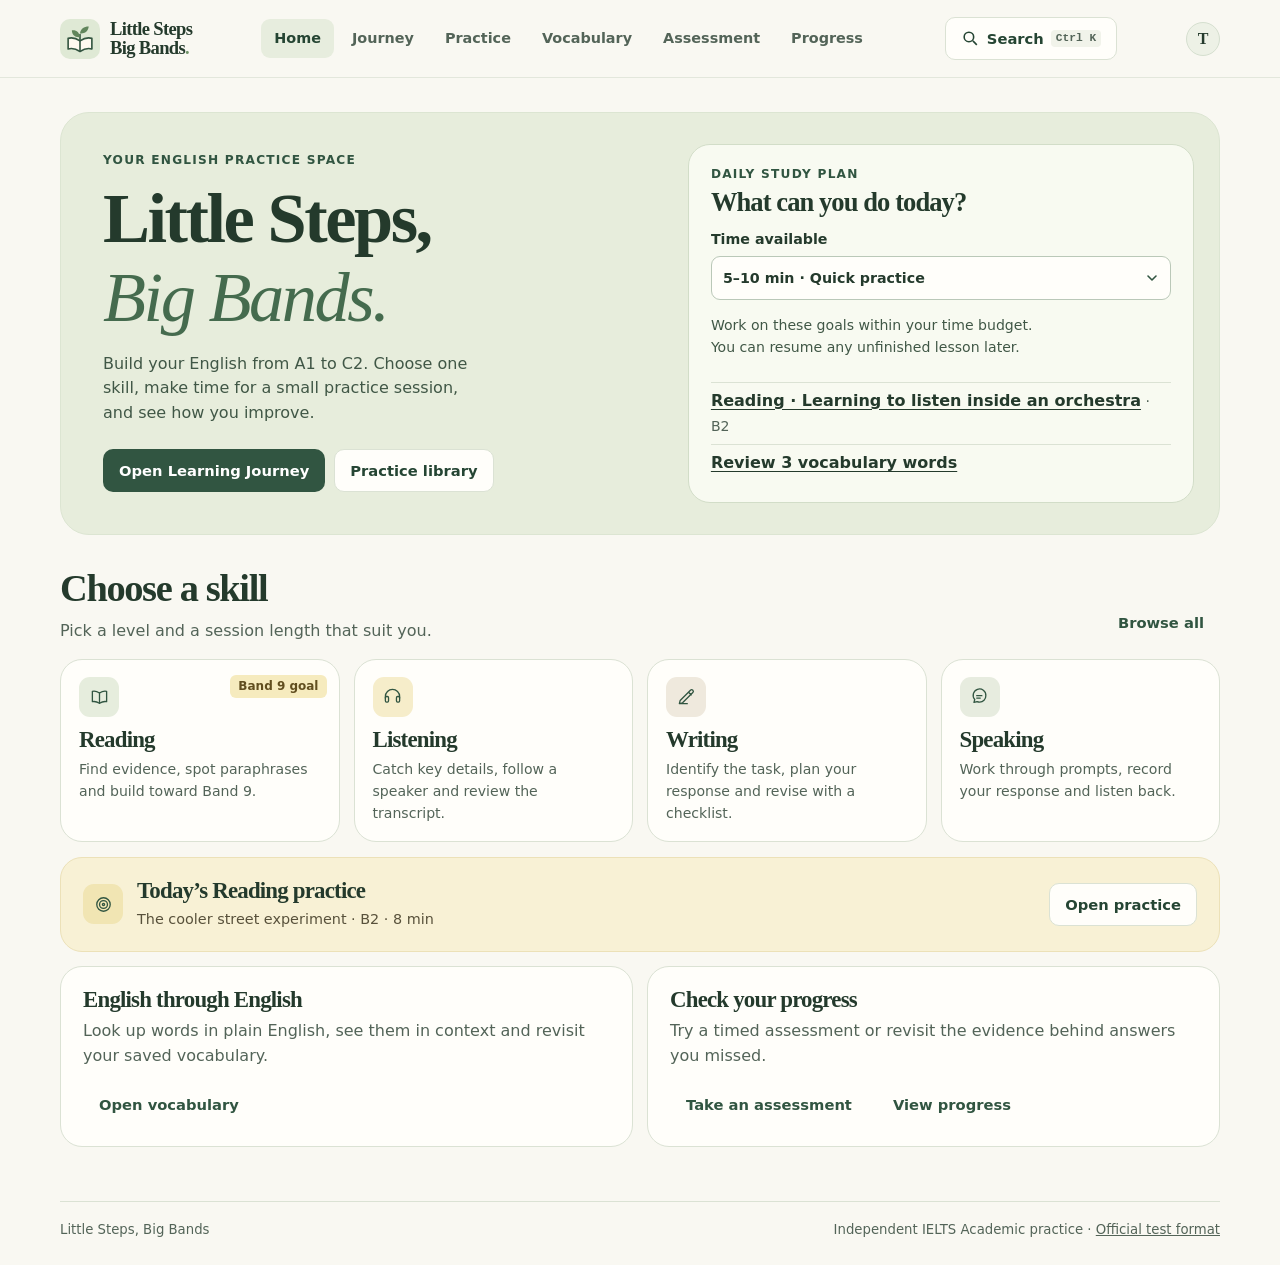
<file: index.html>
<!doctype html>
<html lang="en">
<head>
  <meta charset="utf-8">
  <meta name="viewport" content="width=device-width,initial-scale=1">
  <meta name="description" content="Your private IELTS Academic practice space, from everyday English to advanced skills.">
  <meta name="robots" content="noindex,nofollow">
  <title>Little Steps, Big Bands</title>
  <link rel="icon" type="image/svg+xml" href="icon.svg">
  <link rel="stylesheet" href="style.css">
  <script src="bank.js" type="module"></script>
  <script src="app.js" type="module"></script>
</head>
<body>
  <a href="#main" class="skip">Skip to content</a>
  <header class="site-header">
    <div class="shell top">
      <a class="brand" href="#home"><img src="icon.svg" alt="" width="40" height="40"><span>Little Steps<span class="brand-break">, </span><br>Big Bands<span class="brand-period">.</span></span></a>
      <nav id="primary" class="nav" aria-label="Main navigation"></nav>
      <button type="button" id="search-toggle" class="btn secondary search-toggle" aria-label="Search the website" aria-keyshortcuts="Control+K Meta+K">
        <svg width="17" height="17" viewBox="0 0 24 24" fill="none" stroke="currentColor" stroke-width="2" aria-hidden="true"><circle cx="10" cy="10" r="6"></circle><path d="m15 15 5 5"></path></svg>
        <span>Search</span><kbd>Ctrl K</kbd>
      </button>
      <div class="profile" title="Trang’s study space" aria-label="Trang’s study space">T</div>
    </div>
  </header>
  <main id="main" class="shell main" tabindex="-1"></main>
  <footer class="shell footer"><span>Little Steps, Big Bands</span><span>Independent IELTS Academic practice · <a href="https://ielts.org/take-a-test/test-types/ielts-academic-test/" target="_blank" rel="noopener">Official test format</a></span></footer>
  <dialog id="dialog" aria-labelledby="dialog-title"></dialog>
  <dialog id="global-search" aria-labelledby="global-search-title">
    <div class="search-row-head"><h2 id="global-search-title">Search Little Steps</h2><button type="button" class="btn secondary small" data-search-act="close">Close</button></div>
    <form class="global-search-form" role="search">
      <label class="field">Search words and lessons<input type="search" name="query" autocomplete="off" spellcheck="false" maxlength="128" placeholder="e.g. mitigate, solar power, Task 1"></label>
      <button class="btn" type="submit">Search</button>
    </form>
    <details class="search-filter-panel"><summary>Advanced filters</summary><div id="search-facets"></div>
      <button class="btn flat small" type="button" data-search-act="reset">Reset filters</button></details>
    <div id="global-results"></div>
  </dialog>
  <button type="button" id="selection-lookup" class="btn" hidden>Look up selection</button>
  <div id="toast" role="status" aria-live="polite"></div>
</body>
</html>
</file>
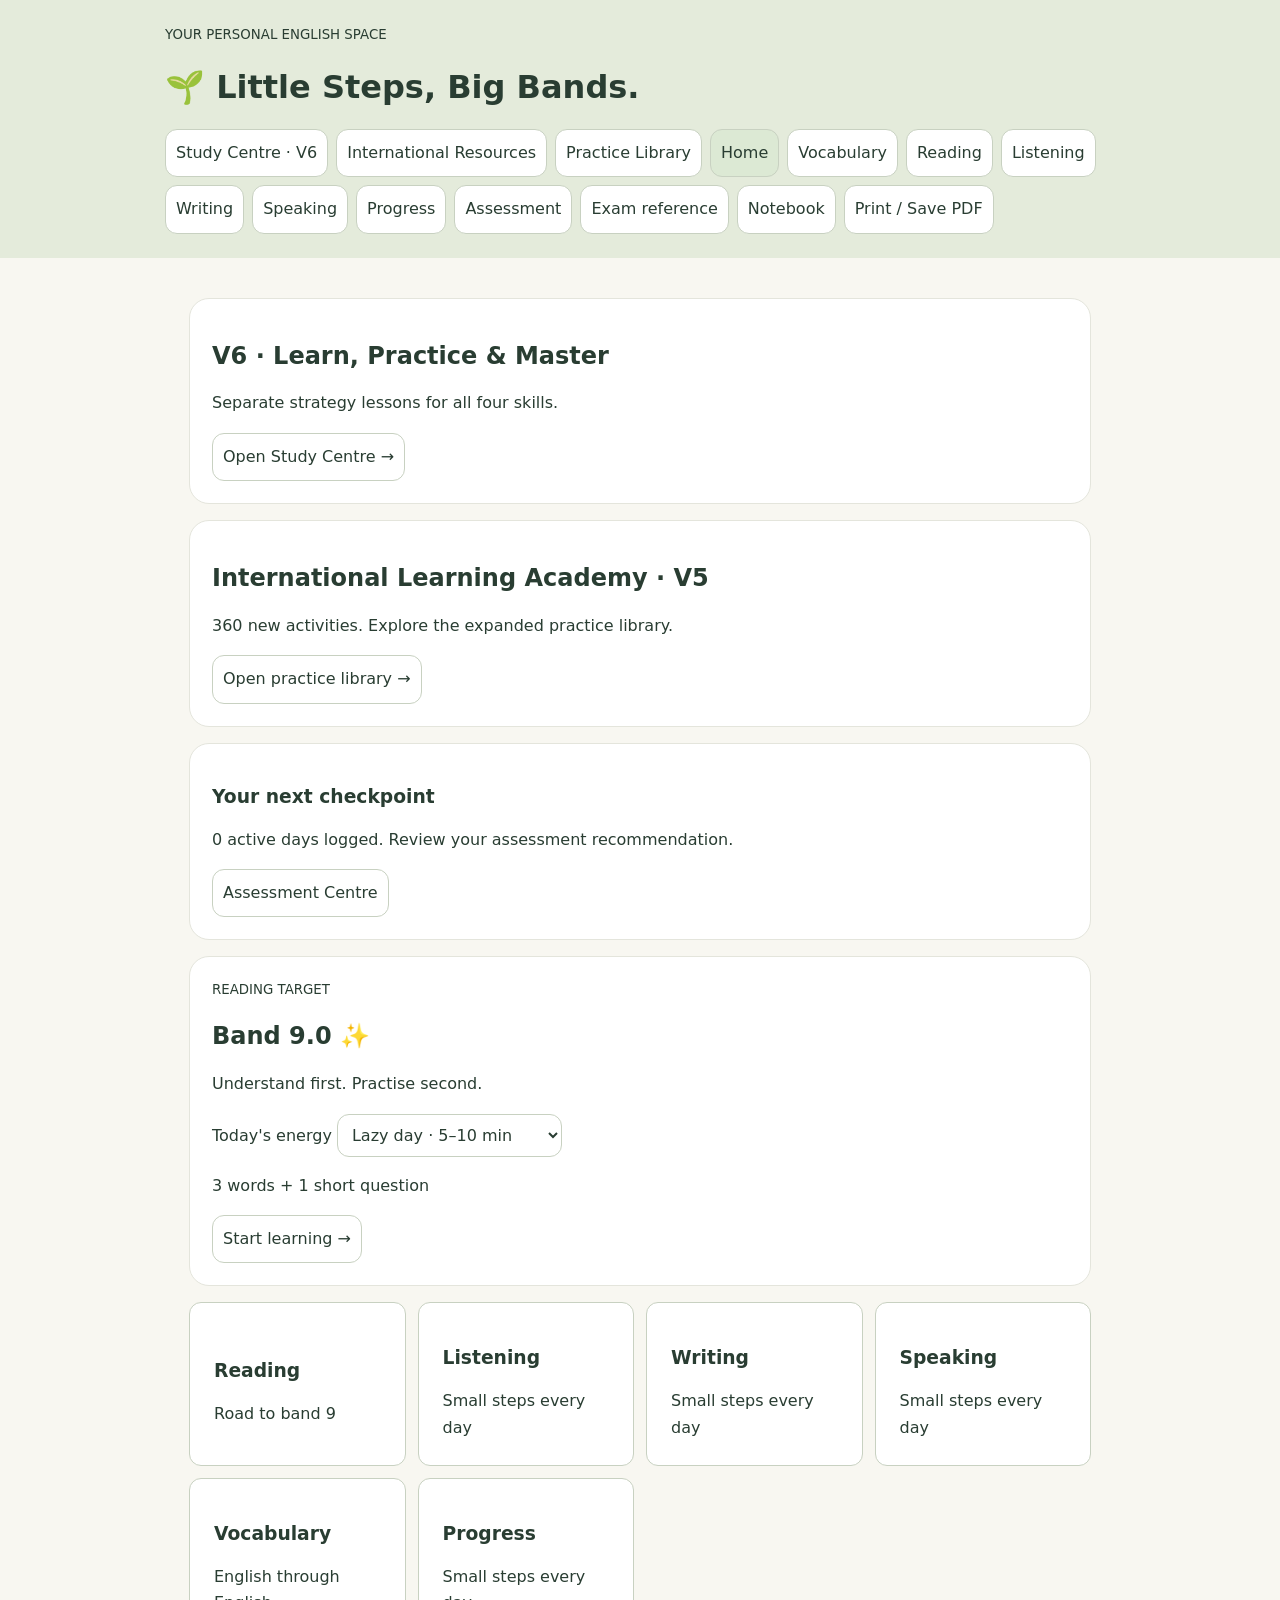
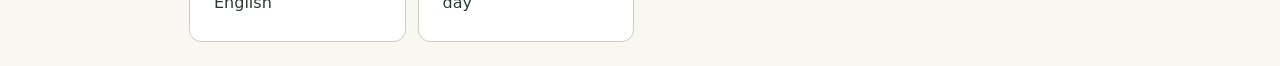
<file: index (1).html>
<!doctype html><html lang="en"><meta charset="utf-8"><meta name="viewport" content="width=device-width,initial-scale=1"><title>Little Steps, Big Bands</title><link rel="icon" type="image/svg+xml" href="data:image/svg+xml,%3Csvg%20xmlns%3D%22http%3A%2F%2Fwww.w3.org%2F2000%2Fsvg%22%20viewBox%3D%220%200%20100%20100%22%3E%3Crect%20width%3D%22100%22%20height%3D%22100%22%20rx%3D%2222%22%20fill%3D%22%23E5EDDC%22%2F%3E%3Cpath%20d%3D%22M12%2043%20Q32%2035%2050%2048%20Q68%2035%2088%2043%20L88%2079%20Q68%2072%2050%2085%20Q32%2072%2012%2079Z%22%20fill%3D%22%23FFFCED%22%20stroke%3D%22%2379966C%22%20stroke-width%3D%223%22%20stroke-linejoin%3D%22round%22%2F%3E%3Cpath%20d%3D%22M50%2048V84%20M50%2048V19%22%20stroke%3D%22%2379966C%22%20stroke-width%3D%223%22%20stroke-linecap%3D%22round%22%2F%3E%3Cpath%20d%3D%22M50%2036%20Q23%2036%2024%2012%20Q48%2012%2050%2036%22%20fill%3D%22%2394B57C%22%2F%3E%3Cpath%20d%3D%22M50%2027%20Q52%206%2077%208%20Q77%2029%2050%2027%22%20fill%3D%22%23648D58%22%2F%3E%3C%2Fsvg%3E"><style>*{box-sizing:border-box}body{margin:0;background:#f8f7f1;color:#293d32;font:16px/1.65 system-ui}header{padding:24px;background:#e4ebdb}main,header>div{max-width:950px;margin:auto}main{padding:24px}h1,h2,h3{line-height:1.25}button,select,input,textarea{font:inherit;border:1px solid #c8d1c1;border-radius:12px;padding:10px;background:white;color:inherit}button{cursor:pointer}button:hover,button.active{background:#dce9d4}nav{display:flex;gap:8px;flex-wrap:wrap}section,.card{background:white;border:1px solid #e4e5dc;border-radius:20px;padding:22px;margin:16px 0}.grid{display:grid;grid-template-columns:repeat(auto-fit,minmax(210px,1fr));gap:12px}.grid button{text-align:left;padding:24px}textarea{width:100%;min-height:140px}label{display:block;margin:8px 0}.muted{color:#657469} .good{color:#23703d}.bad{color:#a34434}progress{width:100%;accent-color:#71916b}svg{width:100%;max-width:460px}small{display:block}button:disabled{opacity:.5;cursor:default}.lookup-word{cursor:pointer}.lookup-word:hover{background:#e4ebdb;text-decoration:underline}#dictionaryPanel{position:fixed;right:16px;bottom:16px;width:min(420px,calc(100% - 32px));max-height:75vh;overflow:auto;background:white;border:1px solid #b8c8b0;border-radius:20px;padding:20px;box-shadow:0 8px 35px #0002;z-index:20}</style><header><div><small>YOUR PERSONAL ENGLISH SPACE</small><h1>🌱 Little Steps, Big Bands.</h1><nav id="nav"></nav></div></header><main><div id="app"></div></main><aside id="dictionaryPanel" hidden></aside><script>
const $=id=>document.getElementById(id), levels=['A1','A2','B1','B2','C1','C2'];let state;try{state=JSON.parse(localStorage.getItem('littleBandsV1'))||{}}catch{state={}};state={done:0,errors:[],drafts:{},known:[],level:'B2',...state};let page='Home',idx=0,def=0,unlocked=false;const save=()=>localStorage.setItem('littleBandsV1',JSON.stringify(state));const esc=s=>String(s).replace(/[&<>"']/g,c=>({'&':'&amp;','<':'&lt;','>':'&gt;','"':'&quot;',"'":'&#39;'}[c]));const words=[['borrow','A2','verb','To take something and give it back later.','To use something that belongs to someone else temporarily.','To obtain something on the understanding that it will be returned.','Can I borrow your pen?','borrow money'],['reliable','B1','adjective','You can trust it to work well.','Able to be trusted to do what is expected.','Consistently dependable in performance or accuracy.','We need a reliable source of information.','reliable evidence'],['reluctant','B2','adjective','You do not really want to do something.','Not willing to do something because you are unsure.','Unwilling or hesitant to take a particular action.','She was reluctant to accept the offer.','reluctant to admit'],['mitigate','C1','verb','To make a bad thing less bad.','To reduce the harmful effects of something.','To lessen the severity or adverse impact of something.','Trees can mitigate urban heat.','mitigate risks'],['ubiquitous','C2','adjective','You can see it almost everywhere.','Present in almost every place.','Appearing or existing virtually everywhere.','Smartphones have become ubiquitous.','ubiquitous technology'],['quiet','A1','adjective','Not loud.','Making little or no noise.','Characterised by an absence of significant noise.','The room is quiet.','a quiet place']];
const reading=[['Mia has a small garden. She grows tomatoes. She waters them every morning.','What does Mia grow?',['Tomatoes','Apples','Rice'],0,'She grows tomatoes.'],['The library opens at nine on weekdays. On Saturday it opens at ten. It is closed on Sunday.','When does the library open on Saturday?',['Nine','Ten','Eleven'],1,'On Saturday it opens at ten.'],['Many people cycle to work because it saves money. However, some avoid cycling when the roads are busy.','Why do some people avoid cycling?',['It is expensive','The roads are busy','They dislike exercise'],1,'Some avoid cycling when the roads are busy.'],['Urban trees provide shade and can reduce local temperatures. However, researchers caution that the benefits vary depending on tree species and the layout of streets.','All tree species provide identical cooling benefits.',['True','False','Not Given'],1,'The benefits vary depending on tree species. Identical contradicts vary.'],['Although remote work may reduce commuting emissions, its overall environmental impact remains uncertain. Increased domestic energy consumption could offset some of the gains.','Remote work always reduces total emissions.',['True','False','Not Given'],2,'The overall impact remains uncertain; the passage does not establish whether total emissions always decrease or not.'],['The apparent consensus masks a methodological discrepancy: studies relying on self-reported outcomes tend to yield more favourable estimates than those using independently verified measures.','What is the main implication?',['All studies are fraudulent','Measurement methods may influence findings','Independent measures are always inaccurate'],1,'The contrast between self-reported and independently verified outcomes indicates a methodological influence.']];
const listen=[['Hi, I am Anna. My class starts at nine.','What time does the class start?','nine'],['The bus to the museum leaves at ten thirty from gate four.','Which gate?','four'],['Hello, I would like to book a room for Friday. My surname is Parker.','Surname:','Parker'],['Receptionist: The workshop was originally planned for Tuesday, but it has been moved to Thursday. The fee is fifteen pounds.','New workshop day:','Thursday'],['The initial survey suggested that cost was the main barrier. Subsequent interviews, however, revealed that a lack of reliable transport was more significant.','Main barrier identified in interviews:','transport'],['Although the intervention initially appeared effective, its benefits diminished substantially once the researchers controlled for seasonal variation.','The researchers controlled for seasonal _____.','variation']];
const writing=[['Some people believe university education should be free for everyone. To what extent do you agree or disagree?',0],['Some people prefer working from home, while others prefer working in an office. Discuss both views and give your own opinion.',1],['More people are shopping online. What are the advantages and disadvantages of this development?',2],['Traffic congestion is increasing in many cities. What are the causes, and what measures can be taken to solve this problem?',3],['Many young people move abroad. Why does this happen? Is it a positive or negative development?',4],['The chart shows the percentage of commuters using bicycles in three cities in 2010 and 2020. Summarise the information by selecting and reporting the main features, and make comparisons where relevant.',5]];const types=['Opinion','Discussion','Advantages & disadvantages','Causes & solutions','Two-part question','Bar chart (Task 1)'];
const speaking=[['Picture description','Describe the scene. Who is there? What are they doing?'],['Compare pictures','Compare studying alone and studying with a friend. Which is more effective?'],['Picture storytelling','Tell a story: a person misses a bus, asks for help, and finally arrives.'],['Role-play','You booked a hotel room but it is too noisy. Ask for a solution.'],['IELTS Part 1','Do you enjoy reading? What kinds of books do you read?'],['IELTS Part 2','Describe a person who inspires you. Say who they are, how you know them, and why they inspire you.'],['IELTS Part 3 / Debate','Should governments spend more on public libraries than digital resources? Explain both sides.']];
function go(p){page=p;idx=0;unlocked=false;render()}function level(v){state.level=v;save();render()}function complete(ok,detail){logStudy(page,ok,detail);state.done++;if(!ok)state.errors.push(detail);save()}function speak(t){if(!('speechSynthesis'in window)){alert('Speech playback is unavailable in this browser.');return}speechSynthesis.cancel();let u=new SpeechSynthesisUtterance(t);u.lang='en-GB';u.rate=Number($('speed')?.value||1);speechSynthesis.speak(u)}function next(){idx++;unlocked=false;render()}function render(){ $('nav').innerHTML=['Home','Vocabulary','Reading','Listening','Writing','Speaking','Progress','Assessment'].map(p=>`<button class="${page===p?'active':''}" onclick="go('${p}')">${p}</button>`).join('');let l=levels.indexOf(state.level), head=`<label>Practice level <select onchange="level(this.value)">${levels.map(x=>`<option ${x===state.level?'selected':''}>${x}</option>`).join('')}</select></label>`,h='';if(page==='Home'){h=`<section><small>READING TARGET</small><h2>Band 9.0 ✨</h2><p>Understand first. Practise second.</p><label>Today's energy <select id="energy" onchange="$('mission').textContent=['3 words + 1 short question','5 words + reading + listening','Reading + listening + writing + speaking'][this.selectedIndex]"><option>Lazy day · 5–10 min</option><option>Normal day · 30 min</option><option>Power day · 60–90 min</option></select></label><p id="mission">3 words + 1 short question</p><button onclick="go('Vocabulary')">Start learning →</button></section><div class="grid">${['Reading','Listening','Writing','Speaking','Vocabulary','Progress'].map(p=>`<button onclick="go('${p}')"><h3>${p}</h3>${p==='Reading'?'Road to band 9':p==='Vocabulary'?'English through English':'Small steps every day'}</button>`).join('')}</div>`}else if(page==='Vocabulary'){let w=words.filter(w=>w[1]===state.level)[0];if(idx)w=words[(words.indexOf(w)+idx)%words.length];h=head+`<section><small>${w[1]} · ${w[2]}</small><h2>${w[0]} <button onclick="speak('${w[0]}')">🔊</button></h2><label>Definition difficulty <select onchange="def=Number(this.value);render()">${['A1–A2','B1–B2','C1–C2'].map((x,i)=>`<option value="${i}" ${i===def?'selected':''}>${x}</option>`).join('')}</select></label><h3>${w[3+def]}</h3><p>${w[6]}</p><p>Collocation: ${w[7]}</p><button onclick="state.known.push('${w[0]}');complete(true,'');next()">I've got it</button> <button onclick="complete(false,'Vocabulary: ${w[0]}');next()">Review later</button></section>`}else if(page==='Reading'){let r=reading[l];h=head+`<section><h2>Reading · Road to band 9</h2><p class="muted">Read the question, locate evidence, then check meaning.</p><p class="lookup-text">${r[0]}</p><h3>${r[1]}</h3>${r[2].map((x,i)=>`<label><input type="radio" name="answer" value="${i}"> ${x}</label>`).join('')}<button onclick="checkReading()">Check answer</button><p id="feedback"></p></section>`}else if(page==='Listening'){let r=listen[l];h=head+`<section><h2>Active listening</h2><p>Predict the answer type before listening.</p><label>Speed <select id="speed"><option value="1">Normal</option><option value="0.75">Slow</option></select></label><button onclick="speak(listen[${l}][0])">▶ Play audio</button> <button onclick="speechSynthesis.cancel()">Stop</button><h3>${r[1]}</h3><input id="answer" placeholder="Your answer"><button onclick="checkListening()">Check</button><p id="feedback"></p><details><summary>Transcript & shadowing (after answering)</summary><p class="lookup-text">${r[0]}</p><button onclick="speak(listen[${l}][0])">Listen and repeat</button></details><p>Next: replay, write what you hear, compare with transcript, then shadow.</p></section>`}else if(page==='Writing'){let w=writing[idx%writing.length];h=`<section><h2>Writing Studio</h2><small>Question ${idx%writing.length+1} · IELTS Academic style</small><p class="lookup-text">${w[0]}</p>${w[1]===5?'<svg viewBox="0 0 300 150"><path d="M25 5V125H290" fill="none" stroke="#333"/><g fill="#77946a"><rect x="45" y="85" width="22" height="40"/><rect x="125" y="65" width="22" height="60"/><rect x="205" y="95" width="22" height="30"/></g><g fill="#d9a86d"><rect x="69" y="55" width="22" height="70"/><rect x="149" y="35" width="22" height="90"/><rect x="229" y="65" width="22" height="60"/></g><g font-size="10"><text x="45" y="140">City A</text><text x="125" y="140">City B</text><text x="205" y="140">City C</text><text x="30" y="12">% (1px = 0.5%)</text></g></svg><p>Green: 2010 · Gold: 2020</p>':''}<h3>1. Identify the task</h3>${types.map((x,i)=>`<label><input type="radio" name="type" value="${i}" ${unlocked&&i===w[1]?'checked':''}> ${x}</label>`).join('')}<button onclick="checkWriting()">Unlock writing</button><p id="feedback"></p>${unlocked?`<h3>2. Plan your response</h3><textarea id="plan" placeholder="Topic, position, key ideas..." oninput="draft('plan',this.value)">${esc(state.drafts['plan'+idx]||'')}</textarea><h3>3. Write</h3><textarea id="essay" oninput="draft('essay',this.value);count()" placeholder="Write here...">${esc(state.drafts['essay'+idx]||'')}</textarea><p id="count"></p><h3>4. Self-review</h3>${['I answered every part of the task.','My ideas are organised and supported.','I checked vocabulary and grammar.'].map(x=>`<label><input type="checkbox"> ${x}</label>`).join('')}<button onclick="complete(true,'');next()">Save & next prompt</button>`:'<p>🔒 Planning and writing are locked.</p>'}<button onclick="next()">Skip to another prompt</button></section>`}else if(page==='Speaking'){let s=speaking[idx%speaking.length];h=head+`<section><small>${s[0]}</small><h2 class="lookup-text">${s[1]}</h2>${idx%7<3?scene(idx%7):''}<p>${l<2?'Use short sentences: who, what, where.':l<4?'Give reasons and examples.':'Develop nuanced ideas, compare perspectives and justify your position.'}</p><button onclick="timer(60)">1 min preparation</button> <button onclick="timer(120)">2 min speaking</button><h3 id="clock">00:00</h3><button onclick="record()">Record voice</button> <button onclick="stopRecord()">Stop recording</button><p id="recstatus"></p><audio id="playback" controls></audio><textarea placeholder="Notes / useful expressions" oninput="draft('speaking',this.value)">${esc(state.drafts['speaking'+idx]||'')}</textarea><button onclick="complete(true,'');next()">Finish & next prompt</button></section>`}else{h=`<section><h2>My progress</h2><p>Completed attempts: ${state.done}</p><p>Words marked known: ${new Set(state.known).size}</p><h3>Mistake notebook</h3>${state.errors.map(x=>`<p>• ${esc(x)}</p>`).join('')||'No mistakes recorded yet.'}<button onclick="exportData()">Export backup</button><label>Restore backup <input type="file" accept=".json" onchange="restore(this.files[0])"></label></section>`} $('app').innerHTML=h;if($('count'))count();enhanceDictionary()}
function scene(i){return `<svg viewBox="0 0 320 170" role="img" aria-label="Illustrated speaking prompt"><rect width="320" height="170" rx="15" fill="#e7efdf"/><circle cx="270" cy="30" r="18" fill="#efce83"/><path d="M0 130Q80 90 160 130T320 130V170H0" fill="#a9c69b"/>${(i===1?[75,235]:[90,155,220]).map((x,j)=>`<circle cx="${x}" cy="65" r="13" fill="#c58f72"/><path d="M${x} 80v35m-18-20 18-10 18 10m-18 20-12 25m12-25 12 25" stroke="${['#647d9b','#b77b83','#7a956b'][j]}" stroke-width="8" stroke-linecap="round"/>`).join('')}<rect x="110" y="118" width="90" height="12" rx="3" fill="#c69e72"/><text x="12" y="20" font-size="11" fill="#405844">${['A day in the park','Study together or alone','A journey'][i]}</text></svg>`}function checkReading(){let a=document.querySelector('[name=answer]:checked');if(!a)return;let r=reading[levels.indexOf(state.level)],ok=+a.value===r[3];complete(ok,'Reading: '+r[1]);$('feedback').textContent=(ok?'Correct! ':'Review: ')+r[4]}function checkListening(){let r=listen[levels.indexOf(state.level)],ok=$('answer').value.trim().toLowerCase()===r[2].toLowerCase();complete(ok,'Listening: '+r[1]);$('feedback').textContent=(ok?'Correct! ':'Answer: '+r[2])}function checkWriting(){let a=document.querySelector('[name=type]:checked');if(!a)return;let ok=+a.value===writing[idx%writing.length][1];complete(ok,'Writing recognition: '+writing[idx%writing.length][0]);if(ok){unlocked=true;render();$('feedback').textContent='Correct! Planning unlocked.'}else $('feedback').textContent='Try again. Look at the final instruction.'}function draft(k,v){state.drafts[k+idx]=v;save()}function count(){$('count').textContent=($('essay').value.trim().match(/\S+/g)||[]).length+' words'}let tick;function timer(s){clearInterval(tick);const show=()=>{if(!$('clock')){clearInterval(tick);return}$('clock').textContent=Math.floor(s/60)+':'+String(s%60).padStart(2,'0');if(s--<=0)clearInterval(tick)};show();tick=setInterval(show,1000)}let recorder,stream;async function record(){if(recorder?.state==='recording')return;try{stream=await navigator.mediaDevices.getUserMedia({audio:true});recorder=new MediaRecorder(stream);let chunks=[];recorder.ondataavailable=e=>chunks.push(e.data);recorder.onstop=()=>{clearInterval(tick);if($('playback'))$('playback').src=URL.createObjectURL(new Blob(chunks,{type:recorder.mimeType}));stream.getTracks().forEach(t=>t.stop());if($('recstatus'))$('recstatus').textContent='Recording ready for playback (not saved).'};recorder.start();clearInterval(tick);const started=performance.now();const elapsed=()=>{let c=$('clock');if(c){let t=Math.floor((performance.now()-started)/1000);c.textContent=Math.floor(t/60)+':'+String(t%60).padStart(2,'0')}};elapsed();tick=setInterval(elapsed,200);$('recstatus').textContent='● Recording…'}catch(e){$('recstatus').textContent='Microphone unavailable. Check browser permissions.'}}function stopRecord(){if(recorder?.state==='recording'){clearInterval(tick);recorder.stop()}}function exportData(){let a=document.createElement('a');a.href=URL.createObjectURL(new Blob([JSON.stringify(state)],{type:'application/json'}));a.download='ielts-backup.json';a.click()}async function restore(f){if(!f)return;try{let x=JSON.parse(await f.text());if(!Array.isArray(x.errors)||!Array.isArray(x.known)||typeof x.drafts!=='object'||!levels.includes(x.level))throw Error();state=x;save();render()}catch{alert('Invalid backup')}}
function bank(){return state.wordBank||(state.wordBank={})}
function enhanceDictionary(){document.querySelectorAll('.lookup-text').forEach(el=>{let t=el.textContent;el.innerHTML=esc(t).replace(/[A-Za-z]+(?:['’-][A-Za-z]+)*/g,w=>`<span class="lookup-word">${w}</span>`);el.title='Click a word to look it up, or select text to save it.';el.addEventListener('click',e=>{if(window.getSelection().toString().trim())return;if(e.target.classList.contains('lookup-word'))lookup(e.target.textContent,t,false)});el.addEventListener('mouseup',()=>{let sel=window.getSelection(),v=sel.toString().trim();if(v&&el.contains(sel.anchorNode)&&el.contains(sel.focusNode))lookup(v,t,true)})});if(page==='Vocabulary'){let el=document.createElement('section');el.innerHTML='<h2>My unknown words</h2><p>Words saved from your lessons. Select a word to review it.</p>'+Object.keys(bank()).map((w,i)=>`<p><button data-bank="${i}">${esc(w)}</button> <small>${esc(bank()[w].definition||'Definition pending')}</small></p>`).join('');$('app').append(el);el.querySelectorAll('[data-bank]').forEach(b=>b.onclick=()=>{let w=Object.keys(bank())[+b.dataset.bank];lookup(w,bank()[w].context,false)})}}
let lookupToken=0;async function lookup(raw,context,auto){let w=raw.trim().toLowerCase().replace(/^[^a-z]+|[^a-z]+$/g,'');if(!w||w.length>100)return;let token=++lookupToken;let entry=bank()[w]||{context,definition:''};if(auto){bank()[w]=entry;save()}let panel=$('dictionaryPanel');panel.hidden=false;panel.innerHTML=`<button id="dictClose" style="float:right">✕</button><small>ENGLISH–ENGLISH DICTIONARY</small><h2>${esc(w)}</h2><button id="dictSpeak">🔊 Listen</button> <button id="dictSave">${auto||bank()[w]?'✓ Saved':'Save unknown word'}</button><div id="dictResult">Looking up definition…</div><p><small>Original context</small>${esc(context)}</p><label>My simple English definition<textarea id="dictNote" style="min-height:65px">${esc(entry.simple||'')}</textarea></label><button id="dictNoteSave">Save definition & word</button>`;$('dictClose').onclick=()=>{panel.hidden=true;lookupToken++};$('dictSpeak').onclick=()=>speak(w);function store(){bank()[w]=entry;save();$('dictSave').textContent='✓ Saved'}$('dictSave').onclick=store;$('dictNoteSave').onclick=()=>{entry.simple=$('dictNote').value;store()};let local=words.find(x=>x[0]===w);if(local){entry.definition=local[4];entry.simple=entry.simple||local[3];entry.advanced=local[5];entry.pos=local[2]}else if(!entry.definition){try{let res=await fetch('https://api.dictionaryapi.dev/api/v2/entries/en/'+encodeURIComponent(w));if(!res.ok)throw Error();let data=await res.json(),d=data[0];entry.definition=d.meanings[0].definitions[0].definition;entry.pos=d.meanings[0].partOfSpeech;entry.ipa=d.phonetic||'';entry.extra=d.meanings.flatMap(m=>m.definitions.slice(0,2).map(x=>m.partOfSpeech+': '+x.definition)).slice(0,6)}catch{}}if(bank()[w]){bank()[w]=entry;save()}if(token!==lookupToken)return;$('dictNote').value=entry.simple||'';$('dictResult').innerHTML=entry.definition?`<p class="muted">${esc(entry.pos||'')} ${esc(entry.ipa||'')}</p>${entry.simple?'<h3>Easy definition</h3><p>'+esc(entry.simple)+'</p>':''}<h3>Dictionary definition</h3><p>${esc(entry.definition)}</p>${entry.advanced?'<p>'+esc(entry.advanced)+'</p>':''}${entry.extra?'<details><summary>Other meanings</summary>'+entry.extra.map(x=>'<p>'+esc(x)+'</p>').join('')+'</details>':''}`:'<p>No definition found. Internet may be unavailable, or this may be a phrase. You can save your own English definition below.</p>'}

const oldRender=render;
const topics=['library','community garden','museum','train station','sports centre','language school','market','science club','hotel','nature reserve'];
const days=['Monday','Tuesday','Wednesday','Thursday','Friday','Saturday','Sunday'];
const genres=['Descriptive','Narrative','Opinion','Argumentative','Cause & Effect','Problem & Solution','Compare & Contrast','Expository','Academic Report','Reflective'];
const lessons=[['Show, do not tell; use action verbs and sensory details.','She was nervous.','Her fingers trembled as she reached for the door.','Describe a busy market without using the word busy.'],['Set the scene, introduce a conflict, build to a climax and resolve it.','I lost my bag.','As the train pulled away, I realised my bag was still on the platform.','Tell a story about a surprising journey.'],['State your position; develop reasons with examples.','Technology is good.','Digital tools can widen access to education by making lessons available remotely.','Should schools limit phone use?'],['Make a claim, support it, acknowledge and rebut an opposing view.','Everyone should cycle.','Although cycling is impractical for some commuters, safe cycle lanes can reduce short car journeys.','Should cities restrict private cars?'],['Distinguish causes from effects; explain the mechanism.','Traffic causes problems.','Long commutes reduce the time workers can spend resting, which may increase fatigue.','Explain causes and effects of traffic congestion.'],['Identify a specific problem and propose feasible solutions.','Pollution is bad.','Cities could reduce roadside pollution by improving bus frequency.','How can cities reduce waste?'],['Use shared criteria and balanced comparisons.','Both are different.','Unlike online courses, classroom lessons offer immediate face-to-face interaction.','Compare online and classroom learning.'],['Define the topic, organise explanations, add examples.','Plants need things.','Plants use sunlight to convert water and carbon dioxide into sugars.','Explain how a community garden works.'],['Summarise major trends, compare figures, avoid personal opinions.','The number went up.','Attendance rose from 20 to 35, while the other group remained stable.','Describe attendance: A 20 to 35; B 30 to 30.'],['Describe an experience, analyse it, explain what you learned.','It was useful.','The experience revealed that I needed to plan more carefully before speaking.','Reflect on a difficult learning experience.']];
let mode='new', support='Guided', genre=0, current=null, mock=null, mt;
function history(){return state.history||(state.history=[])}
function logStudy(skill,ok,detail){history().push({date:new Date().toISOString().slice(0,10),skill,ok,detail});}
function keyFor(skill,n){return skill+'-'+state.level+'-'+n}
function attempts(){return state.attempts||(state.attempts={})}
function pick(skill,max){let ids=Array.from({length:max},(_,i)=>i),a=attempts();let pool=ids.filter(i=>mode==='new'?!a[keyFor(skill,i)]:mode==='review'?a[keyFor(skill,i)]:mode==='mistakes'?a[keyFor(skill,i)]?.ok===false:true);if(!pool.length)pool=ids;return pool[Math.floor(Math.random()*pool.length)]}
function controls(skill,max){return `<label>Level <select onchange="level(this.value)">${levels.map(x=>`<option ${x===state.level?'selected':''}>${x}</option>`).join('')}</select></label><label>Practice mode <select onchange="mode=this.value;current=null;render()">${['new','random','review','mistakes'].map(x=>`<option ${x===mode?'selected':''}>${x}</option>`).join('')}</select></label><button onclick="current=null;render()">Another practice</button> <small>${max} practice variants at this level · generated from built-in templates</small>`}
function listenItem(n,l){let place=topics[n%10],day=days[(n+l)%7],time=9+(n%4),fee=5+n+l,room=12+n;let base=`Welcome to the ${place}. Our next session is on ${day} at ${time} in the morning. The fee is ${fee} pounds. Please meet in room ${room}.`;if(l>=2)base+=` Although we originally planned an afternoon session, the morning is more convenient for most visitors.`;if(l>=4)base+=` Participants should register in advance, as capacity is limited and walk-in places cannot be guaranteed.`;let q=[['Which day is the session?',day],['What time does it start?',String(time)],['How much is the fee in pounds?',String(fee)],['Which room should visitors go to?',String(room)]];return {base,q}}
function finishL(){let item=listenItem(current,levels.indexOf(state.level)),score=0;item.q.forEach((q,i)=>{let ok=$('la'+i).value.trim().toLowerCase()===q[1].toLowerCase();score+=ok;logStudy('Listening',ok,q[0]);$('lf'+i).textContent=(ok?'Correct: ':'Answer: ')+q[1]});attempts()[keyFor('Listening',current)]={ok:score===4};state.done++;save();$('lt').hidden=false;$('ls').textContent=score+'/4';$('lc').disabled=true}
function speakingPrompt(n,l){let t=topics[n%10],kind=Math.floor(n/10);return [['Personal questions',`What do you like about a ${t}? How often do you visit one?`],['Picture description',`Describe the scene. Imagine it takes place near a ${t}.`],['Role-play',`You are visiting a ${t}. Ask a staff member for information and explain what you need.`],['Discussion',`Should local governments invest more in facilities such as a ${t}? Explain your view.`],['IELTS cue card',`Describe a memorable visit to a ${t}. Say when, where, who was with you and why it mattered.`]][kind]}
function finishS(){attempts()[keyFor('Speaking',current)]={ok:null};complete(true,'Speaking practice completed (not scored)');current=null;render()}
function supportBox(){let a=lessons[genre];return support==='Independent'?'':`<section><h3>${genres[genre]} toolkit</h3><p>${a[0]}</p>${support==='Guided'?`<p><b>Before:</b> ${a[1]}</p><p><b>Improved:</b> ${a[2]}</p><p>Notice the specific details and logical connections.</p>`:''}<label><input type="checkbox"> I applied the technique.</label><label><input type="checkbox"> I checked clarity and grammar.</label></section>`}
function academy(){return `<section><h2>Writing Academy</h2><label>Genre <select onchange="genre=+this.value;render()">${genres.map((x,i)=>`<option value="${i}" ${genre===i?'selected':''}>${x}</option>`).join('')}</select></label><label>Support <select onchange="support=this.value;render()">${['Guided','Supported','Independent'].map(x=>`<option ${x===support?'selected':''}>${x}</option>`).join('')}</select></label><p class="lookup-text">${lessons[genre][3]}</p>${supportBox()}<textarea placeholder="Practise here" oninput="state.drafts['academy'+genre]=this.value;save()">${esc(state.drafts['academy'+genre]||'')}</textarea><button onclick="complete(true,'Writing academy practice');alert('Saved')">Save practice</button></section>`}
function assessment(){let dates=new Set(history().map(x=>x.date)).size;return `<section><h2>Assessment Centre</h2><p>${dates} active learning days · ${history().length} logged activities</p><p>Recommended: ${dates>=30?'Extended diagnostic':dates>=14?'Four-skill progress check':dates>=7?'Weekly progress check':'Baseline check'}</p><button onclick="startMock(false)">Start short four-skill check</button> <button onclick="startMock(true)">Start extended four-skill simulation</button><p class="muted">Extended simulation uses 30/60/60/14 minute limits, but has fewer questions than official IELTS. Writing and Speaking require self-review.</p></section><section><h3>Assessment history</h3>${(state.tests||[]).map(t=>`<p>${esc(t.date)} · Listening ${t.l}/4 · Reading ${t.r}/6 · Writing/Speaking unscored</p>`).join('')||'No assessments yet.'}</section>`}
function startMock(full){mock={full,part:0,l:0,r:0,played:false,answers:{}};mockPart()}
function mockPart(){clearInterval(mt);let p=mock.part,mins=(mock.full?[30,60,60,14]:[5,10,15,5])[p];let h=`<section><small>ASSESSMENT · ${p+1}/4</small><h2>${['Listening','Reading','Writing','Speaking'][p]}</h2><h3 id="mclock"></h3>`;if(p===0){let a=listenItem(19,4);h+=`<button id="mplay" onclick="this.disabled=true;speak(listenItem(19,4).base)">Play once</button>`+a.q.map((q,i)=>`<label>${q[0]} <input id="ma${i}"></label>`).join('')}if(p===1)h+=reading.map((r,i)=>`<p>${esc(r[0])}</p><b>${esc(r[1])}</b>${r[2].map((x,j)=>`<label><input type="radio" name="mr${i}" value="${j}"> ${esc(x)}</label>`).join('')}`).join('');if(p===2)h+=`<p>Task 1: Attendance at a library rose from 200 to 350 between 2010 and 2020; museum attendance fell from 400 to 300. Summarise and compare.</p><textarea id="mw1"></textarea><p>Task 2: Some people believe public transport should be free. To what extent do you agree?</p><textarea id="mw2"></textarea>`;if(p===3)h+=`<p>Part 1: Tell me about your hometown and daily routine.</p><p>Part 2: Describe a useful skill you learned.</p><p>Part 3: How should education adapt to changes in technology?</p><button onclick="record()">Record</button> <button onclick="stopRecord()">Stop</button><p id="recstatus"></p><audio id="playback" controls></audio><textarea id="ms" placeholder="Self-review notes"></textarea>`; $('app').innerHTML=h+`<button onclick="submitMock()">Submit section</button></section>`;let end=Date.now()+mins*60000;let update=()=>{let t=Math.max(0,Math.ceil((end-Date.now())/1000));if(!$('mclock')){clearInterval(mt);return}$('mclock').textContent=Math.floor(t/60)+':'+String(t%60).padStart(2,'0');if(!t)submitMock()};update();mt=setInterval(update,1000)}
function submitMock(){clearInterval(mt);speechSynthesis.cancel();let p=mock.part;if(p===0)mock.l=listenItem(19,4).q.filter((q,i)=>$('ma'+i).value.trim().toLowerCase()===q[1].toLowerCase()).length;if(p===1)mock.r=reading.filter((r,i)=>Number(document.querySelector(`[name=mr${i}]:checked`)?.value)===r[3]).length;if(p===2)mock.w=[$('mw1').value,$('mw2').value];if(p===3){mock.s=$('ms').value;stopRecord();(state.tests||(state.tests=[])).push({...mock,date:new Date().toISOString().slice(0,10)});save();mock=null;render();return}mock.part++;mockPart()}
const oldGo=go;go=function(p){if(mock&&!confirm('Leave this assessment? Current test will be lost.'))return;mock=null;clearInterval(mt);current=null;oldGo(p)};const oldLevel=level;level=function(v){current=null;oldLevel(v)};
render=function(){oldRender();if(page==='Listening'){if(current===null)current=pick(page,30);let a=listenItem(current,levels.indexOf(state.level));$('app').innerHTML=controls(page,30)+`<section><h2>Listening practice ${current+1}</h2><p>Predict → listen → answer → check → shadow.</p><button onclick="speak(listenItem(current,levels.indexOf(state.level)).base)">Play audio</button>${a.q.map((q,i)=>`<label>${q[0]} <input id="la${i}"></label><p id="lf${i}"></p>`).join('')}<button id="lc" onclick="finishL()">Check answers</button><p id="ls"></p><div id="lt" hidden><p class="lookup-text">${a.base}</p><textarea placeholder="Dictation / shadowing notes"></textarea></div></section>`;enhanceDictionary()}if(page==='Speaking'){if(current===null)current=pick(page,50);let a=speakingPrompt(current,levels.indexOf(state.level));$('app').innerHTML=controls(page,50)+`<section><small>${a[0]}</small><h2 class="lookup-text">${a[1]}</h2>${a[0]==='Picture description'?scene(current%3):''}<p>${levels.indexOf(state.level)<2?'Use short sentences.':'Give reasons, examples and specific details.'}</p><button onclick="timer(60)">Prepare 1 min</button> <button onclick="timer(120)">Speak 2 min</button><h3 id="clock">00:00</h3><button onclick="record()">Record</button> <button onclick="stopRecord()">Stop</button><p id="recstatus"></p><audio id="playback" controls></audio><textarea placeholder="Notes" oninput="state.drafts[keyFor('Speaking',current)]=this.value;save()">${esc(state.drafts[keyFor('Speaking',current)]||'')}</textarea><button onclick="finishS()">Finish & next</button></section>`;enhanceDictionary()}if(page==='Writing'){let div=document.createElement('div');div.innerHTML=academy();$('app').prepend(div);div.querySelectorAll('.lookup-text').forEach(x=>x.classList.remove('lookup-text'))}if(page==='Assessment')$('app').innerHTML=assessment();if(page==='Home'){let d=document.createElement('section');d.innerHTML=`<h3>Your next checkpoint</h3><p>${new Set(history().map(x=>x.date)).size} active days logged. Review your assessment recommendation.</p><button onclick="go('Assessment')">Assessment Centre</button>`;$('app').prepend(d)}};


const v4render=render;
const official=[['IELTS Academic','https://ielts.org/take-a-test/test-types/ielts-academic-test'],['IELTS sample tests','https://ielts.org/take-a-test/preparation-resources/sample-test-questions/academic-test'],['Cambridge preparation','https://www.cambridgeenglish.org/learning-english/exam-preparation/'],['ETS TOEFL 2026','https://www.ets.org/toefl/test-takers/ibt/about/content.html?version=after-jan-2026'],['CEFR','https://www.coe.int/en/web/common-european-framework-reference-languages']];
const exams=['Pre-A1 Starters','A1 Movers','A2 Flyers','A2 Key','B1 Preliminary','B2 First','C1 Advanced','C2 Proficiency','IELTS Academic','TOEFL iBT 2026'];
const rtypes=['Multiple choice','True / False / Not Given','Yes / No / Not Given','Matching headings','Matching information','Matching features','Matching sentence endings','Sentence completion','Summary completion','Note completion','Table completion','Flow-chart completion','Diagram label completion','Short-answer questions'];
const passage='A. In 2022, a town converted an unused car park into a community garden. The council supplied tools, while volunteers planted vegetables. The project initially had 24 members.\n\nB. To reduce water consumption, the gardeners installed a rainwater tank. Water flows from the roof through a filter into the tank, then reaches the beds through a pipe. During the first summer, the garden used 30 percent less mains water than a comparable site.\n\nC. In my view, the greatest benefit is not the food produced but the social contact between neighbours. However, expansion should depend on local demand rather than a fixed national target.';
const rq=[['Who supplied tools?','The council','Volunteers','A university','A shop'],['The garden began with 24 members.','True','False','Not Given'],['The writer believes every town should have a fixed expansion target.','No','Yes','Not Given'],['Choose the best heading for B.','Saving water','Recruiting members','Selling vegetables'],['Which paragraph describes the initial membership?','A','B','C'],['Match the council to its contribution.','Tools','Vegetables','Roof'],['Water reaches the beds through …','a pipe','a roof','a volunteer'],['The project began with ___ members.','24'],['The tank helped reduce consumption of ___ water.','mains'],['Initial membership: ___ people.','24'],['Water saving compared with another site: ___ percent.','30'],['Roof → filter → ___ → pipe.','tank'],['Label the container between filter and pipe.','tank'],['What was the site previously used as?','car park']];
let rt=0, wt=0, lt=0; const wtypes=['Line graph','Bar chart','Pie chart','Table','Map','Process diagram','Mixed charts'];
function visual(n){let base='<svg viewBox="0 0 420 210" role="img" aria-label="Original practice diagram" xmlns="http://www.w3.org/2000/svg">';if(n===4)return base+`<g fill="#e5eddb" stroke="#526a58"><rect x="10" y="25" width="190" height="160"/><rect x="220" y="25" width="190" height="160"/></g><g font-size="12" fill="#263c32"><text x="65" y="17">2010</text><text x="280" y="17">2025</text><text x="25" y="60">Car park</text><text x="25" y="150">Library</text><text x="235" y="60">Garden</text><text x="235" y="150">Library</text><text x="320" y="100">Cafe</text></g><path d="M10 110H200 M220 110H410" stroke="#949b91" stroke-width="12"/></svg>`;if(n===5)return base+`<g fill="#e5eddb" stroke="#526a58"><rect x="10" y="70" width="85" height="55"/><rect x="115" y="70" width="85" height="55"/><rect x="220" y="70" width="85" height="55"/><rect x="325" y="70" width="85" height="55"/></g><g font-size="12"><text x="30" y="100">Roof</text><text x="135" y="100">Filter</text><text x="240" y="100">Tank</text><text x="345" y="100">Beds</text><text x="97" y="100">→</text><text x="202" y="100">→</text><text x="307" y="100">→</text></g></svg>`;if(n===3)return '<table><tr><th>Year</th><th>Bus</th><th>Rail</th></tr><tr><td>2010</td><td>20%</td><td>30%</td></tr><tr><td>2020</td><td>40%</td><td>50%</td></tr></table>';if(n===2)return base+'<circle cx="110" cy="100" r="75" fill="#84a786"/><path d="M110 100 L110 25 A75 75 0 0 1 110 175 Z" fill="#e6bb68"/><text x="220" y="80">Bus: 50%</text><text x="220" y="110">Rail: 50%</text></svg>';return base+`<path d="M45 15V170H400" fill="none" stroke="#53665b"/><g font-size="11"><text x="5" y="40">60%</text><text x="5" y="105">30%</text><text x="25" y="170">0</text><text x="90" y="193">2010</text><text x="300" y="193">2020</text></g>${n===0?'<path d="M110 120L320 70" stroke="#4c8965" stroke-width="4"/><path d="M110 95L320 45" stroke="#bc873b" stroke-width="4"/>':'<g fill="#4c8965"><rect x="90" y="120" width="32" height="50"/><rect x="290" y="70" width="32" height="100"/></g><g fill="#bc873b"><rect x="125" y="95" width="32" height="75"/><rect x="325" y="45" width="32" height="125"/></g>'}${n===6?'<path d="M110 95L320 45" stroke="#263c32" stroke-width="3" stroke-dasharray="5 4"/>':''}<text x="190" y="20" font-size="11">Bus (green) · Rail (gold)</text></svg>`}
function options(a,n){return a.map((x,i)=>`<option value="${i}" ${i===n?'selected':''}>${esc(x)}</option>`).join('')}
function reading4(){let q=rq[rt],choices=q.slice(1);return `<section><small>IELTS-STYLE MICRO PRACTICE · ORIGINAL · NOT A FULL TEST</small><h2>Reading question types</h2><select onchange="rt=+this.value;render()">${options(rtypes,rt)}</select><p class="tip">Read the instruction, predict the answer type, locate evidence, check meaning and spelling.</p><p class="lookup-text" style="white-space:pre-line">${passage}</p>${rt===12?visual(5).replace('>Tank<','> ? <'):rt===11?'<p>Roof → Filter → ____ → Pipe</p>':rt===10?'<table><tr><th>Measure</th><th>Result</th></tr><tr><td>Water saving (%)</td><td>____</td></tr></table>':''}<p>${esc(q[0])}</p>${choices.length>1?`<select id="r4a"><option value="">Choose</option>${[...choices].sort().map(x=>`<option>${esc(x)}</option>`).join('')}</select>`:'<p>Use no more than two words and/or a number.</p><input id="r4a">'} <button onclick="check4('Reading',rq[rt][1], 'r4a','r4f')">Check</button><div id="r4f"></div></section>`}
function check4(skill,answer,id,out){let v=$(id).value.trim(),ok=v.toLowerCase()===answer.toLowerCase();complete(ok,skill+': '+v+' → '+answer);$(out).innerHTML=`<p class="${ok?'good':'bad'}">${ok?'Correct':'Review this answer'} · ${esc(answer)}</p><p class="important">NOTE: Compare the wording with the source, not outside knowledge.</p>`;}
function writing4(){return `<section><small>IELTS ACADEMIC TASK 1 · ORIGINAL VISUAL DRILLS</small><h2>Visual writing academy</h2><select onchange="wt=+this.value;render()">${options(wtypes,wt)}</select>${visual(wt)}<p>Summarise the main features and make comparisons where relevant.</p><label>Identify the visual type first <select id="wguess"><option value="">Choose</option>${options(wtypes,-1)}</select></label><button onclick="if($('wguess').value==String(wt)){$('wbody').hidden=false;$('wg').textContent='Correct'}else $('wg').textContent='Try again'">Unlock writing</button><p id="wg"></p><div id="wbody" hidden><p class="tip">${wt===4?'Compare locations and changes; use accurate spatial language.':wt===5?'Identify the first and final stages; use sequence language.':'Identify the main patterns, then group and compare figures.'}</p><p class="important">NOTE: Do not invent reasons or data.</p><label>Overview and plan<textarea oninput="state.drafts['visualplan'+wt]=this.value;save()">${esc(state.drafts['visualplan'+wt]||'')}</textarea></label><label>Response (150+ words; target 20 min)<textarea oninput="state.drafts['visual'+wt]=this.value;save();$('wc4').textContent=this.value.trim().split(/\\s+/).filter(Boolean).length">${esc(state.drafts['visual'+wt]||'')}</textarea></label><p>Word count: <span id="wc4">—</span></p><button onclick="timer(1200)">20 min</button><span id="clock">00:00</span><p>Self-review: task achievement · coherence · vocabulary · grammatical accuracy.</p></div></section>`}
function listening4(){let transcript='Enter the park from the south. The cafe is to your left, and the information desk is immediately to your right. Continue north to reach the lake.';return `<section><small>IELTS LISTENING · MAP LABELLING · SYNTHETIC AUDIO</small><h2>Map practice</h2><svg viewBox="0 0 320 200"><rect x="15" y="15" width="290" height="170" fill="#e5eddb"/><path d="M160 185V50" stroke="#aaa" stroke-width="20"/><ellipse cx="160" cy="40" rx="45" ry="20" fill="#9ccad7"/><rect x="30" y="110" width="65" height="40" fill="white"/><rect x="225" y="110" width="65" height="40" fill="white"/><text x="55" y="135">A</text><text x="250" y="135">B</text><text x="145" y="45">Lake</text><text x="130" y="198">Entrance</text></svg><p>Predict the direction words, then listen.</p><button onclick="speak('${transcript}')">Play</button><label>Which location is the cafe? <input id="l4a"></label><button onclick="check4('Listening','A','l4a','l4f');$('l4t').hidden=false">Check</button><div id="l4f"></div><p id="l4t" hidden class="lookup-text">${transcript}</p></section>`}
function notes4(){let notes=state.notes4||[];return `<section><h2>My colour notebook</h2><select id="nc"><option value="#b52d32">Important / mistake · red</option><option value="#26703c">Correct · green</option><option value="#265ba4">Grammar · blue</option><option value="#8051a6">Vocabulary · purple</option><option value="#946214">Strategy · gold</option></select><textarea id="nt" placeholder="Your note"></textarea><button onclick="if($('nt').value.trim()){(state.notes4||(state.notes4=[])).push({text:$('nt').value,color:$('nc').value});save();render()}">Save note</button>${notes.map((n,i)=>`<p style="color:${/^#[0-9a-f]{6}$/i.test(n.color)?n.color:'#333'}">${esc(n.text)} <button onclick="state.notes4.splice(${i},1);save();render()">Delete</button></p>`).join('')}<h3>Recorded mistakes</h3>${state.errors.map(x=>`<p class="important">${esc(x)}</p>`).join('')}</section>`}
function standards4(){return `<section><h2>Exam reference centre</h2><p>Choose a target. This saves your preference; the legacy general exercises are not automatically calibrated to that exam.</p><select onchange="state.exam=exams[+this.value];save()">${options(exams,Math.max(0,exams.indexOf(state.exam||'IELTS Academic')))}</select><h3>IELTS Academic</h3><p>Reading: 40 questions, 60 min. Listening: 40 questions, about 30 min. Writing: two tasks, 60 min. Speaking: three parts, 11–14 min.</p><h3>TOEFL iBT 2026</h3><p>Reading: word completion and daily-life/academic texts. Listening: responses, conversations, announcements and talks. Writing: sentence building, email and academic discussion. Speaking: repetition and interview. Adaptive official-test simulation is not implemented.</p><h3>Official resources</h3>${official.map(x=>`<p><a href="${x[1]}" target="_blank" rel="noopener">${x[0]}</a></p>`).join('')}<p>Cambridge and CEFR links are reference resources, not a validated curriculum. All local tasks are original practice.</p></section>`}
render=function(){v4render();const n=$('nav');for(const x of ['Exam reference','Notebook']){let b=document.createElement('button');b.textContent=x;b.onclick=()=>go(x);n.append(b)}if(page==='Exam reference')$('app').innerHTML=standards4();if(page==='Notebook')$('app').innerHTML=notes4();if(page==='Reading')$('app').insertAdjacentHTML('afterbegin',reading4());if(page==='Listening')$('app').insertAdjacentHTML('afterbegin',listening4());if(page==='Writing')$('app').insertAdjacentHTML('afterbegin',writing4());if(page==='Speaking')$('app').insertAdjacentHTML('afterbegin',`<section><h2>Visual speaking extension</h2>${visual(4)}<p>Compare the two plans. Explain what changed and give directions from the library to the cafe.</p>${visual(0)}<p>Summarise the data orally. These are general speaking drills, not IELTS Speaking question types.</p></section>`);if(page==='Assessment')$('app').insertAdjacentHTML('afterbegin',`<section><p class="important">These are short diagnostic simulations, not full official mocks. Use the official sample tests in Exam reference for complete practice.</p></section>`);let b=document.createElement('button');b.textContent='Print / Save PDF';b.onclick=()=>window.print();n.append(b);enhanceDictionary()};
render();

const V5topics=[["Education", "Retrieval practice", "Recalling information without looking at notes can strengthen later recall. Feedback helps learners identify gaps.", "What helps learners identify gaps?", "Feedback", "Re-reading alone", "Longer breaks"], ["Psychology", "Working memory", "Working memory holds information temporarily while people carry out a task. Its capacity is limited, so complex instructions can be difficult to follow.", "Why can complex instructions be difficult?", "Limited capacity", "Unlimited storage", "Lack of vision"], ["Environment", "Urban trees", "Trees provide shade and release water through their leaves. Both processes can help cool streets, although results depend on local conditions.", "Which process besides shade helps cool streets?", "Water release", "Road construction", "Artificial lighting"], ["Technology", "Data privacy", "Collecting only necessary information reduces the amount of personal data exposed if a system is compromised. This approach is called data minimisation.", "What does data minimisation reduce?", "Unnecessary personal data", "Internet speed", "Screen size"], ["Economics", "Opportunity cost", "Choosing one option often means giving up another. Opportunity cost is the value of the best alternative forgone, not necessarily the money spent.", "What is opportunity cost?", "Value of the best alternative forgone", "Total money spent", "All possible alternatives combined"], ["Business", "Customer retention", "A company may improve retention by resolving complaints promptly and consistently. Retention measures whether customers continue using its services.", "What does retention measure?", "Continued use of services", "Number of employees", "Office size"], ["Science", "Experimental controls", "A control group provides a comparison for an experimental group. Without a suitable comparison, researchers may struggle to attribute changes to an intervention.", "Why use a control group?", "To provide a comparison", "To guarantee success", "To remove all uncertainty"], ["Health", "Sleep routines", "Regular sleep schedules can support the body's daily rhythms. Bright light late in the evening may interfere with the timing of sleep.", "What may interfere with sleep timing?", "Bright evening light", "Regular schedules", "Morning routines"], ["History", "Primary sources", "Letters written during an event are primary sources. They can reveal contemporary perspectives but may also reflect the writer's biases.", "What limitation can letters have?", "Writer bias", "No contemporary perspective", "Guaranteed accuracy"], ["Geography", "River flooding", "Flood risk depends on rainfall, land use and drainage. Paved surfaces can increase runoff because less water enters the soil.", "Why can paving increase runoff?", "Less water enters soil", "Rainfall stops", "Rivers disappear"], ["Linguistics", "Language variation", "Speakers adjust their language according to context and audience. Variation is not necessarily evidence of poor language ability.", "What can influence language choice?", "Context and audience", "Only spelling", "Only age"], ["Sociology", "Social networks", "Social networks can provide practical support and information. However, access to useful connections is not distributed equally.", "What is unequally distributed?", "Access to useful connections", "All information equally", "The definition of support"], ["Architecture", "Passive cooling", "Building orientation and ventilation can reduce the need for mechanical cooling. Their effectiveness depends on climate and design.", "What influences effectiveness?", "Climate and design", "Building name", "Furniture colour alone"], ["Finance", "Diversification", "Holding different investments can reduce exposure to the failure of a single asset. It does not eliminate every form of financial risk.", "What does diversification not eliminate?", "Every financial risk", "All investment choices", "The need for assets"], ["Research", "Sampling bias", "A sample that excludes important groups may produce misleading estimates. Increasing its size does not necessarily correct the exclusion.", "What may remain despite a larger sample?", "Exclusion of groups", "Perfect representation", "Guaranteed accuracy"], ["Arts", "Public art", "Public art can encourage discussion about shared spaces. Different audiences may interpret the same work in different ways.", "What can differ between audiences?", "Interpretation", "The physical artwork itself", "The location of the artwork"], ["Law", "Legal precedent", "Courts may consider earlier decisions when deciding similar cases. The authority of a precedent depends on the legal system and court hierarchy.", "What affects authority?", "Legal system and court hierarchy", "Length of the judgment alone", "The weather"], ["Transport", "Public transport", "Reliable services can make public transport more attractive. Frequency alone may not help if connections are poorly coordinated.", "What can limit the benefit of frequency?", "Poorly coordinated connections", "Reliable services", "Clear timetables"], ["Food", "Food waste", "Planning meals before shopping can reduce unnecessary purchases. Proper storage can also extend the usable life of some foods.", "What can reduce unnecessary purchases?", "Meal planning", "Buying without a list", "Ignoring storage"], ["Media", "Source verification", "A claim repeated by many accounts may still originate from one unreliable source. Independent corroboration is more informative than repetition alone.", "What is more informative than repetition?", "Independent corroboration", "More identical posts", "A larger font"]];
const V5resources=[['Cambridge English','https://www.cambridgeenglish.org/learning-english/'],['Oxford University Language Centre','https://www.lang.ox.ac.uk/'],['Oxford University Press','https://elt.oup.com/'],['Harvard Writing Center','https://writingcenter.fas.harvard.edu/'],['Pearson / Longman','https://www.pearson.com/languages/'],['British Council','https://learnenglish.britishcouncil.org/'],['Purdue OWL','https://owl.purdue.edu/'],['Khan Academy','https://www.khanacademy.org/'],['MIT OpenCourseWare','https://ocw.mit.edu/'],['OpenStax','https://openstax.org/'],['BBC Learning English','https://www.bbc.co.uk/learningenglish/'],['TED','https://www.ted.com/'],['IELTS','https://ielts.org/'],['ETS TOEFL','https://www.ets.org/toefl.html']];
const V5bank=[];function v5add(program,skill,topic,title,body,q,answer,choices=[],kind='Original micro-practice',audio=''){V5bank.push({id:'V5-'+String(V5bank.length+1).padStart(4,'0'),program,skill,topic,title,body,q,answer,choices,kind,audio})}
for(const [topic,title,body,q,a,b,c] of V5topics){v5add('Academic English','Reading',topic,title,body,q,a,[a,b,c]);v5add('Academic English','Listening',topic,title,'Listen to the short academic explanation.',q,a,[a,b,c],'Original micro-practice',body);v5add('Academic English','Writing',topic,title,'Write 120–180 words. Define the concept, explain its importance and give an example.','How could '+title.toLowerCase()+' be applied in a real situation?',null);v5add('Academic English','Speaking',topic,title,'Speak for 1–2 minutes. Explain the concept, give an example and discuss a limitation.','What should a beginner understand about '+title.toLowerCase()+'?',null);v5add('Academic English','Vocabulary',topic,title,body,'Explain the term “'+title+'” in your own words, then use it in a new sentence.',null);v5add('Research & Critical Thinking','Writing',topic,title,body,'Propose a research question, a way to collect evidence and one possible limitation.',null);v5add('Exam Preparation','Writing',topic,title,'IELTS-style independent essay prompt; not an official exam.','Some people believe schools should teach more about '+title.toLowerCase()+'. To what extent do you agree or disagree?',null);}
const mathContexts=[['shop','notebooks'],['office','folders'],['cafe','cups'],['school','pens'],['warehouse','boxes'],['studio','prints'],['library','labels'],['hotel','towels'],['clinic','gloves'],['market','bags']];
for(let j=0;j<10;j++)for(let k=1;k<=10;k++){let [place,item]=mathContexts[j],price=10+2*j+k,qty=2+k,discount=5*(1+(j+k)%5);v5add('Business Mathematics','Math','Finance','Invoice '+(j+1)+' / '+k,`A ${place} orders ${qty} ${item} at $${price} each. A ${discount}% discount applies to the total.`,`Calculate the final invoice in dollars (numbers only).`,(qty*price*(100-discount)/100).toFixed(2),[],'Generated numerical variant');}
const verbs=[['study','studies','studied'],['work','works','worked'],['visit','visits','visited'],['watch','watches','watched'],['carry','carries','carried'],['play','plays','played'],['finish','finishes','finished'],['clean','cleans','cleaned'],['open','opens','opened'],['help','helps','helped']];const people=['Mia','Leo','Anna','Sam','Noah','Emma','Lily','Ben','Ava','Jack'];
for(let j=0;j<10;j++)for(let k=0;k<10;k++){let [v,s,p]=verbs[k],past=(j+k)%2===0;v5add('General English','Grammar','Daily life',past?'Past simple':'Present simple',`${people[j]} ___ ${past?'yesterday':'every day'}. (${v})`,'Choose the correct verb.',past?p:s,[v,s,p],'Generated grammar variant');}
const biz=[['Late delivery','A supplier has missed an agreed delivery date.','Request a revised delivery date and explain the impact politely.'],['Meeting agenda','Your team has 30 minutes to discuss a new project.','Write an agenda with priorities and time allocations.'],['Customer complaint','A customer received the wrong item.','Apologise and offer a practical resolution.'],['Budget proposal','Your department needs new equipment.','Explain the costs, benefits and alternatives.'],['Job interview','You are applying for a team leader position.','Describe a challenge and how you resolved it.'],['Negotiation','A supplier proposes a price increase.','Suggest a compromise and justify it.'],['Project update','A project is behind schedule.','Explain the cause and propose next steps.'],['Networking','You meet a potential business partner.','Introduce your work and ask relevant questions.'],['Feedback','A colleague needs help meeting deadlines.','Give constructive feedback respectfully.'],['Presentation','Sales have fallen this quarter.','Explain possible causes and propose actions.']];for(const [t,b,q] of biz){for(const s of ['Writing','Speaking'])v5add('Business English',s,'Business',t,b,q,null)}
let v5filter={program:'All',skill:'All',topic:'All',status:'All',query:''},v5id=null;function v5records(){return state.v5records||(state.v5records={})}function v5pool(){return V5bank.filter(x=>Object.entries(v5filter).every(([k,v])=>v==='All'||v===''||(k==='query'?Object.values(x).join(' ').toLowerCase().includes(v.toLowerCase()):k==='status'?(v==='New'?!v5records()[x.id]:v==='Review'?v5records()[x.id]?.ok===false:!!v5records()[x.id]):x[k]===v)))}function v5change(k,v){v5filter[k]=v;v5id=null;render()}function v5move(d){let a=v5pool();if(!a.length)return;let i=a.findIndex(x=>x.id===v5id);v5id=a[(i+d+a.length)%a.length].id;render()}function v5pick(daily=false){let a=v5pool();if(!a.length)return;let fresh=a.filter(x=>!v5records()[x.id]);if(!daily&&fresh.length)a=fresh;let n=daily?Math.floor(Date.UTC(new Date().getFullYear(),new Date().getMonth(),new Date().getDate())/86400000):Math.floor(Math.random()*a.length);v5id=a[n%a.length].id;render()}
function v5check(){let x=V5bank.find(x=>x.id===v5id),v=$('v5answer').value.trim();if(!v)return;let ok=x.answer===null?null:x.skill==='Math'?Number.isFinite(Number(v))&&Math.abs(Number(v)-Number(x.answer))<0.00001:v.toLowerCase()===x.answer.toLowerCase();v5records()[x.id]={ok,answer:v,date:new Date().toISOString()};if(ok===false)state.errors.push(x.id+': '+v+' → '+x.answer);logStudy(x.skill,ok!==false,x.id+(ok===null?' (unscored)':''));save();$('v5feedback').textContent=ok===null?'Saved for self-review; not automatically scored.':(ok?'Correct. ':'Try again. ')+'Answer: '+x.answer;}
function v5select(k,values){return `<label>${k} <select onchange="v5change('${k}',this.value)">${['All',...values].map(v=>`<option ${v5filter[k]===v?'selected':''}>${esc(v)}</option>`).join('')}</select></label>`}
function v5library(){let a=v5pool(),x=a.find(x=>x.id===v5id)||a[0];v5id=x?.id||null;let count=Object.keys(v5records()).length;return `<section><small>V5 · INTERNATIONAL LEARNING ACADEMY</small><h2>Practice library</h2><p>${V5bank.length} local activities · ${count} attempted · original short tasks and generated variants, not full exam papers.</p><div class="grid">${['program','skill','topic'].map(k=>v5select(k,[...new Set(V5bank.map(x=>x[k]))])).join('')}${v5select('status',['New','Attempted','Review'])}</div><label>Search <input value="${esc(v5filter.query)}" onchange="v5change('query',this.value)"></label><button onclick="v5pick(true)">Daily practice</button> <button onclick="v5pick()">Shuffle / prefer unseen</button><p>${a.length} matching activities</p>${x?`<label>Choose activity <select onchange="v5id=this.value;render()">${a.map(y=>`<option value="${y.id}" ${y.id===x.id?'selected':''}>${y.id} · ${esc(y.title)}</option>`).join('')}</select></label><button onclick="v5move(-1)">← Previous</button> ${a.indexOf(x)+1}/${a.length} <button onclick="v5move(1)">Next →</button>`:'<p>No matching activities. Change filters.</p>'}</section>${x?`<section><small>${x.id} · ${x.kind} · ${x.program} · ${x.skill}</small><h2>${esc(x.title)}</h2><p class="lookup-text">${esc(x.body)}</p>${x.audio?`<button onclick="speak(V5bank.find(x=>x.id===v5id).audio)">▶ Play synthetic audio</button><details><summary>Transcript</summary><p class="lookup-text">${esc(x.audio)}</p></details>`:''}<h3>${esc(x.q)}</h3>${x.choices.length?`<select id="v5answer"><option value="">Choose an answer</option>${[...x.choices].sort((a,b)=>a.localeCompare(b)).map(c=>`<option>${esc(c)}</option>`).join('')}</select>`:`<textarea id="v5answer" placeholder="Your answer">${esc(v5records()[x.id]?.answer||'')}</textarea>`}<button onclick="v5check()">${x.answer===null?'Save response':'Check answer'}</button><p id="v5feedback"></p>${x.answer!==null?`<details><summary>Answer key</summary><p>${esc(x.answer)}</p></details>`:'<p class="muted">Self-review: check relevance, organisation, accuracy and clarity. No AI scoring.</p>'}</section>`:''}`}
function v5sources(){return `<section><h2>International resource library</h2><p>External learning resources; their contents are not copied into this site. Availability and access terms may change.</p>${V5resources.map(([n,u])=>`<p><a href="${u}" target="_blank" rel="noopener noreferrer">${n} ↗</a></p>`).join('')}</section>`}
const v5old=render;render=function(){v5old();for(const n of ['Practice Library','International Resources']){let b=document.createElement('button');b.textContent=n;b.onclick=()=>go(n);$('nav').prepend(b)}if(page==='Practice Library')$('app').innerHTML=v5library();if(page==='International Resources')$('app').innerHTML=v5sources();if(page==='Home')$('app').insertAdjacentHTML('afterbegin',`<section><h2>International Learning Academy · V5</h2><p>${V5bank.length} new activities. Explore the expanded practice library.</p><button onclick="go('Practice Library')">Open practice library →</button></section>`);if(page==='Practice Library')enhanceDictionary()};render();

const V6lessons=[["Reading", "Matching Headings", "Read headings first; underline distinguishing concepts rather than repeated topic words. Predict paraphrases. Read the whole paragraph, marking contrast and concession. Summarise its controlling idea in your own words, then eliminate headings that cover only examples or introductory details.", "Urban gardens provide fresh food. However, high rents and operating costs threaten their survival. Headings: i Benefits of gardens; ii Financial barriers; iii Historical origins. Choose ii: high rents and operating costs paraphrase financial barriers; the first sentence is background.", "However signals contrast, not an automatic answer. A repeated keyword may be a distractor.", "Electric buses reduce street noise. Yet battery replacement and charging infrastructure remain expensive, limiting adoption. Choose: i Environmental benefits; ii Costs limiting adoption; iii History of buses.", "ii. The final clause explains the central constraint; noise is only an introductory benefit."], ["Reading", "Matching Information", "Underline the specific information requested, predict paraphrases, scan for distinctive names or concepts, then verify the entire sentence and surrounding context. Check whether letters may be reused.", "A describes a trial in 2018; B explains why the trial failed. A question asking for a reason for failure belongs to B, not A.", "Do not confuse a paragraph's main topic with the location of a detail.", "A: The museum opened in 1990. B: Attendance fell because transport was unreliable. Which paragraph gives a cause of declining attendance?", "B: because transport was unreliable."], ["Reading", "Matching Features", "Identify the entities in the options. Scan for each name and track pronouns and reporting verbs. Match the claim, not merely the nearest name.", "Lee rejected the proposal, whereas Chen supported it. A claim of approval matches Chen.", "A quoted opposing view may not be the named person's own view.", "Ali predicted lower costs; Kim warned of higher costs. Who anticipated savings?", "Ali; lower costs means savings."], ["Reading", "Matching Sentence Endings", "Read stems first and predict meaning and grammatical form. Locate the relevant passage and test each ending for both meaning and grammar.", "The trial was postponed because equipment had not arrived. Stem: The trial was delayed because ... Ending: necessary equipment was missing.", "A grammatical fit alone does not establish factual agreement.", "The library extended its hours to accommodate evening workers. Complete: The change was intended to ...", "meet the needs of evening workers."], ["Reading", "True / False / Not Given", "Break the statement into subject, claim, qualifiers and time. Locate evidence. True means supported, False means contradicted, Not Given means neither can be established. Compare quantifiers carefully.", "Text: Some participants cycled. Statement: All participants cycled. Not Given: some does not establish whether all did. If text says only some, then False.", "Do not use outside knowledge or assume absence means contradiction.", "Text: The course lasts six weeks. Statement: The course lasts eight weeks.", "False; six contradicts eight."], ["Reading", "Yes / No / Not Given", "Identify the writer's claim or opinion. Locate evaluative language and attribution. Compare the statement with the writer's position, not a quoted person's opinion.", "The author calls the policy ineffective. Statement: The author believes the policy works well. No.", "A reported view is not necessarily endorsed by the author.", "The writer argues that remote work benefits some employees. Statement: The writer believes remote work benefits every employee.", "Not Given unless the text explicitly excludes others; some alone does not settle every."], ["Reading", "Multiple Choice", "Read the stem and distinguish options by scope, cause, time or attitude. Locate evidence, predict an answer before comparing options, eliminate each unsupported option.", "The study measured sleep, not productivity. Asked what was measured, choose sleep even if productivity is mentioned as a future goal.", "An option can be true in the passage but irrelevant to the question.", "A survey measured travel time; its authors hope to study emissions later. What did it measure: travel time or emissions?", "Travel time; emissions are a future goal."], ["Reading", "Sentence Completion", "Read the word limit. Predict part of speech and meaning, locate the paraphrased sentence, copy the required words exactly and reread for grammar.", "Text: The device uses solar energy. Stem: The device is powered by __. NO MORE THAN TWO WORDS: solar energy.", "Do not add articles that exceed the word limit.", "Text: The building is cooled by natural ventilation. Complete: Cooling relies on __. Two words maximum.", "natural ventilation."], ["Reading", "Summary Completion", "Read the summary as a whole, identify its topic and grammatical gaps, locate the corresponding passage section and match meaning. Follow whether words come from text or a list.", "Text: Costs rose after fuel prices increased. Summary: Higher __ caused rising costs. Answer: fuel prices.", "Do not assume every gap is in passage order.", "Text: The trial ended early because funding ran out. Summary: A lack of __ shortened the trial. One word.", "funding."], ["Reading", "Note Completion", "Use headings and bullet hierarchy to locate the relevant section. Predict the missing category and obey word limits.", "Notes: Location: __. Text: The workshop takes place in the main hall. Answer: main hall.", "Notes need not form full sentences.", "Text: Participants must bring a passport. Notes: Required document: __. One word.", "passport."], ["Reading", "Table Completion", "Read row and column labels before the text. Identify the unit or category, locate the correct row entity, and verify the cell against the passage.", "A costs $20 and B costs $30. Row B, price column: $30.", "Do not copy a value from an adjacent row.", "Text: The north site opened in 2012; the south site in 2015. South site, opening year: __.", "2015."], ["Reading", "Flow-chart Completion", "Follow arrows to understand sequence or causality. Predict action or material at each gap, locate process language and check the stage order.", "Seeds are washed, dried, then packed. The middle stage is drying.", "Do not mistake a condition for a process stage.", "Water is filtered, heated, then stored. What happens immediately before storage?", "It is heated."], ["Reading", "Diagram Label Completion", "Inspect the diagram and orientation. Identify the part indicated by each arrow. Locate spatial descriptions and copy the exact label within the word limit.", "Text: A filter sits beneath the inlet. An arrow to the part below the inlet labels the filter.", "Do not confuse relative positions or the arrow endpoint.", "Text: A valve is above the tank; a pump is below it. Label the component below the tank.", "pump."], ["Reading", "Short-answer Questions", "Identify the question word and required information type. Locate the evidence, copy only the necessary words and check the limit.", "Where was the trial held? Text: It was held in a rural clinic. Three words maximum: a rural clinic.", "Do not answer with a full sentence if it exceeds the limit.", "Text: The project began in April. When did it begin? One word.", "April."], ["Writing", "Opinion Essay", "Identify the exact proposition and degree of agreement. Choose a defensible position. Plan two distinct reasons; develop each with claim, mechanism, example and link. State the position consistently in introduction and conclusion.", "Prompt: Universities should be free. Position: largely agree. Reason: lower financial barriers widen access; explain how fees deter low-income applicants, then qualify with funding constraints.", "Do not merely list advantages or switch position halfway. Avoid invented statistics.", "Plan an essay on whether public transport should be free. Write a thesis and two paragraph claims.", "Self-review: clear degree of agreement, distinct reasons, plausible mechanisms and consistent conclusion."], ["Writing", "Discussion Essay", "Identify both views and whether your opinion is requested. Explain the reasoning behind each view fairly, then evaluate their relative merits. Keep your own position clear.", "Online versus classroom learning: flexibility helps working adults; classroom interaction supports immediate feedback. Evaluate which matters for the specified learners.", "Do not caricature one view or forget your opinion when requested.", "Discuss both views on homework and give your opinion.", "Check balanced development, clear evaluation and explicit opinion."], ["Writing", "Cause and Effect Essay", "Separate causes from effects. Build causal chains: factor, mechanism, outcome. Distinguish direct and indirect effects and avoid claiming correlation proves causation.", "Long commutes reduce time for exercise, which may contribute to poorer health. The mechanism is reduced available time.", "Do not confuse a consequence with a cause or invent certainty.", "Explain causes and effects of urban traffic congestion.", "Check each cause has a mechanism and each effect follows logically."], ["Writing", "Problem and Solution Essay", "Define the problem and affected group. Identify root causes, then propose feasible interventions that address them. Explain implementation and likely limitations.", "Food waste from confusing date labels can be reduced by clearer labels and consumer education; explain how each changes behaviour.", "A solution must address the diagnosed problem, not merely restate it.", "Propose solutions to excessive household plastic waste.", "Check problem-solution alignment, feasibility and mechanism."], ["Writing", "Advantages and Disadvantages", "Check whether the prompt asks for both sides or whether one outweighs the other. Compare effects using common criteria such as cost, access or quality. Give a reasoned judgement if requested.", "Remote work saves commuting time but can reduce informal collaboration. Weigh these effects by job type.", "Do not count arguments as if all have equal importance.", "Do the advantages of online education outweigh the disadvantages?", "Check both sides and explicit comparative judgement."], ["Writing", "Two-part Questions", "Underline both questions and their scope. Allocate sufficient development to each. Use a thesis that signals both answers and organise paragraphs accordingly.", "Why do people move to cities? Is this positive? Explain employment access, then evaluate consequences separately.", "Do not answer only the more familiar question.", "Why do people change careers? Is this a positive development?", "Check both questions are answered and evaluation is justified."], ["Writing", "Line Graph", "Read axes, units, period and legend. Identify overall trends and exceptions, group similar series, then select accurate figures and comparisons. Write an overview without speculation.", "A rises from 20 to 50; B falls from 60 to 40. Overview: A increased while B declined, with A ending higher.", "Do not invent causes or list every data point.", "A: 10, 20, 40; B: 50, 45, 30 in 2000, 2010, 2020. Write an overview and comparison.", "Check opposite trends, crossover by final year, correct figures and units if supplied."], ["Writing", "Bar Chart", "Identify categories, units and whether time changes. Group highest, lowest and notable gaps. Compare like with like.", "A=40%, B=20%, C=40%. A and C jointly lead, each twice B.", "Do not describe static categories as increasing over time.", "A=60, B=30, C=45. Write two comparisons.", "A is twice B; C lies between them. Avoid unsupported units."], ["Writing", "Pie Chart", "Identify whole, categories and dates. Compare proportions, largest shares and changes if multiple charts. Distinguish percentage points from percent change.", "A rises from 20% to 30%: 10 percentage points, or 50% relative increase.", "Do not confuse percentage points and percentages.", "A=50%, B=30%, C=20%. Summarise the distribution.", "A accounts for half; B exceeds C by 10 percentage points."], ["Writing", "Table", "Read units and headings. Identify extremes, patterns and meaningful comparisons across rows and columns. Group data rather than reciting cells.", "City A: 10 to 20; B: 30 to 32. A doubles while B changes slightly.", "Do not compare values measured in different units.", "A: 5, 15; B: 20, 22. Summarise changes.", "A increases more in absolute terms; B remains higher."], ["Writing", "Process Diagram", "Identify start, end, stages and whether cyclical. Describe the overview, then sequence stages with accurate active or passive verbs. Include only visible information.", "Raw material is washed, dried and packed. Overview: three successive stages prepare material for distribution.", "Do not invent temperatures, durations or purposes.", "Describe: collect paper → sort → pulp → dry → package.", "Check all five stages in order and an overview."], ["Writing", "Map", "Identify dates, orientation and unchanged features. Group changes by area or type; describe additions, removals and conversions using precise spatial language.", "A car park east of the school becomes a garden; the school remains unchanged.", "Do not infer why changes occurred.", "Before: shop north of park. After: library replaces shop; park unchanged. Write a comparison.", "Check replacement, location and unchanged park."], ["Writing", "Mixed Charts", "Read each visual separately, then identify relationships supported by both. Provide an overview covering both and compare only compatible measures.", "A chart shows sales rising; a table shows costs stable. Describe both without assuming causation.", "Do not equate different units or infer causal links.", "Sales: 20 to 40 units; cost per unit: $5 to $5. Write an overview.", "Sales doubled while unit cost remained stable."], ["Writing", "Paragraph Development", "Start with a controlling claim. Explain its mechanism, give relevant evidence or an illustrative example, then connect back to the argument. Vary structure when appropriate.", "Public parks can improve wellbeing because accessible green space encourages exercise and social contact. A nearby park can make daily walking easier.", "An example is not a substitute for explaining why it supports the claim.", "Develop a paragraph on public libraries and educational access.", "Check one controlling idea, explanation and relevant illustration."], ["Writing", "Academic Style and Editing", "Prefer precise verbs and concrete nouns; qualify uncertain claims. Revise argument and organisation before sentence-level grammar. Show rather than tell where concrete evidence is useful, not as a universal rule.", "Many things are bad → High fees may restrict access for low-income students. The revision identifies mechanism and limits certainty.", "Do not replace simple accurate words with obscure synonyms or force passive voice.", "Revise: Technology is very good for everyone.", "Possible: Accessible digital tools can help some learners study independently. Check precision and qualification."], ["Listening", "Multiple Choice", "Preview distinctions between options, listen for meaning and speaker corrections, then verify the final position.", "I wanted Monday, but Tuesday is the only day I can attend. Answer Tuesday.", "The first mentioned option may be rejected.", "Listen to: We considered the train, but chose the bus. Which transport?", "bus."], ["Listening", "Matching", "Preview options and predict paraphrases. Track each speaker or item and distinguish their final opinions.", "Speaker A likes flexibility; B values low prices. Match A to convenience if context supports it.", "Do not assign an option simply because a word repeats.", "Listen to: Mia values speed; Leo values comfort. Who prioritises comfort?", "Leo."], ["Listening", "Map Labelling", "Orient using the starting point and landmarks. Follow turns and relative positions in sequence.", "From the entrance turn left; the cafe is beside the stairs.", "Left depends on the stated direction of travel.", "Listen to: From the entrance, the desk is on your right. Where is the desk?", "right of the entrance."], ["Listening", "Form / Note / Table Completion", "Preview labels and predict names, numbers or word classes. Listen for corrections and check spelling and limits.", "My number is 415, sorry, 451. Record 451.", "Do not retain a corrected number.", "Listen to: The booking is for June 12, not June 10. What date?", "June 12."], ["Listening", "Sentence / Summary Completion", "Predict grammar and meaning, follow signposting, record the exact required words within the limit.", "The main reason is a shortage of staff. Gap: a shortage of __. Answer staff.", "Do not add unnecessary words.", "Listen to: The event was cancelled because of heavy rain. Complete: due to __. Two words.", "heavy rain."], ["Listening", "Diagram / Flow-chart Completion", "Preview components or stages and follow spatial or sequence cues. Check the arrow or stage before entering an answer.", "First filter the water, then heat it.", "Do not confuse the first and second stages.", "Listen to: Mix the powder, then add water. What is added second?", "water."], ["Listening", "Short-answer Questions", "Predict the information category, listen for the relevant answer and obey the word limit.", "Where? The meeting is in Room 4. Answer Room 4.", "Avoid adding irrelevant context.", "Listen to: The lecture starts at nine. When?", "nine."], ["Speaking", "IELTS Part 1", "Answer directly, then add a relevant reason or detail. Use natural language and vary length with the question.", "Do you cook? Yes, especially on weekends, because I have more time to try new recipes.", "Avoid memorised speeches or unnecessarily long answers.", "Do you enjoy reading?", "Self-review: direct answer, relevant detail, natural delivery."], ["Speaking", "IELTS Part 2", "Use preparation time to note key events, details and feelings. Organise a coherent talk, using cues as support rather than a rigid script.", "Describe a trip: destination, reason, memorable event, reflection.", "Do not write full sentences during preparation or invent complicated vocabulary.", "Describe a skill you learned. Speak for up to two minutes.", "Review continuity, detail, vocabulary, grammar and audio pronunciation."], ["Speaking", "IELTS Part 3", "Give a position, explain why, illustrate and qualify when appropriate. Discuss broader issues rather than only personal experience.", "Should cities invest in parks? Yes, especially dense areas, because accessible green space supports recreation; funding constraints may affect priorities.", "Do not treat every question as a yes/no question or use unsupported absolutes.", "How might technology change education in the future?", "Review reasoning, relevance, flexibility and clarity."], ["Speaking", "Picture Description and Comparison", "Identify the overall scene, then describe salient details and spatial relationships. For comparison, organise by shared dimensions and distinguish observation from speculation.", "One image shows indoor study; the other outdoor activity. Both involve learning, but the settings differ.", "Do not assert unseen emotions or identities as facts.", "Compare studying alone and studying in a group orally.", "Review balanced comparison and clear linking language."], ["Speaking", "Pronunciation and Fluency", "Record a short answer, listen for intelligibility, word stress, chunking and pauses. Repeat with a specific target rather than trying to imitate an accent.", "I would LIKE to / study abroad / because of the OPPORTUNITIES. Chunk by meaning.", "Fast speech is not automatically fluent; transcript alone cannot assess pronunciation.", "Record a 45-second explanation of your favourite subject.", "Listen back and note one stress issue and one pause to improve."]]; let v6skill='Reading',v6idx=0;state.v6methods=state.v6methods||{};state.v6learned=state.v6learned||{};
function v6list(){return V6lessons.filter(x=>x[0]===v6skill)}
function v6lesson(){let a=v6list(),x=a[v6idx]||a[0],k=x[0]+':'+x[1];return `<section><small>V6 · STUDY CENTRE · Original strategy lessons</small><h2>Learn before you practise</h2><p>Choose a skill and a lesson. Strategies are recommendations, not universal rules.</p><div>${['Reading','Writing','Listening','Speaking'].map(t=>`<button class="${t===v6skill?'active':''}" onclick="v6skill='${t}';v6idx=0;render()">${t}</button>`).join(' ')}</div><label>Lesson <select onchange="v6idx=Number(this.value);render()">${a.map((y,i)=>`<option value="${i}" ${i===v6idx?'selected':''}>${state.v6learned[y[0]+':'+y[1]]?'✓ ':''}${esc(y[1])}</option>`).join('')}</select></label><button onclick="v6idx=Math.max(0,v6idx-1);render()">← Previous</button> <button onclick="v6idx=Math.min(v6list().length-1,v6idx+1);render()">Next →</button></section><section><h2>${esc(x[1])}</h2><h3>Method & reasoning</h3><p>${esc(x[2])}</p><h3>Worked example</h3><p>${esc(x[3])}</p><h3 class="bad">Common traps</h3><p>${esc(x[4])}</p><button onclick="state.v6learned[${esc(JSON.stringify(k))}]=true;save();render()">Mark lesson studied</button></section><section><h3>My method notebook</h3><textarea id="v6method" oninput="state.v6methods[${esc(JSON.stringify(k))}]=this.value;save()">${esc(state.v6methods[k]||x[2])}</textarea><p>Saved locally on this browser. Personal methods are not official exam rules.</p></section><section><h3>Independent mini practice</h3><p>${esc(x[5])}</p>${x[0]==='Listening'?'<button onclick="v6audio()">Play synthetic practice</button>':''}<textarea id="v6response" placeholder="Your response and reasoning"></textarea><details><summary>Reveal feedback / self-review</summary><p>${esc(x[6])}</p></details><button onclick="v6export()">Prepare AI feedback prompt</button><textarea id="v6export" readonly placeholder="Copy the generated prompt to your AI tutor"></textarea><button onclick="go('Practice Library')">Open general practice library</button><p class="muted">Mini exercises are not full exam tasks. The general library is separate and not mapped to every lesson.</p></section><section><h3>Further reading</h3><a href="https://ielts.org/" target="_blank" rel="noopener">IELTS official guidance</a> · <a href="https://learnenglish.britishcouncil.org/" target="_blank" rel="noopener">British Council</a> · <a href="https://writingcenter.fas.harvard.edu/" target="_blank" rel="noopener">Harvard Writing Center</a><p>External reference links; lessons are original, not official endorsed materials.</p></section>`}
function v6audio(){speak(v6list()[v6idx][5].replace(/^Listen to: /,'').split('. ').slice(0,-1).join('. '))}
function v6export(){let x=v6list()[v6idx];$('v6export').value=['Act as an English tutor. Give evidence-based feedback, not an official score. Follow my method where valid and flag its limitations. Do not infer my reasoning beyond what I wrote.','Skill: '+x[0],'Type: '+x[1],'Method: '+$('v6method').value,'Task: '+x[5],'Response: '+$('v6response').value,'Explain errors, evidence, distractors or rubric criteria as appropriate. For speaking, do not score pronunciation without audio.'].join('\n');$('v6export').select()}
const v6old=render;render=function(){v6old();let b=document.createElement('button');b.textContent='Study Centre · V6';b.onclick=()=>go('Study Centre');$('nav').prepend(b);if(page==='Study Centre')$('app').innerHTML=v6lesson();if(page==='Home')$('app').insertAdjacentHTML('afterbegin',`<section><h2>V6 · Learn, Practice & Master</h2><p>Separate strategy lessons for all four skills.</p><button onclick="go('Study Centre')">Open Study Centre →</button></section>`)};render();
</script><style>.important{color:#b52d32;font-weight:650}.tip{color:#946214}table{border-collapse:collapse;width:100%}td,th{border:1px solid #aab7a5;padding:8px}section svg{display:block;margin:12px auto} @page{size:A4;margin:15mm}@media print{header,nav,button,#dictionaryPanel{display:none!important}body,main,section,.card{background:white!important;color:#111;box-shadow:none;margin:0;padding:0}section{border:0;margin-bottom:14pt}p,svg,table,label{break-inside:avoid}textarea{min-height:90px}a{color:#111}*{print-color-adjust:exact;-webkit-print-color-adjust:exact}}</style></html>
</file>
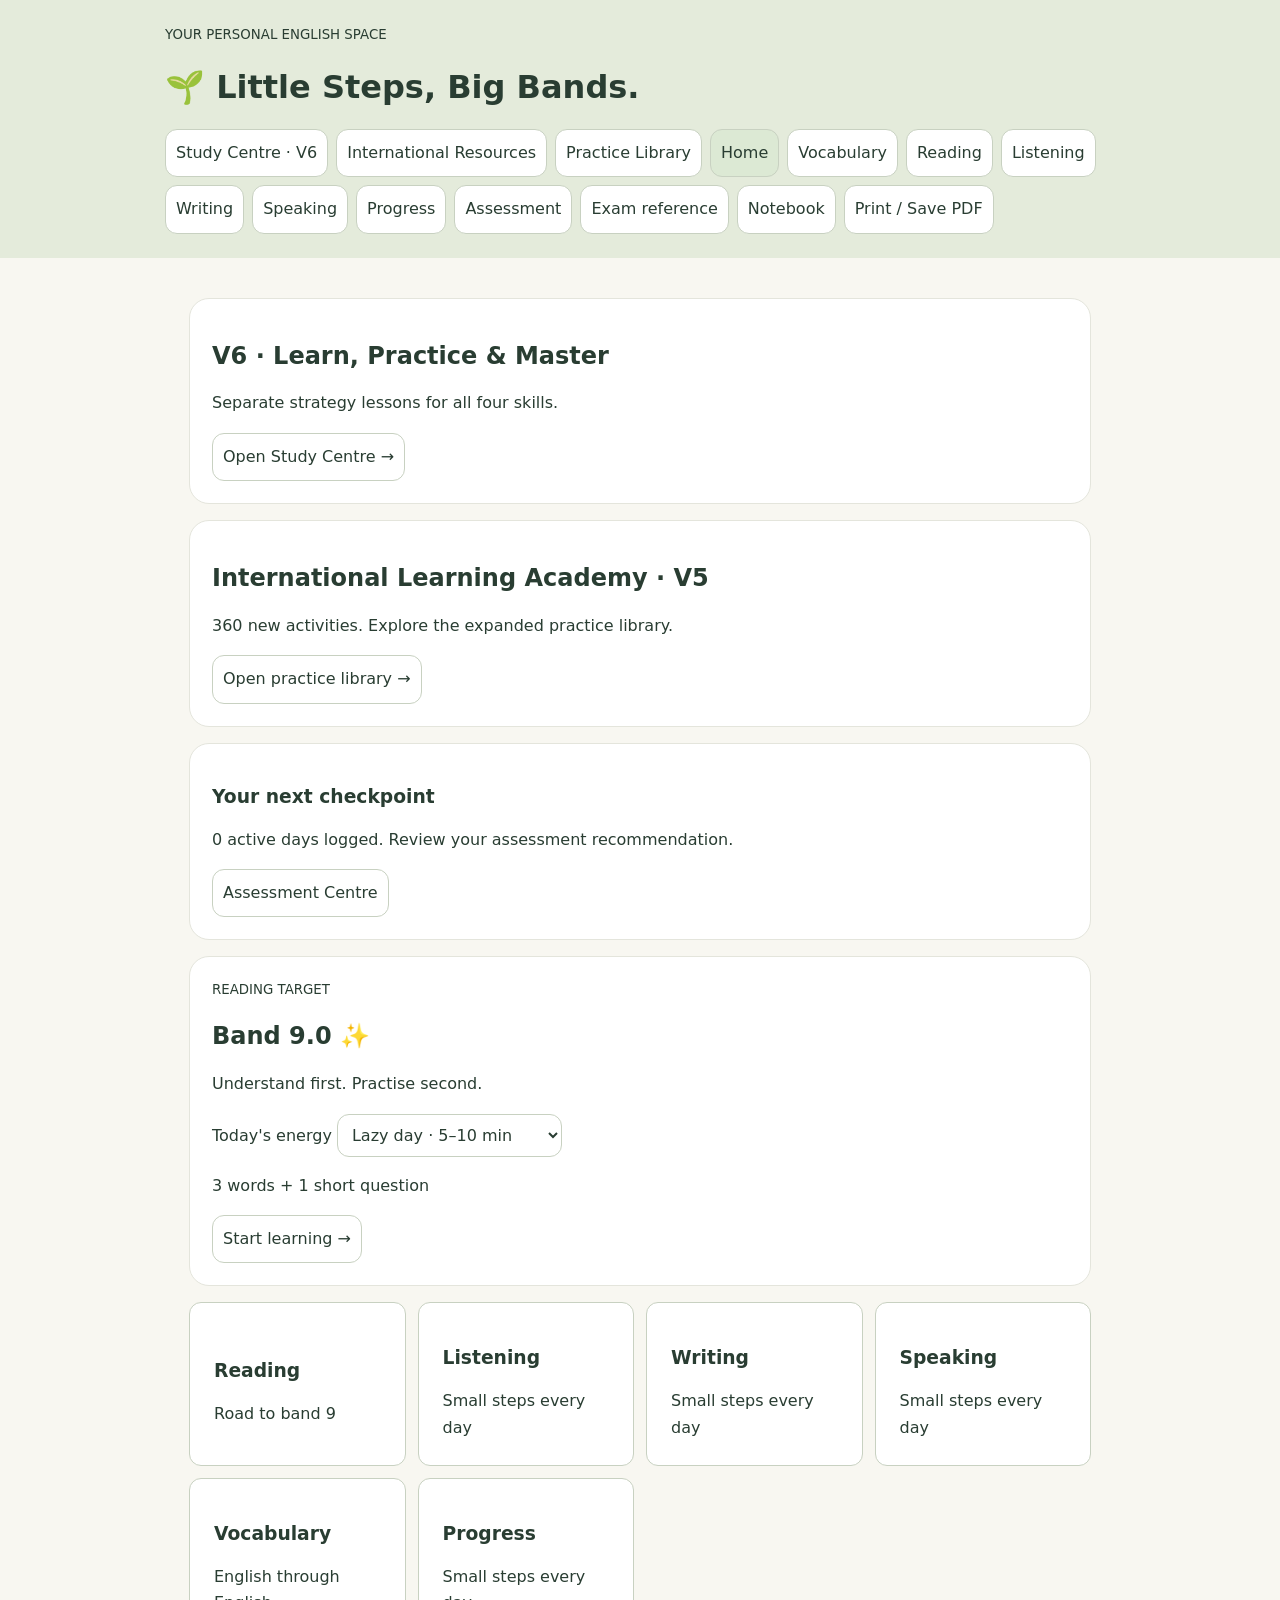
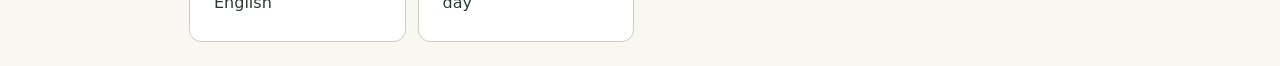
<file: index-backup.html>
<!doctype html><html lang="en"><meta charset="utf-8"><meta name="viewport" content="width=device-width,initial-scale=1"><title>Little Steps, Big Bands</title><link rel="icon" type="image/svg+xml" href="data:image/svg+xml,%3Csvg%20xmlns%3D%22http%3A%2F%2Fwww.w3.org%2F2000%2Fsvg%22%20viewBox%3D%220%200%20100%20100%22%3E%3Crect%20width%3D%22100%22%20height%3D%22100%22%20rx%3D%2222%22%20fill%3D%22%23E5EDDC%22%2F%3E%3Cpath%20d%3D%22M12%2043%20Q32%2035%2050%2048%20Q68%2035%2088%2043%20L88%2079%20Q68%2072%2050%2085%20Q32%2072%2012%2079Z%22%20fill%3D%22%23FFFCED%22%20stroke%3D%22%2379966C%22%20stroke-width%3D%223%22%20stroke-linejoin%3D%22round%22%2F%3E%3Cpath%20d%3D%22M50%2048V84%20M50%2048V19%22%20stroke%3D%22%2379966C%22%20stroke-width%3D%223%22%20stroke-linecap%3D%22round%22%2F%3E%3Cpath%20d%3D%22M50%2036%20Q23%2036%2024%2012%20Q48%2012%2050%2036%22%20fill%3D%22%2394B57C%22%2F%3E%3Cpath%20d%3D%22M50%2027%20Q52%206%2077%208%20Q77%2029%2050%2027%22%20fill%3D%22%23648D58%22%2F%3E%3C%2Fsvg%3E"><style>*{box-sizing:border-box}body{margin:0;background:#f8f7f1;color:#293d32;font:16px/1.65 system-ui}header{padding:24px;background:#e4ebdb}main,header>div{max-width:950px;margin:auto}main{padding:24px}h1,h2,h3{line-height:1.25}button,select,input,textarea{font:inherit;border:1px solid #c8d1c1;border-radius:12px;padding:10px;background:white;color:inherit}button{cursor:pointer}button:hover,button.active{background:#dce9d4}nav{display:flex;gap:8px;flex-wrap:wrap}section,.card{background:white;border:1px solid #e4e5dc;border-radius:20px;padding:22px;margin:16px 0}.grid{display:grid;grid-template-columns:repeat(auto-fit,minmax(210px,1fr));gap:12px}.grid button{text-align:left;padding:24px}textarea{width:100%;min-height:140px}label{display:block;margin:8px 0}.muted{color:#657469} .good{color:#23703d}.bad{color:#a34434}progress{width:100%;accent-color:#71916b}svg{width:100%;max-width:460px}small{display:block}button:disabled{opacity:.5;cursor:default}.lookup-word{cursor:pointer}.lookup-word:hover{background:#e4ebdb;text-decoration:underline}#dictionaryPanel{position:fixed;right:16px;bottom:16px;width:min(420px,calc(100% - 32px));max-height:75vh;overflow:auto;background:white;border:1px solid #b8c8b0;border-radius:20px;padding:20px;box-shadow:0 8px 35px #0002;z-index:20}</style><header><div><small>YOUR PERSONAL ENGLISH SPACE</small><h1>🌱 Little Steps, Big Bands.</h1><nav id="nav"></nav></div></header><main><div id="app"></div></main><aside id="dictionaryPanel" hidden></aside><script>
const $=id=>document.getElementById(id), levels=['A1','A2','B1','B2','C1','C2'];let state;try{state=JSON.parse(localStorage.getItem('littleBandsV1'))||{}}catch{state={}};state={done:0,errors:[],drafts:{},known:[],level:'B2',...state};let page='Home',idx=0,def=0,unlocked=false;const save=()=>localStorage.setItem('littleBandsV1',JSON.stringify(state));const esc=s=>String(s).replace(/[&<>"']/g,c=>({'&':'&amp;','<':'&lt;','>':'&gt;','"':'&quot;',"'":'&#39;'}[c]));const words=[['borrow','A2','verb','To take something and give it back later.','To use something that belongs to someone else temporarily.','To obtain something on the understanding that it will be returned.','Can I borrow your pen?','borrow money'],['reliable','B1','adjective','You can trust it to work well.','Able to be trusted to do what is expected.','Consistently dependable in performance or accuracy.','We need a reliable source of information.','reliable evidence'],['reluctant','B2','adjective','You do not really want to do something.','Not willing to do something because you are unsure.','Unwilling or hesitant to take a particular action.','She was reluctant to accept the offer.','reluctant to admit'],['mitigate','C1','verb','To make a bad thing less bad.','To reduce the harmful effects of something.','To lessen the severity or adverse impact of something.','Trees can mitigate urban heat.','mitigate risks'],['ubiquitous','C2','adjective','You can see it almost everywhere.','Present in almost every place.','Appearing or existing virtually everywhere.','Smartphones have become ubiquitous.','ubiquitous technology'],['quiet','A1','adjective','Not loud.','Making little or no noise.','Characterised by an absence of significant noise.','The room is quiet.','a quiet place']];
const reading=[['Mia has a small garden. She grows tomatoes. She waters them every morning.','What does Mia grow?',['Tomatoes','Apples','Rice'],0,'She grows tomatoes.'],['The library opens at nine on weekdays. On Saturday it opens at ten. It is closed on Sunday.','When does the library open on Saturday?',['Nine','Ten','Eleven'],1,'On Saturday it opens at ten.'],['Many people cycle to work because it saves money. However, some avoid cycling when the roads are busy.','Why do some people avoid cycling?',['It is expensive','The roads are busy','They dislike exercise'],1,'Some avoid cycling when the roads are busy.'],['Urban trees provide shade and can reduce local temperatures. However, researchers caution that the benefits vary depending on tree species and the layout of streets.','All tree species provide identical cooling benefits.',['True','False','Not Given'],1,'The benefits vary depending on tree species. Identical contradicts vary.'],['Although remote work may reduce commuting emissions, its overall environmental impact remains uncertain. Increased domestic energy consumption could offset some of the gains.','Remote work always reduces total emissions.',['True','False','Not Given'],2,'The overall impact remains uncertain; the passage does not establish whether total emissions always decrease or not.'],['The apparent consensus masks a methodological discrepancy: studies relying on self-reported outcomes tend to yield more favourable estimates than those using independently verified measures.','What is the main implication?',['All studies are fraudulent','Measurement methods may influence findings','Independent measures are always inaccurate'],1,'The contrast between self-reported and independently verified outcomes indicates a methodological influence.']];
const listen=[['Hi, I am Anna. My class starts at nine.','What time does the class start?','nine'],['The bus to the museum leaves at ten thirty from gate four.','Which gate?','four'],['Hello, I would like to book a room for Friday. My surname is Parker.','Surname:','Parker'],['Receptionist: The workshop was originally planned for Tuesday, but it has been moved to Thursday. The fee is fifteen pounds.','New workshop day:','Thursday'],['The initial survey suggested that cost was the main barrier. Subsequent interviews, however, revealed that a lack of reliable transport was more significant.','Main barrier identified in interviews:','transport'],['Although the intervention initially appeared effective, its benefits diminished substantially once the researchers controlled for seasonal variation.','The researchers controlled for seasonal _____.','variation']];
const writing=[['Some people believe university education should be free for everyone. To what extent do you agree or disagree?',0],['Some people prefer working from home, while others prefer working in an office. Discuss both views and give your own opinion.',1],['More people are shopping online. What are the advantages and disadvantages of this development?',2],['Traffic congestion is increasing in many cities. What are the causes, and what measures can be taken to solve this problem?',3],['Many young people move abroad. Why does this happen? Is it a positive or negative development?',4],['The chart shows the percentage of commuters using bicycles in three cities in 2010 and 2020. Summarise the information by selecting and reporting the main features, and make comparisons where relevant.',5]];const types=['Opinion','Discussion','Advantages & disadvantages','Causes & solutions','Two-part question','Bar chart (Task 1)'];
const speaking=[['Picture description','Describe the scene. Who is there? What are they doing?'],['Compare pictures','Compare studying alone and studying with a friend. Which is more effective?'],['Picture storytelling','Tell a story: a person misses a bus, asks for help, and finally arrives.'],['Role-play','You booked a hotel room but it is too noisy. Ask for a solution.'],['IELTS Part 1','Do you enjoy reading? What kinds of books do you read?'],['IELTS Part 2','Describe a person who inspires you. Say who they are, how you know them, and why they inspire you.'],['IELTS Part 3 / Debate','Should governments spend more on public libraries than digital resources? Explain both sides.']];
function go(p){page=p;idx=0;unlocked=false;render()}function level(v){state.level=v;save();render()}function complete(ok,detail){logStudy(page,ok,detail);state.done++;if(!ok)state.errors.push(detail);save()}function speak(t){if(!('speechSynthesis'in window)){alert('Speech playback is unavailable in this browser.');return}speechSynthesis.cancel();let u=new SpeechSynthesisUtterance(t);u.lang='en-GB';u.rate=Number($('speed')?.value||1);speechSynthesis.speak(u)}function next(){idx++;unlocked=false;render()}function render(){ $('nav').innerHTML=['Home','Vocabulary','Reading','Listening','Writing','Speaking','Progress','Assessment'].map(p=>`<button class="${page===p?'active':''}" onclick="go('${p}')">${p}</button>`).join('');let l=levels.indexOf(state.level), head=`<label>Practice level <select onchange="level(this.value)">${levels.map(x=>`<option ${x===state.level?'selected':''}>${x}</option>`).join('')}</select></label>`,h='';if(page==='Home'){h=`<section><small>READING TARGET</small><h2>Band 9.0 ✨</h2><p>Understand first. Practise second.</p><label>Today's energy <select id="energy" onchange="$('mission').textContent=['3 words + 1 short question','5 words + reading + listening','Reading + listening + writing + speaking'][this.selectedIndex]"><option>Lazy day · 5–10 min</option><option>Normal day · 30 min</option><option>Power day · 60–90 min</option></select></label><p id="mission">3 words + 1 short question</p><button onclick="go('Vocabulary')">Start learning →</button></section><div class="grid">${['Reading','Listening','Writing','Speaking','Vocabulary','Progress'].map(p=>`<button onclick="go('${p}')"><h3>${p}</h3>${p==='Reading'?'Road to band 9':p==='Vocabulary'?'English through English':'Small steps every day'}</button>`).join('')}</div>`}else if(page==='Vocabulary'){let w=words.filter(w=>w[1]===state.level)[0];if(idx)w=words[(words.indexOf(w)+idx)%words.length];h=head+`<section><small>${w[1]} · ${w[2]}</small><h2>${w[0]} <button onclick="speak('${w[0]}')">🔊</button></h2><label>Definition difficulty <select onchange="def=Number(this.value);render()">${['A1–A2','B1–B2','C1–C2'].map((x,i)=>`<option value="${i}" ${i===def?'selected':''}>${x}</option>`).join('')}</select></label><h3>${w[3+def]}</h3><p>${w[6]}</p><p>Collocation: ${w[7]}</p><button onclick="state.known.push('${w[0]}');complete(true,'');next()">I've got it</button> <button onclick="complete(false,'Vocabulary: ${w[0]}');next()">Review later</button></section>`}else if(page==='Reading'){let r=reading[l];h=head+`<section><h2>Reading · Road to band 9</h2><p class="muted">Read the question, locate evidence, then check meaning.</p><p class="lookup-text">${r[0]}</p><h3>${r[1]}</h3>${r[2].map((x,i)=>`<label><input type="radio" name="answer" value="${i}"> ${x}</label>`).join('')}<button onclick="checkReading()">Check answer</button><p id="feedback"></p></section>`}else if(page==='Listening'){let r=listen[l];h=head+`<section><h2>Active listening</h2><p>Predict the answer type before listening.</p><label>Speed <select id="speed"><option value="1">Normal</option><option value="0.75">Slow</option></select></label><button onclick="speak(listen[${l}][0])">▶ Play audio</button> <button onclick="speechSynthesis.cancel()">Stop</button><h3>${r[1]}</h3><input id="answer" placeholder="Your answer"><button onclick="checkListening()">Check</button><p id="feedback"></p><details><summary>Transcript & shadowing (after answering)</summary><p class="lookup-text">${r[0]}</p><button onclick="speak(listen[${l}][0])">Listen and repeat</button></details><p>Next: replay, write what you hear, compare with transcript, then shadow.</p></section>`}else if(page==='Writing'){let w=writing[idx%writing.length];h=`<section><h2>Writing Studio</h2><small>Question ${idx%writing.length+1} · IELTS Academic style</small><p class="lookup-text">${w[0]}</p>${w[1]===5?'<svg viewBox="0 0 300 150"><path d="M25 5V125H290" fill="none" stroke="#333"/><g fill="#77946a"><rect x="45" y="85" width="22" height="40"/><rect x="125" y="65" width="22" height="60"/><rect x="205" y="95" width="22" height="30"/></g><g fill="#d9a86d"><rect x="69" y="55" width="22" height="70"/><rect x="149" y="35" width="22" height="90"/><rect x="229" y="65" width="22" height="60"/></g><g font-size="10"><text x="45" y="140">City A</text><text x="125" y="140">City B</text><text x="205" y="140">City C</text><text x="30" y="12">% (1px = 0.5%)</text></g></svg><p>Green: 2010 · Gold: 2020</p>':''}<h3>1. Identify the task</h3>${types.map((x,i)=>`<label><input type="radio" name="type" value="${i}" ${unlocked&&i===w[1]?'checked':''}> ${x}</label>`).join('')}<button onclick="checkWriting()">Unlock writing</button><p id="feedback"></p>${unlocked?`<h3>2. Plan your response</h3><textarea id="plan" placeholder="Topic, position, key ideas..." oninput="draft('plan',this.value)">${esc(state.drafts['plan'+idx]||'')}</textarea><h3>3. Write</h3><textarea id="essay" oninput="draft('essay',this.value);count()" placeholder="Write here...">${esc(state.drafts['essay'+idx]||'')}</textarea><p id="count"></p><h3>4. Self-review</h3>${['I answered every part of the task.','My ideas are organised and supported.','I checked vocabulary and grammar.'].map(x=>`<label><input type="checkbox"> ${x}</label>`).join('')}<button onclick="complete(true,'');next()">Save & next prompt</button>`:'<p>🔒 Planning and writing are locked.</p>'}<button onclick="next()">Skip to another prompt</button></section>`}else if(page==='Speaking'){let s=speaking[idx%speaking.length];h=head+`<section><small>${s[0]}</small><h2 class="lookup-text">${s[1]}</h2>${idx%7<3?scene(idx%7):''}<p>${l<2?'Use short sentences: who, what, where.':l<4?'Give reasons and examples.':'Develop nuanced ideas, compare perspectives and justify your position.'}</p><button onclick="timer(60)">1 min preparation</button> <button onclick="timer(120)">2 min speaking</button><h3 id="clock">00:00</h3><button onclick="record()">Record voice</button> <button onclick="stopRecord()">Stop recording</button><p id="recstatus"></p><audio id="playback" controls></audio><textarea placeholder="Notes / useful expressions" oninput="draft('speaking',this.value)">${esc(state.drafts['speaking'+idx]||'')}</textarea><button onclick="complete(true,'');next()">Finish & next prompt</button></section>`}else{h=`<section><h2>My progress</h2><p>Completed attempts: ${state.done}</p><p>Words marked known: ${new Set(state.known).size}</p><h3>Mistake notebook</h3>${state.errors.map(x=>`<p>• ${esc(x)}</p>`).join('')||'No mistakes recorded yet.'}<button onclick="exportData()">Export backup</button><label>Restore backup <input type="file" accept=".json" onchange="restore(this.files[0])"></label></section>`} $('app').innerHTML=h;if($('count'))count();enhanceDictionary()}
function scene(i){return `<svg viewBox="0 0 320 170" role="img" aria-label="Illustrated speaking prompt"><rect width="320" height="170" rx="15" fill="#e7efdf"/><circle cx="270" cy="30" r="18" fill="#efce83"/><path d="M0 130Q80 90 160 130T320 130V170H0" fill="#a9c69b"/>${(i===1?[75,235]:[90,155,220]).map((x,j)=>`<circle cx="${x}" cy="65" r="13" fill="#c58f72"/><path d="M${x} 80v35m-18-20 18-10 18 10m-18 20-12 25m12-25 12 25" stroke="${['#647d9b','#b77b83','#7a956b'][j]}" stroke-width="8" stroke-linecap="round"/>`).join('')}<rect x="110" y="118" width="90" height="12" rx="3" fill="#c69e72"/><text x="12" y="20" font-size="11" fill="#405844">${['A day in the park','Study together or alone','A journey'][i]}</text></svg>`}function checkReading(){let a=document.querySelector('[name=answer]:checked');if(!a)return;let r=reading[levels.indexOf(state.level)],ok=+a.value===r[3];complete(ok,'Reading: '+r[1]);$('feedback').textContent=(ok?'Correct! ':'Review: ')+r[4]}function checkListening(){let r=listen[levels.indexOf(state.level)],ok=$('answer').value.trim().toLowerCase()===r[2].toLowerCase();complete(ok,'Listening: '+r[1]);$('feedback').textContent=(ok?'Correct! ':'Answer: '+r[2])}function checkWriting(){let a=document.querySelector('[name=type]:checked');if(!a)return;let ok=+a.value===writing[idx%writing.length][1];complete(ok,'Writing recognition: '+writing[idx%writing.length][0]);if(ok){unlocked=true;render();$('feedback').textContent='Correct! Planning unlocked.'}else $('feedback').textContent='Try again. Look at the final instruction.'}function draft(k,v){state.drafts[k+idx]=v;save()}function count(){$('count').textContent=($('essay').value.trim().match(/\S+/g)||[]).length+' words'}let tick;function timer(s){clearInterval(tick);const show=()=>{if(!$('clock')){clearInterval(tick);return}$('clock').textContent=Math.floor(s/60)+':'+String(s%60).padStart(2,'0');if(s--<=0)clearInterval(tick)};show();tick=setInterval(show,1000)}let recorder,stream;async function record(){if(recorder?.state==='recording')return;try{stream=await navigator.mediaDevices.getUserMedia({audio:true});recorder=new MediaRecorder(stream);let chunks=[];recorder.ondataavailable=e=>chunks.push(e.data);recorder.onstop=()=>{clearInterval(tick);if($('playback'))$('playback').src=URL.createObjectURL(new Blob(chunks,{type:recorder.mimeType}));stream.getTracks().forEach(t=>t.stop());if($('recstatus'))$('recstatus').textContent='Recording ready for playback (not saved).'};recorder.start();clearInterval(tick);const started=performance.now();const elapsed=()=>{let c=$('clock');if(c){let t=Math.floor((performance.now()-started)/1000);c.textContent=Math.floor(t/60)+':'+String(t%60).padStart(2,'0')}};elapsed();tick=setInterval(elapsed,200);$('recstatus').textContent='● Recording…'}catch(e){$('recstatus').textContent='Microphone unavailable. Check browser permissions.'}}function stopRecord(){if(recorder?.state==='recording'){clearInterval(tick);recorder.stop()}}function exportData(){let a=document.createElement('a');a.href=URL.createObjectURL(new Blob([JSON.stringify(state)],{type:'application/json'}));a.download='ielts-backup.json';a.click()}async function restore(f){if(!f)return;try{let x=JSON.parse(await f.text());if(!Array.isArray(x.errors)||!Array.isArray(x.known)||typeof x.drafts!=='object'||!levels.includes(x.level))throw Error();state=x;save();render()}catch{alert('Invalid backup')}}
function bank(){return state.wordBank||(state.wordBank={})}
function enhanceDictionary(){document.querySelectorAll('.lookup-text').forEach(el=>{let t=el.textContent;el.innerHTML=esc(t).replace(/[A-Za-z]+(?:['’-][A-Za-z]+)*/g,w=>`<span class="lookup-word">${w}</span>`);el.title='Click a word to look it up, or select text to save it.';el.addEventListener('click',e=>{if(window.getSelection().toString().trim())return;if(e.target.classList.contains('lookup-word'))lookup(e.target.textContent,t,false)});el.addEventListener('mouseup',()=>{let sel=window.getSelection(),v=sel.toString().trim();if(v&&el.contains(sel.anchorNode)&&el.contains(sel.focusNode))lookup(v,t,true)})});if(page==='Vocabulary'){let el=document.createElement('section');el.innerHTML='<h2>My unknown words</h2><p>Words saved from your lessons. Select a word to review it.</p>'+Object.keys(bank()).map((w,i)=>`<p><button data-bank="${i}">${esc(w)}</button> <small>${esc(bank()[w].definition||'Definition pending')}</small></p>`).join('');$('app').append(el);el.querySelectorAll('[data-bank]').forEach(b=>b.onclick=()=>{let w=Object.keys(bank())[+b.dataset.bank];lookup(w,bank()[w].context,false)})}}
let lookupToken=0;async function lookup(raw,context,auto){let w=raw.trim().toLowerCase().replace(/^[^a-z]+|[^a-z]+$/g,'');if(!w||w.length>100)return;let token=++lookupToken;let entry=bank()[w]||{context,definition:''};if(auto){bank()[w]=entry;save()}let panel=$('dictionaryPanel');panel.hidden=false;panel.innerHTML=`<button id="dictClose" style="float:right">✕</button><small>ENGLISH–ENGLISH DICTIONARY</small><h2>${esc(w)}</h2><button id="dictSpeak">🔊 Listen</button> <button id="dictSave">${auto||bank()[w]?'✓ Saved':'Save unknown word'}</button><div id="dictResult">Looking up definition…</div><p><small>Original context</small>${esc(context)}</p><label>My simple English definition<textarea id="dictNote" style="min-height:65px">${esc(entry.simple||'')}</textarea></label><button id="dictNoteSave">Save definition & word</button>`;$('dictClose').onclick=()=>{panel.hidden=true;lookupToken++};$('dictSpeak').onclick=()=>speak(w);function store(){bank()[w]=entry;save();$('dictSave').textContent='✓ Saved'}$('dictSave').onclick=store;$('dictNoteSave').onclick=()=>{entry.simple=$('dictNote').value;store()};let local=words.find(x=>x[0]===w);if(local){entry.definition=local[4];entry.simple=entry.simple||local[3];entry.advanced=local[5];entry.pos=local[2]}else if(!entry.definition){try{let res=await fetch('https://api.dictionaryapi.dev/api/v2/entries/en/'+encodeURIComponent(w));if(!res.ok)throw Error();let data=await res.json(),d=data[0];entry.definition=d.meanings[0].definitions[0].definition;entry.pos=d.meanings[0].partOfSpeech;entry.ipa=d.phonetic||'';entry.extra=d.meanings.flatMap(m=>m.definitions.slice(0,2).map(x=>m.partOfSpeech+': '+x.definition)).slice(0,6)}catch{}}if(bank()[w]){bank()[w]=entry;save()}if(token!==lookupToken)return;$('dictNote').value=entry.simple||'';$('dictResult').innerHTML=entry.definition?`<p class="muted">${esc(entry.pos||'')} ${esc(entry.ipa||'')}</p>${entry.simple?'<h3>Easy definition</h3><p>'+esc(entry.simple)+'</p>':''}<h3>Dictionary definition</h3><p>${esc(entry.definition)}</p>${entry.advanced?'<p>'+esc(entry.advanced)+'</p>':''}${entry.extra?'<details><summary>Other meanings</summary>'+entry.extra.map(x=>'<p>'+esc(x)+'</p>').join('')+'</details>':''}`:'<p>No definition found. Internet may be unavailable, or this may be a phrase. You can save your own English definition below.</p>'}

const oldRender=render;
const topics=['library','community garden','museum','train station','sports centre','language school','market','science club','hotel','nature reserve'];
const days=['Monday','Tuesday','Wednesday','Thursday','Friday','Saturday','Sunday'];
const genres=['Descriptive','Narrative','Opinion','Argumentative','Cause & Effect','Problem & Solution','Compare & Contrast','Expository','Academic Report','Reflective'];
const lessons=[['Show, do not tell; use action verbs and sensory details.','She was nervous.','Her fingers trembled as she reached for the door.','Describe a busy market without using the word busy.'],['Set the scene, introduce a conflict, build to a climax and resolve it.','I lost my bag.','As the train pulled away, I realised my bag was still on the platform.','Tell a story about a surprising journey.'],['State your position; develop reasons with examples.','Technology is good.','Digital tools can widen access to education by making lessons available remotely.','Should schools limit phone use?'],['Make a claim, support it, acknowledge and rebut an opposing view.','Everyone should cycle.','Although cycling is impractical for some commuters, safe cycle lanes can reduce short car journeys.','Should cities restrict private cars?'],['Distinguish causes from effects; explain the mechanism.','Traffic causes problems.','Long commutes reduce the time workers can spend resting, which may increase fatigue.','Explain causes and effects of traffic congestion.'],['Identify a specific problem and propose feasible solutions.','Pollution is bad.','Cities could reduce roadside pollution by improving bus frequency.','How can cities reduce waste?'],['Use shared criteria and balanced comparisons.','Both are different.','Unlike online courses, classroom lessons offer immediate face-to-face interaction.','Compare online and classroom learning.'],['Define the topic, organise explanations, add examples.','Plants need things.','Plants use sunlight to convert water and carbon dioxide into sugars.','Explain how a community garden works.'],['Summarise major trends, compare figures, avoid personal opinions.','The number went up.','Attendance rose from 20 to 35, while the other group remained stable.','Describe attendance: A 20 to 35; B 30 to 30.'],['Describe an experience, analyse it, explain what you learned.','It was useful.','The experience revealed that I needed to plan more carefully before speaking.','Reflect on a difficult learning experience.']];
let mode='new', support='Guided', genre=0, current=null, mock=null, mt;
function history(){return state.history||(state.history=[])}
function logStudy(skill,ok,detail){history().push({date:new Date().toISOString().slice(0,10),skill,ok,detail});}
function keyFor(skill,n){return skill+'-'+state.level+'-'+n}
function attempts(){return state.attempts||(state.attempts={})}
function pick(skill,max){let ids=Array.from({length:max},(_,i)=>i),a=attempts();let pool=ids.filter(i=>mode==='new'?!a[keyFor(skill,i)]:mode==='review'?a[keyFor(skill,i)]:mode==='mistakes'?a[keyFor(skill,i)]?.ok===false:true);if(!pool.length)pool=ids;return pool[Math.floor(Math.random()*pool.length)]}
function controls(skill,max){return `<label>Level <select onchange="level(this.value)">${levels.map(x=>`<option ${x===state.level?'selected':''}>${x}</option>`).join('')}</select></label><label>Practice mode <select onchange="mode=this.value;current=null;render()">${['new','random','review','mistakes'].map(x=>`<option ${x===mode?'selected':''}>${x}</option>`).join('')}</select></label><button onclick="current=null;render()">Another practice</button> <small>${max} practice variants at this level · generated from built-in templates</small>`}
function listenItem(n,l){let place=topics[n%10],day=days[(n+l)%7],time=9+(n%4),fee=5+n+l,room=12+n;let base=`Welcome to the ${place}. Our next session is on ${day} at ${time} in the morning. The fee is ${fee} pounds. Please meet in room ${room}.`;if(l>=2)base+=` Although we originally planned an afternoon session, the morning is more convenient for most visitors.`;if(l>=4)base+=` Participants should register in advance, as capacity is limited and walk-in places cannot be guaranteed.`;let q=[['Which day is the session?',day],['What time does it start?',String(time)],['How much is the fee in pounds?',String(fee)],['Which room should visitors go to?',String(room)]];return {base,q}}
function finishL(){let item=listenItem(current,levels.indexOf(state.level)),score=0;item.q.forEach((q,i)=>{let ok=$('la'+i).value.trim().toLowerCase()===q[1].toLowerCase();score+=ok;logStudy('Listening',ok,q[0]);$('lf'+i).textContent=(ok?'Correct: ':'Answer: ')+q[1]});attempts()[keyFor('Listening',current)]={ok:score===4};state.done++;save();$('lt').hidden=false;$('ls').textContent=score+'/4';$('lc').disabled=true}
function speakingPrompt(n,l){let t=topics[n%10],kind=Math.floor(n/10);return [['Personal questions',`What do you like about a ${t}? How often do you visit one?`],['Picture description',`Describe the scene. Imagine it takes place near a ${t}.`],['Role-play',`You are visiting a ${t}. Ask a staff member for information and explain what you need.`],['Discussion',`Should local governments invest more in facilities such as a ${t}? Explain your view.`],['IELTS cue card',`Describe a memorable visit to a ${t}. Say when, where, who was with you and why it mattered.`]][kind]}
function finishS(){attempts()[keyFor('Speaking',current)]={ok:null};complete(true,'Speaking practice completed (not scored)');current=null;render()}
function supportBox(){let a=lessons[genre];return support==='Independent'?'':`<section><h3>${genres[genre]} toolkit</h3><p>${a[0]}</p>${support==='Guided'?`<p><b>Before:</b> ${a[1]}</p><p><b>Improved:</b> ${a[2]}</p><p>Notice the specific details and logical connections.</p>`:''}<label><input type="checkbox"> I applied the technique.</label><label><input type="checkbox"> I checked clarity and grammar.</label></section>`}
function academy(){return `<section><h2>Writing Academy</h2><label>Genre <select onchange="genre=+this.value;render()">${genres.map((x,i)=>`<option value="${i}" ${genre===i?'selected':''}>${x}</option>`).join('')}</select></label><label>Support <select onchange="support=this.value;render()">${['Guided','Supported','Independent'].map(x=>`<option ${x===support?'selected':''}>${x}</option>`).join('')}</select></label><p class="lookup-text">${lessons[genre][3]}</p>${supportBox()}<textarea placeholder="Practise here" oninput="state.drafts['academy'+genre]=this.value;save()">${esc(state.drafts['academy'+genre]||'')}</textarea><button onclick="complete(true,'Writing academy practice');alert('Saved')">Save practice</button></section>`}
function assessment(){let dates=new Set(history().map(x=>x.date)).size;return `<section><h2>Assessment Centre</h2><p>${dates} active learning days · ${history().length} logged activities</p><p>Recommended: ${dates>=30?'Extended diagnostic':dates>=14?'Four-skill progress check':dates>=7?'Weekly progress check':'Baseline check'}</p><button onclick="startMock(false)">Start short four-skill check</button> <button onclick="startMock(true)">Start extended four-skill simulation</button><p class="muted">Extended simulation uses 30/60/60/14 minute limits, but has fewer questions than official IELTS. Writing and Speaking require self-review.</p></section><section><h3>Assessment history</h3>${(state.tests||[]).map(t=>`<p>${esc(t.date)} · Listening ${t.l}/4 · Reading ${t.r}/6 · Writing/Speaking unscored</p>`).join('')||'No assessments yet.'}</section>`}
function startMock(full){mock={full,part:0,l:0,r:0,played:false,answers:{}};mockPart()}
function mockPart(){clearInterval(mt);let p=mock.part,mins=(mock.full?[30,60,60,14]:[5,10,15,5])[p];let h=`<section><small>ASSESSMENT · ${p+1}/4</small><h2>${['Listening','Reading','Writing','Speaking'][p]}</h2><h3 id="mclock"></h3>`;if(p===0){let a=listenItem(19,4);h+=`<button id="mplay" onclick="this.disabled=true;speak(listenItem(19,4).base)">Play once</button>`+a.q.map((q,i)=>`<label>${q[0]} <input id="ma${i}"></label>`).join('')}if(p===1)h+=reading.map((r,i)=>`<p>${esc(r[0])}</p><b>${esc(r[1])}</b>${r[2].map((x,j)=>`<label><input type="radio" name="mr${i}" value="${j}"> ${esc(x)}</label>`).join('')}`).join('');if(p===2)h+=`<p>Task 1: Attendance at a library rose from 200 to 350 between 2010 and 2020; museum attendance fell from 400 to 300. Summarise and compare.</p><textarea id="mw1"></textarea><p>Task 2: Some people believe public transport should be free. To what extent do you agree?</p><textarea id="mw2"></textarea>`;if(p===3)h+=`<p>Part 1: Tell me about your hometown and daily routine.</p><p>Part 2: Describe a useful skill you learned.</p><p>Part 3: How should education adapt to changes in technology?</p><button onclick="record()">Record</button> <button onclick="stopRecord()">Stop</button><p id="recstatus"></p><audio id="playback" controls></audio><textarea id="ms" placeholder="Self-review notes"></textarea>`; $('app').innerHTML=h+`<button onclick="submitMock()">Submit section</button></section>`;let end=Date.now()+mins*60000;let update=()=>{let t=Math.max(0,Math.ceil((end-Date.now())/1000));if(!$('mclock')){clearInterval(mt);return}$('mclock').textContent=Math.floor(t/60)+':'+String(t%60).padStart(2,'0');if(!t)submitMock()};update();mt=setInterval(update,1000)}
function submitMock(){clearInterval(mt);speechSynthesis.cancel();let p=mock.part;if(p===0)mock.l=listenItem(19,4).q.filter((q,i)=>$('ma'+i).value.trim().toLowerCase()===q[1].toLowerCase()).length;if(p===1)mock.r=reading.filter((r,i)=>Number(document.querySelector(`[name=mr${i}]:checked`)?.value)===r[3]).length;if(p===2)mock.w=[$('mw1').value,$('mw2').value];if(p===3){mock.s=$('ms').value;stopRecord();(state.tests||(state.tests=[])).push({...mock,date:new Date().toISOString().slice(0,10)});save();mock=null;render();return}mock.part++;mockPart()}
const oldGo=go;go=function(p){if(mock&&!confirm('Leave this assessment? Current test will be lost.'))return;mock=null;clearInterval(mt);current=null;oldGo(p)};const oldLevel=level;level=function(v){current=null;oldLevel(v)};
render=function(){oldRender();if(page==='Listening'){if(current===null)current=pick(page,30);let a=listenItem(current,levels.indexOf(state.level));$('app').innerHTML=controls(page,30)+`<section><h2>Listening practice ${current+1}</h2><p>Predict → listen → answer → check → shadow.</p><button onclick="speak(listenItem(current,levels.indexOf(state.level)).base)">Play audio</button>${a.q.map((q,i)=>`<label>${q[0]} <input id="la${i}"></label><p id="lf${i}"></p>`).join('')}<button id="lc" onclick="finishL()">Check answers</button><p id="ls"></p><div id="lt" hidden><p class="lookup-text">${a.base}</p><textarea placeholder="Dictation / shadowing notes"></textarea></div></section>`;enhanceDictionary()}if(page==='Speaking'){if(current===null)current=pick(page,50);let a=speakingPrompt(current,levels.indexOf(state.level));$('app').innerHTML=controls(page,50)+`<section><small>${a[0]}</small><h2 class="lookup-text">${a[1]}</h2>${a[0]==='Picture description'?scene(current%3):''}<p>${levels.indexOf(state.level)<2?'Use short sentences.':'Give reasons, examples and specific details.'}</p><button onclick="timer(60)">Prepare 1 min</button> <button onclick="timer(120)">Speak 2 min</button><h3 id="clock">00:00</h3><button onclick="record()">Record</button> <button onclick="stopRecord()">Stop</button><p id="recstatus"></p><audio id="playback" controls></audio><textarea placeholder="Notes" oninput="state.drafts[keyFor('Speaking',current)]=this.value;save()">${esc(state.drafts[keyFor('Speaking',current)]||'')}</textarea><button onclick="finishS()">Finish & next</button></section>`;enhanceDictionary()}if(page==='Writing'){let div=document.createElement('div');div.innerHTML=academy();$('app').prepend(div);div.querySelectorAll('.lookup-text').forEach(x=>x.classList.remove('lookup-text'))}if(page==='Assessment')$('app').innerHTML=assessment();if(page==='Home'){let d=document.createElement('section');d.innerHTML=`<h3>Your next checkpoint</h3><p>${new Set(history().map(x=>x.date)).size} active days logged. Review your assessment recommendation.</p><button onclick="go('Assessment')">Assessment Centre</button>`;$('app').prepend(d)}};


const v4render=render;
const official=[['IELTS Academic','https://ielts.org/take-a-test/test-types/ielts-academic-test'],['IELTS sample tests','https://ielts.org/take-a-test/preparation-resources/sample-test-questions/academic-test'],['Cambridge preparation','https://www.cambridgeenglish.org/learning-english/exam-preparation/'],['ETS TOEFL 2026','https://www.ets.org/toefl/test-takers/ibt/about/content.html?version=after-jan-2026'],['CEFR','https://www.coe.int/en/web/common-european-framework-reference-languages']];
const exams=['Pre-A1 Starters','A1 Movers','A2 Flyers','A2 Key','B1 Preliminary','B2 First','C1 Advanced','C2 Proficiency','IELTS Academic','TOEFL iBT 2026'];
const rtypes=['Multiple choice','True / False / Not Given','Yes / No / Not Given','Matching headings','Matching information','Matching features','Matching sentence endings','Sentence completion','Summary completion','Note completion','Table completion','Flow-chart completion','Diagram label completion','Short-answer questions'];
const passage='A. In 2022, a town converted an unused car park into a community garden. The council supplied tools, while volunteers planted vegetables. The project initially had 24 members.\n\nB. To reduce water consumption, the gardeners installed a rainwater tank. Water flows from the roof through a filter into the tank, then reaches the beds through a pipe. During the first summer, the garden used 30 percent less mains water than a comparable site.\n\nC. In my view, the greatest benefit is not the food produced but the social contact between neighbours. However, expansion should depend on local demand rather than a fixed national target.';
const rq=[['Who supplied tools?','The council','Volunteers','A university','A shop'],['The garden began with 24 members.','True','False','Not Given'],['The writer believes every town should have a fixed expansion target.','No','Yes','Not Given'],['Choose the best heading for B.','Saving water','Recruiting members','Selling vegetables'],['Which paragraph describes the initial membership?','A','B','C'],['Match the council to its contribution.','Tools','Vegetables','Roof'],['Water reaches the beds through …','a pipe','a roof','a volunteer'],['The project began with ___ members.','24'],['The tank helped reduce consumption of ___ water.','mains'],['Initial membership: ___ people.','24'],['Water saving compared with another site: ___ percent.','30'],['Roof → filter → ___ → pipe.','tank'],['Label the container between filter and pipe.','tank'],['What was the site previously used as?','car park']];
let rt=0, wt=0, lt=0; const wtypes=['Line graph','Bar chart','Pie chart','Table','Map','Process diagram','Mixed charts'];
function visual(n){let base='<svg viewBox="0 0 420 210" role="img" aria-label="Original practice diagram" xmlns="http://www.w3.org/2000/svg">';if(n===4)return base+`<g fill="#e5eddb" stroke="#526a58"><rect x="10" y="25" width="190" height="160"/><rect x="220" y="25" width="190" height="160"/></g><g font-size="12" fill="#263c32"><text x="65" y="17">2010</text><text x="280" y="17">2025</text><text x="25" y="60">Car park</text><text x="25" y="150">Library</text><text x="235" y="60">Garden</text><text x="235" y="150">Library</text><text x="320" y="100">Cafe</text></g><path d="M10 110H200 M220 110H410" stroke="#949b91" stroke-width="12"/></svg>`;if(n===5)return base+`<g fill="#e5eddb" stroke="#526a58"><rect x="10" y="70" width="85" height="55"/><rect x="115" y="70" width="85" height="55"/><rect x="220" y="70" width="85" height="55"/><rect x="325" y="70" width="85" height="55"/></g><g font-size="12"><text x="30" y="100">Roof</text><text x="135" y="100">Filter</text><text x="240" y="100">Tank</text><text x="345" y="100">Beds</text><text x="97" y="100">→</text><text x="202" y="100">→</text><text x="307" y="100">→</text></g></svg>`;if(n===3)return '<table><tr><th>Year</th><th>Bus</th><th>Rail</th></tr><tr><td>2010</td><td>20%</td><td>30%</td></tr><tr><td>2020</td><td>40%</td><td>50%</td></tr></table>';if(n===2)return base+'<circle cx="110" cy="100" r="75" fill="#84a786"/><path d="M110 100 L110 25 A75 75 0 0 1 110 175 Z" fill="#e6bb68"/><text x="220" y="80">Bus: 50%</text><text x="220" y="110">Rail: 50%</text></svg>';return base+`<path d="M45 15V170H400" fill="none" stroke="#53665b"/><g font-size="11"><text x="5" y="40">60%</text><text x="5" y="105">30%</text><text x="25" y="170">0</text><text x="90" y="193">2010</text><text x="300" y="193">2020</text></g>${n===0?'<path d="M110 120L320 70" stroke="#4c8965" stroke-width="4"/><path d="M110 95L320 45" stroke="#bc873b" stroke-width="4"/>':'<g fill="#4c8965"><rect x="90" y="120" width="32" height="50"/><rect x="290" y="70" width="32" height="100"/></g><g fill="#bc873b"><rect x="125" y="95" width="32" height="75"/><rect x="325" y="45" width="32" height="125"/></g>'}${n===6?'<path d="M110 95L320 45" stroke="#263c32" stroke-width="3" stroke-dasharray="5 4"/>':''}<text x="190" y="20" font-size="11">Bus (green) · Rail (gold)</text></svg>`}
function options(a,n){return a.map((x,i)=>`<option value="${i}" ${i===n?'selected':''}>${esc(x)}</option>`).join('')}
function reading4(){let q=rq[rt],choices=q.slice(1);return `<section><small>IELTS-STYLE MICRO PRACTICE · ORIGINAL · NOT A FULL TEST</small><h2>Reading question types</h2><select onchange="rt=+this.value;render()">${options(rtypes,rt)}</select><p class="tip">Read the instruction, predict the answer type, locate evidence, check meaning and spelling.</p><p class="lookup-text" style="white-space:pre-line">${passage}</p>${rt===12?visual(5).replace('>Tank<','> ? <'):rt===11?'<p>Roof → Filter → ____ → Pipe</p>':rt===10?'<table><tr><th>Measure</th><th>Result</th></tr><tr><td>Water saving (%)</td><td>____</td></tr></table>':''}<p>${esc(q[0])}</p>${choices.length>1?`<select id="r4a"><option value="">Choose</option>${[...choices].sort().map(x=>`<option>${esc(x)}</option>`).join('')}</select>`:'<p>Use no more than two words and/or a number.</p><input id="r4a">'} <button onclick="check4('Reading',rq[rt][1], 'r4a','r4f')">Check</button><div id="r4f"></div></section>`}
function check4(skill,answer,id,out){let v=$(id).value.trim(),ok=v.toLowerCase()===answer.toLowerCase();complete(ok,skill+': '+v+' → '+answer);$(out).innerHTML=`<p class="${ok?'good':'bad'}">${ok?'Correct':'Review this answer'} · ${esc(answer)}</p><p class="important">NOTE: Compare the wording with the source, not outside knowledge.</p>`;}
function writing4(){return `<section><small>IELTS ACADEMIC TASK 1 · ORIGINAL VISUAL DRILLS</small><h2>Visual writing academy</h2><select onchange="wt=+this.value;render()">${options(wtypes,wt)}</select>${visual(wt)}<p>Summarise the main features and make comparisons where relevant.</p><label>Identify the visual type first <select id="wguess"><option value="">Choose</option>${options(wtypes,-1)}</select></label><button onclick="if($('wguess').value==String(wt)){$('wbody').hidden=false;$('wg').textContent='Correct'}else $('wg').textContent='Try again'">Unlock writing</button><p id="wg"></p><div id="wbody" hidden><p class="tip">${wt===4?'Compare locations and changes; use accurate spatial language.':wt===5?'Identify the first and final stages; use sequence language.':'Identify the main patterns, then group and compare figures.'}</p><p class="important">NOTE: Do not invent reasons or data.</p><label>Overview and plan<textarea oninput="state.drafts['visualplan'+wt]=this.value;save()">${esc(state.drafts['visualplan'+wt]||'')}</textarea></label><label>Response (150+ words; target 20 min)<textarea oninput="state.drafts['visual'+wt]=this.value;save();$('wc4').textContent=this.value.trim().split(/\\s+/).filter(Boolean).length">${esc(state.drafts['visual'+wt]||'')}</textarea></label><p>Word count: <span id="wc4">—</span></p><button onclick="timer(1200)">20 min</button><span id="clock">00:00</span><p>Self-review: task achievement · coherence · vocabulary · grammatical accuracy.</p></div></section>`}
function listening4(){let transcript='Enter the park from the south. The cafe is to your left, and the information desk is immediately to your right. Continue north to reach the lake.';return `<section><small>IELTS LISTENING · MAP LABELLING · SYNTHETIC AUDIO</small><h2>Map practice</h2><svg viewBox="0 0 320 200"><rect x="15" y="15" width="290" height="170" fill="#e5eddb"/><path d="M160 185V50" stroke="#aaa" stroke-width="20"/><ellipse cx="160" cy="40" rx="45" ry="20" fill="#9ccad7"/><rect x="30" y="110" width="65" height="40" fill="white"/><rect x="225" y="110" width="65" height="40" fill="white"/><text x="55" y="135">A</text><text x="250" y="135">B</text><text x="145" y="45">Lake</text><text x="130" y="198">Entrance</text></svg><p>Predict the direction words, then listen.</p><button onclick="speak('${transcript}')">Play</button><label>Which location is the cafe? <input id="l4a"></label><button onclick="check4('Listening','A','l4a','l4f');$('l4t').hidden=false">Check</button><div id="l4f"></div><p id="l4t" hidden class="lookup-text">${transcript}</p></section>`}
function notes4(){let notes=state.notes4||[];return `<section><h2>My colour notebook</h2><select id="nc"><option value="#b52d32">Important / mistake · red</option><option value="#26703c">Correct · green</option><option value="#265ba4">Grammar · blue</option><option value="#8051a6">Vocabulary · purple</option><option value="#946214">Strategy · gold</option></select><textarea id="nt" placeholder="Your note"></textarea><button onclick="if($('nt').value.trim()){(state.notes4||(state.notes4=[])).push({text:$('nt').value,color:$('nc').value});save();render()}">Save note</button>${notes.map((n,i)=>`<p style="color:${/^#[0-9a-f]{6}$/i.test(n.color)?n.color:'#333'}">${esc(n.text)} <button onclick="state.notes4.splice(${i},1);save();render()">Delete</button></p>`).join('')}<h3>Recorded mistakes</h3>${state.errors.map(x=>`<p class="important">${esc(x)}</p>`).join('')}</section>`}
function standards4(){return `<section><h2>Exam reference centre</h2><p>Choose a target. This saves your preference; the legacy general exercises are not automatically calibrated to that exam.</p><select onchange="state.exam=exams[+this.value];save()">${options(exams,Math.max(0,exams.indexOf(state.exam||'IELTS Academic')))}</select><h3>IELTS Academic</h3><p>Reading: 40 questions, 60 min. Listening: 40 questions, about 30 min. Writing: two tasks, 60 min. Speaking: three parts, 11–14 min.</p><h3>TOEFL iBT 2026</h3><p>Reading: word completion and daily-life/academic texts. Listening: responses, conversations, announcements and talks. Writing: sentence building, email and academic discussion. Speaking: repetition and interview. Adaptive official-test simulation is not implemented.</p><h3>Official resources</h3>${official.map(x=>`<p><a href="${x[1]}" target="_blank" rel="noopener">${x[0]}</a></p>`).join('')}<p>Cambridge and CEFR links are reference resources, not a validated curriculum. All local tasks are original practice.</p></section>`}
render=function(){v4render();const n=$('nav');for(const x of ['Exam reference','Notebook']){let b=document.createElement('button');b.textContent=x;b.onclick=()=>go(x);n.append(b)}if(page==='Exam reference')$('app').innerHTML=standards4();if(page==='Notebook')$('app').innerHTML=notes4();if(page==='Reading')$('app').insertAdjacentHTML('afterbegin',reading4());if(page==='Listening')$('app').insertAdjacentHTML('afterbegin',listening4());if(page==='Writing')$('app').insertAdjacentHTML('afterbegin',writing4());if(page==='Speaking')$('app').insertAdjacentHTML('afterbegin',`<section><h2>Visual speaking extension</h2>${visual(4)}<p>Compare the two plans. Explain what changed and give directions from the library to the cafe.</p>${visual(0)}<p>Summarise the data orally. These are general speaking drills, not IELTS Speaking question types.</p></section>`);if(page==='Assessment')$('app').insertAdjacentHTML('afterbegin',`<section><p class="important">These are short diagnostic simulations, not full official mocks. Use the official sample tests in Exam reference for complete practice.</p></section>`);let b=document.createElement('button');b.textContent='Print / Save PDF';b.onclick=()=>window.print();n.append(b);enhanceDictionary()};
render();

const V5topics=[["Education", "Retrieval practice", "Recalling information without looking at notes can strengthen later recall. Feedback helps learners identify gaps.", "What helps learners identify gaps?", "Feedback", "Re-reading alone", "Longer breaks"], ["Psychology", "Working memory", "Working memory holds information temporarily while people carry out a task. Its capacity is limited, so complex instructions can be difficult to follow.", "Why can complex instructions be difficult?", "Limited capacity", "Unlimited storage", "Lack of vision"], ["Environment", "Urban trees", "Trees provide shade and release water through their leaves. Both processes can help cool streets, although results depend on local conditions.", "Which process besides shade helps cool streets?", "Water release", "Road construction", "Artificial lighting"], ["Technology", "Data privacy", "Collecting only necessary information reduces the amount of personal data exposed if a system is compromised. This approach is called data minimisation.", "What does data minimisation reduce?", "Unnecessary personal data", "Internet speed", "Screen size"], ["Economics", "Opportunity cost", "Choosing one option often means giving up another. Opportunity cost is the value of the best alternative forgone, not necessarily the money spent.", "What is opportunity cost?", "Value of the best alternative forgone", "Total money spent", "All possible alternatives combined"], ["Business", "Customer retention", "A company may improve retention by resolving complaints promptly and consistently. Retention measures whether customers continue using its services.", "What does retention measure?", "Continued use of services", "Number of employees", "Office size"], ["Science", "Experimental controls", "A control group provides a comparison for an experimental group. Without a suitable comparison, researchers may struggle to attribute changes to an intervention.", "Why use a control group?", "To provide a comparison", "To guarantee success", "To remove all uncertainty"], ["Health", "Sleep routines", "Regular sleep schedules can support the body's daily rhythms. Bright light late in the evening may interfere with the timing of sleep.", "What may interfere with sleep timing?", "Bright evening light", "Regular schedules", "Morning routines"], ["History", "Primary sources", "Letters written during an event are primary sources. They can reveal contemporary perspectives but may also reflect the writer's biases.", "What limitation can letters have?", "Writer bias", "No contemporary perspective", "Guaranteed accuracy"], ["Geography", "River flooding", "Flood risk depends on rainfall, land use and drainage. Paved surfaces can increase runoff because less water enters the soil.", "Why can paving increase runoff?", "Less water enters soil", "Rainfall stops", "Rivers disappear"], ["Linguistics", "Language variation", "Speakers adjust their language according to context and audience. Variation is not necessarily evidence of poor language ability.", "What can influence language choice?", "Context and audience", "Only spelling", "Only age"], ["Sociology", "Social networks", "Social networks can provide practical support and information. However, access to useful connections is not distributed equally.", "What is unequally distributed?", "Access to useful connections", "All information equally", "The definition of support"], ["Architecture", "Passive cooling", "Building orientation and ventilation can reduce the need for mechanical cooling. Their effectiveness depends on climate and design.", "What influences effectiveness?", "Climate and design", "Building name", "Furniture colour alone"], ["Finance", "Diversification", "Holding different investments can reduce exposure to the failure of a single asset. It does not eliminate every form of financial risk.", "What does diversification not eliminate?", "Every financial risk", "All investment choices", "The need for assets"], ["Research", "Sampling bias", "A sample that excludes important groups may produce misleading estimates. Increasing its size does not necessarily correct the exclusion.", "What may remain despite a larger sample?", "Exclusion of groups", "Perfect representation", "Guaranteed accuracy"], ["Arts", "Public art", "Public art can encourage discussion about shared spaces. Different audiences may interpret the same work in different ways.", "What can differ between audiences?", "Interpretation", "The physical artwork itself", "The location of the artwork"], ["Law", "Legal precedent", "Courts may consider earlier decisions when deciding similar cases. The authority of a precedent depends on the legal system and court hierarchy.", "What affects authority?", "Legal system and court hierarchy", "Length of the judgment alone", "The weather"], ["Transport", "Public transport", "Reliable services can make public transport more attractive. Frequency alone may not help if connections are poorly coordinated.", "What can limit the benefit of frequency?", "Poorly coordinated connections", "Reliable services", "Clear timetables"], ["Food", "Food waste", "Planning meals before shopping can reduce unnecessary purchases. Proper storage can also extend the usable life of some foods.", "What can reduce unnecessary purchases?", "Meal planning", "Buying without a list", "Ignoring storage"], ["Media", "Source verification", "A claim repeated by many accounts may still originate from one unreliable source. Independent corroboration is more informative than repetition alone.", "What is more informative than repetition?", "Independent corroboration", "More identical posts", "A larger font"]];
const V5resources=[['Cambridge English','https://www.cambridgeenglish.org/learning-english/'],['Oxford University Language Centre','https://www.lang.ox.ac.uk/'],['Oxford University Press','https://elt.oup.com/'],['Harvard Writing Center','https://writingcenter.fas.harvard.edu/'],['Pearson / Longman','https://www.pearson.com/languages/'],['British Council','https://learnenglish.britishcouncil.org/'],['Purdue OWL','https://owl.purdue.edu/'],['Khan Academy','https://www.khanacademy.org/'],['MIT OpenCourseWare','https://ocw.mit.edu/'],['OpenStax','https://openstax.org/'],['BBC Learning English','https://www.bbc.co.uk/learningenglish/'],['TED','https://www.ted.com/'],['IELTS','https://ielts.org/'],['ETS TOEFL','https://www.ets.org/toefl.html']];
const V5bank=[];function v5add(program,skill,topic,title,body,q,answer,choices=[],kind='Original micro-practice',audio=''){V5bank.push({id:'V5-'+String(V5bank.length+1).padStart(4,'0'),program,skill,topic,title,body,q,answer,choices,kind,audio})}
for(const [topic,title,body,q,a,b,c] of V5topics){v5add('Academic English','Reading',topic,title,body,q,a,[a,b,c]);v5add('Academic English','Listening',topic,title,'Listen to the short academic explanation.',q,a,[a,b,c],'Original micro-practice',body);v5add('Academic English','Writing',topic,title,'Write 120–180 words. Define the concept, explain its importance and give an example.','How could '+title.toLowerCase()+' be applied in a real situation?',null);v5add('Academic English','Speaking',topic,title,'Speak for 1–2 minutes. Explain the concept, give an example and discuss a limitation.','What should a beginner understand about '+title.toLowerCase()+'?',null);v5add('Academic English','Vocabulary',topic,title,body,'Explain the term “'+title+'” in your own words, then use it in a new sentence.',null);v5add('Research & Critical Thinking','Writing',topic,title,body,'Propose a research question, a way to collect evidence and one possible limitation.',null);v5add('Exam Preparation','Writing',topic,title,'IELTS-style independent essay prompt; not an official exam.','Some people believe schools should teach more about '+title.toLowerCase()+'. To what extent do you agree or disagree?',null);}
const mathContexts=[['shop','notebooks'],['office','folders'],['cafe','cups'],['school','pens'],['warehouse','boxes'],['studio','prints'],['library','labels'],['hotel','towels'],['clinic','gloves'],['market','bags']];
for(let j=0;j<10;j++)for(let k=1;k<=10;k++){let [place,item]=mathContexts[j],price=10+2*j+k,qty=2+k,discount=5*(1+(j+k)%5);v5add('Business Mathematics','Math','Finance','Invoice '+(j+1)+' / '+k,`A ${place} orders ${qty} ${item} at $${price} each. A ${discount}% discount applies to the total.`,`Calculate the final invoice in dollars (numbers only).`,(qty*price*(100-discount)/100).toFixed(2),[],'Generated numerical variant');}
const verbs=[['study','studies','studied'],['work','works','worked'],['visit','visits','visited'],['watch','watches','watched'],['carry','carries','carried'],['play','plays','played'],['finish','finishes','finished'],['clean','cleans','cleaned'],['open','opens','opened'],['help','helps','helped']];const people=['Mia','Leo','Anna','Sam','Noah','Emma','Lily','Ben','Ava','Jack'];
for(let j=0;j<10;j++)for(let k=0;k<10;k++){let [v,s,p]=verbs[k],past=(j+k)%2===0;v5add('General English','Grammar','Daily life',past?'Past simple':'Present simple',`${people[j]} ___ ${past?'yesterday':'every day'}. (${v})`,'Choose the correct verb.',past?p:s,[v,s,p],'Generated grammar variant');}
const biz=[['Late delivery','A supplier has missed an agreed delivery date.','Request a revised delivery date and explain the impact politely.'],['Meeting agenda','Your team has 30 minutes to discuss a new project.','Write an agenda with priorities and time allocations.'],['Customer complaint','A customer received the wrong item.','Apologise and offer a practical resolution.'],['Budget proposal','Your department needs new equipment.','Explain the costs, benefits and alternatives.'],['Job interview','You are applying for a team leader position.','Describe a challenge and how you resolved it.'],['Negotiation','A supplier proposes a price increase.','Suggest a compromise and justify it.'],['Project update','A project is behind schedule.','Explain the cause and propose next steps.'],['Networking','You meet a potential business partner.','Introduce your work and ask relevant questions.'],['Feedback','A colleague needs help meeting deadlines.','Give constructive feedback respectfully.'],['Presentation','Sales have fallen this quarter.','Explain possible causes and propose actions.']];for(const [t,b,q] of biz){for(const s of ['Writing','Speaking'])v5add('Business English',s,'Business',t,b,q,null)}
let v5filter={program:'All',skill:'All',topic:'All',status:'All',query:''},v5id=null;function v5records(){return state.v5records||(state.v5records={})}function v5pool(){return V5bank.filter(x=>Object.entries(v5filter).every(([k,v])=>v==='All'||v===''||(k==='query'?Object.values(x).join(' ').toLowerCase().includes(v.toLowerCase()):k==='status'?(v==='New'?!v5records()[x.id]:v==='Review'?v5records()[x.id]?.ok===false:!!v5records()[x.id]):x[k]===v)))}function v5change(k,v){v5filter[k]=v;v5id=null;render()}function v5move(d){let a=v5pool();if(!a.length)return;let i=a.findIndex(x=>x.id===v5id);v5id=a[(i+d+a.length)%a.length].id;render()}function v5pick(daily=false){let a=v5pool();if(!a.length)return;let fresh=a.filter(x=>!v5records()[x.id]);if(!daily&&fresh.length)a=fresh;let n=daily?Math.floor(Date.UTC(new Date().getFullYear(),new Date().getMonth(),new Date().getDate())/86400000):Math.floor(Math.random()*a.length);v5id=a[n%a.length].id;render()}
function v5check(){let x=V5bank.find(x=>x.id===v5id),v=$('v5answer').value.trim();if(!v)return;let ok=x.answer===null?null:x.skill==='Math'?Number.isFinite(Number(v))&&Math.abs(Number(v)-Number(x.answer))<0.00001:v.toLowerCase()===x.answer.toLowerCase();v5records()[x.id]={ok,answer:v,date:new Date().toISOString()};if(ok===false)state.errors.push(x.id+': '+v+' → '+x.answer);logStudy(x.skill,ok!==false,x.id+(ok===null?' (unscored)':''));save();$('v5feedback').textContent=ok===null?'Saved for self-review; not automatically scored.':(ok?'Correct. ':'Try again. ')+'Answer: '+x.answer;}
function v5select(k,values){return `<label>${k} <select onchange="v5change('${k}',this.value)">${['All',...values].map(v=>`<option ${v5filter[k]===v?'selected':''}>${esc(v)}</option>`).join('')}</select></label>`}
function v5library(){let a=v5pool(),x=a.find(x=>x.id===v5id)||a[0];v5id=x?.id||null;let count=Object.keys(v5records()).length;return `<section><small>V5 · INTERNATIONAL LEARNING ACADEMY</small><h2>Practice library</h2><p>${V5bank.length} local activities · ${count} attempted · original short tasks and generated variants, not full exam papers.</p><div class="grid">${['program','skill','topic'].map(k=>v5select(k,[...new Set(V5bank.map(x=>x[k]))])).join('')}${v5select('status',['New','Attempted','Review'])}</div><label>Search <input value="${esc(v5filter.query)}" onchange="v5change('query',this.value)"></label><button onclick="v5pick(true)">Daily practice</button> <button onclick="v5pick()">Shuffle / prefer unseen</button><p>${a.length} matching activities</p>${x?`<label>Choose activity <select onchange="v5id=this.value;render()">${a.map(y=>`<option value="${y.id}" ${y.id===x.id?'selected':''}>${y.id} · ${esc(y.title)}</option>`).join('')}</select></label><button onclick="v5move(-1)">← Previous</button> ${a.indexOf(x)+1}/${a.length} <button onclick="v5move(1)">Next →</button>`:'<p>No matching activities. Change filters.</p>'}</section>${x?`<section><small>${x.id} · ${x.kind} · ${x.program} · ${x.skill}</small><h2>${esc(x.title)}</h2><p class="lookup-text">${esc(x.body)}</p>${x.audio?`<button onclick="speak(V5bank.find(x=>x.id===v5id).audio)">▶ Play synthetic audio</button><details><summary>Transcript</summary><p class="lookup-text">${esc(x.audio)}</p></details>`:''}<h3>${esc(x.q)}</h3>${x.choices.length?`<select id="v5answer"><option value="">Choose an answer</option>${[...x.choices].sort((a,b)=>a.localeCompare(b)).map(c=>`<option>${esc(c)}</option>`).join('')}</select>`:`<textarea id="v5answer" placeholder="Your answer">${esc(v5records()[x.id]?.answer||'')}</textarea>`}<button onclick="v5check()">${x.answer===null?'Save response':'Check answer'}</button><p id="v5feedback"></p>${x.answer!==null?`<details><summary>Answer key</summary><p>${esc(x.answer)}</p></details>`:'<p class="muted">Self-review: check relevance, organisation, accuracy and clarity. No AI scoring.</p>'}</section>`:''}`}
function v5sources(){return `<section><h2>International resource library</h2><p>External learning resources; their contents are not copied into this site. Availability and access terms may change.</p>${V5resources.map(([n,u])=>`<p><a href="${u}" target="_blank" rel="noopener noreferrer">${n} ↗</a></p>`).join('')}</section>`}
const v5old=render;render=function(){v5old();for(const n of ['Practice Library','International Resources']){let b=document.createElement('button');b.textContent=n;b.onclick=()=>go(n);$('nav').prepend(b)}if(page==='Practice Library')$('app').innerHTML=v5library();if(page==='International Resources')$('app').innerHTML=v5sources();if(page==='Home')$('app').insertAdjacentHTML('afterbegin',`<section><h2>International Learning Academy · V5</h2><p>${V5bank.length} new activities. Explore the expanded practice library.</p><button onclick="go('Practice Library')">Open practice library →</button></section>`);if(page==='Practice Library')enhanceDictionary()};render();

const V6lessons=[["Reading", "Matching Headings", "Read headings first; underline distinguishing concepts rather than repeated topic words. Predict paraphrases. Read the whole paragraph, marking contrast and concession. Summarise its controlling idea in your own words, then eliminate headings that cover only examples or introductory details.", "Urban gardens provide fresh food. However, high rents and operating costs threaten their survival. Headings: i Benefits of gardens; ii Financial barriers; iii Historical origins. Choose ii: high rents and operating costs paraphrase financial barriers; the first sentence is background.", "However signals contrast, not an automatic answer. A repeated keyword may be a distractor.", "Electric buses reduce street noise. Yet battery replacement and charging infrastructure remain expensive, limiting adoption. Choose: i Environmental benefits; ii Costs limiting adoption; iii History of buses.", "ii. The final clause explains the central constraint; noise is only an introductory benefit."], ["Reading", "Matching Information", "Underline the specific information requested, predict paraphrases, scan for distinctive names or concepts, then verify the entire sentence and surrounding context. Check whether letters may be reused.", "A describes a trial in 2018; B explains why the trial failed. A question asking for a reason for failure belongs to B, not A.", "Do not confuse a paragraph's main topic with the location of a detail.", "A: The museum opened in 1990. B: Attendance fell because transport was unreliable. Which paragraph gives a cause of declining attendance?", "B: because transport was unreliable."], ["Reading", "Matching Features", "Identify the entities in the options. Scan for each name and track pronouns and reporting verbs. Match the claim, not merely the nearest name.", "Lee rejected the proposal, whereas Chen supported it. A claim of approval matches Chen.", "A quoted opposing view may not be the named person's own view.", "Ali predicted lower costs; Kim warned of higher costs. Who anticipated savings?", "Ali; lower costs means savings."], ["Reading", "Matching Sentence Endings", "Read stems first and predict meaning and grammatical form. Locate the relevant passage and test each ending for both meaning and grammar.", "The trial was postponed because equipment had not arrived. Stem: The trial was delayed because ... Ending: necessary equipment was missing.", "A grammatical fit alone does not establish factual agreement.", "The library extended its hours to accommodate evening workers. Complete: The change was intended to ...", "meet the needs of evening workers."], ["Reading", "True / False / Not Given", "Break the statement into subject, claim, qualifiers and time. Locate evidence. True means supported, False means contradicted, Not Given means neither can be established. Compare quantifiers carefully.", "Text: Some participants cycled. Statement: All participants cycled. Not Given: some does not establish whether all did. If text says only some, then False.", "Do not use outside knowledge or assume absence means contradiction.", "Text: The course lasts six weeks. Statement: The course lasts eight weeks.", "False; six contradicts eight."], ["Reading", "Yes / No / Not Given", "Identify the writer's claim or opinion. Locate evaluative language and attribution. Compare the statement with the writer's position, not a quoted person's opinion.", "The author calls the policy ineffective. Statement: The author believes the policy works well. No.", "A reported view is not necessarily endorsed by the author.", "The writer argues that remote work benefits some employees. Statement: The writer believes remote work benefits every employee.", "Not Given unless the text explicitly excludes others; some alone does not settle every."], ["Reading", "Multiple Choice", "Read the stem and distinguish options by scope, cause, time or attitude. Locate evidence, predict an answer before comparing options, eliminate each unsupported option.", "The study measured sleep, not productivity. Asked what was measured, choose sleep even if productivity is mentioned as a future goal.", "An option can be true in the passage but irrelevant to the question.", "A survey measured travel time; its authors hope to study emissions later. What did it measure: travel time or emissions?", "Travel time; emissions are a future goal."], ["Reading", "Sentence Completion", "Read the word limit. Predict part of speech and meaning, locate the paraphrased sentence, copy the required words exactly and reread for grammar.", "Text: The device uses solar energy. Stem: The device is powered by __. NO MORE THAN TWO WORDS: solar energy.", "Do not add articles that exceed the word limit.", "Text: The building is cooled by natural ventilation. Complete: Cooling relies on __. Two words maximum.", "natural ventilation."], ["Reading", "Summary Completion", "Read the summary as a whole, identify its topic and grammatical gaps, locate the corresponding passage section and match meaning. Follow whether words come from text or a list.", "Text: Costs rose after fuel prices increased. Summary: Higher __ caused rising costs. Answer: fuel prices.", "Do not assume every gap is in passage order.", "Text: The trial ended early because funding ran out. Summary: A lack of __ shortened the trial. One word.", "funding."], ["Reading", "Note Completion", "Use headings and bullet hierarchy to locate the relevant section. Predict the missing category and obey word limits.", "Notes: Location: __. Text: The workshop takes place in the main hall. Answer: main hall.", "Notes need not form full sentences.", "Text: Participants must bring a passport. Notes: Required document: __. One word.", "passport."], ["Reading", "Table Completion", "Read row and column labels before the text. Identify the unit or category, locate the correct row entity, and verify the cell against the passage.", "A costs $20 and B costs $30. Row B, price column: $30.", "Do not copy a value from an adjacent row.", "Text: The north site opened in 2012; the south site in 2015. South site, opening year: __.", "2015."], ["Reading", "Flow-chart Completion", "Follow arrows to understand sequence or causality. Predict action or material at each gap, locate process language and check the stage order.", "Seeds are washed, dried, then packed. The middle stage is drying.", "Do not mistake a condition for a process stage.", "Water is filtered, heated, then stored. What happens immediately before storage?", "It is heated."], ["Reading", "Diagram Label Completion", "Inspect the diagram and orientation. Identify the part indicated by each arrow. Locate spatial descriptions and copy the exact label within the word limit.", "Text: A filter sits beneath the inlet. An arrow to the part below the inlet labels the filter.", "Do not confuse relative positions or the arrow endpoint.", "Text: A valve is above the tank; a pump is below it. Label the component below the tank.", "pump."], ["Reading", "Short-answer Questions", "Identify the question word and required information type. Locate the evidence, copy only the necessary words and check the limit.", "Where was the trial held? Text: It was held in a rural clinic. Three words maximum: a rural clinic.", "Do not answer with a full sentence if it exceeds the limit.", "Text: The project began in April. When did it begin? One word.", "April."], ["Writing", "Opinion Essay", "Identify the exact proposition and degree of agreement. Choose a defensible position. Plan two distinct reasons; develop each with claim, mechanism, example and link. State the position consistently in introduction and conclusion.", "Prompt: Universities should be free. Position: largely agree. Reason: lower financial barriers widen access; explain how fees deter low-income applicants, then qualify with funding constraints.", "Do not merely list advantages or switch position halfway. Avoid invented statistics.", "Plan an essay on whether public transport should be free. Write a thesis and two paragraph claims.", "Self-review: clear degree of agreement, distinct reasons, plausible mechanisms and consistent conclusion."], ["Writing", "Discussion Essay", "Identify both views and whether your opinion is requested. Explain the reasoning behind each view fairly, then evaluate their relative merits. Keep your own position clear.", "Online versus classroom learning: flexibility helps working adults; classroom interaction supports immediate feedback. Evaluate which matters for the specified learners.", "Do not caricature one view or forget your opinion when requested.", "Discuss both views on homework and give your opinion.", "Check balanced development, clear evaluation and explicit opinion."], ["Writing", "Cause and Effect Essay", "Separate causes from effects. Build causal chains: factor, mechanism, outcome. Distinguish direct and indirect effects and avoid claiming correlation proves causation.", "Long commutes reduce time for exercise, which may contribute to poorer health. The mechanism is reduced available time.", "Do not confuse a consequence with a cause or invent certainty.", "Explain causes and effects of urban traffic congestion.", "Check each cause has a mechanism and each effect follows logically."], ["Writing", "Problem and Solution Essay", "Define the problem and affected group. Identify root causes, then propose feasible interventions that address them. Explain implementation and likely limitations.", "Food waste from confusing date labels can be reduced by clearer labels and consumer education; explain how each changes behaviour.", "A solution must address the diagnosed problem, not merely restate it.", "Propose solutions to excessive household plastic waste.", "Check problem-solution alignment, feasibility and mechanism."], ["Writing", "Advantages and Disadvantages", "Check whether the prompt asks for both sides or whether one outweighs the other. Compare effects using common criteria such as cost, access or quality. Give a reasoned judgement if requested.", "Remote work saves commuting time but can reduce informal collaboration. Weigh these effects by job type.", "Do not count arguments as if all have equal importance.", "Do the advantages of online education outweigh the disadvantages?", "Check both sides and explicit comparative judgement."], ["Writing", "Two-part Questions", "Underline both questions and their scope. Allocate sufficient development to each. Use a thesis that signals both answers and organise paragraphs accordingly.", "Why do people move to cities? Is this positive? Explain employment access, then evaluate consequences separately.", "Do not answer only the more familiar question.", "Why do people change careers? Is this a positive development?", "Check both questions are answered and evaluation is justified."], ["Writing", "Line Graph", "Read axes, units, period and legend. Identify overall trends and exceptions, group similar series, then select accurate figures and comparisons. Write an overview without speculation.", "A rises from 20 to 50; B falls from 60 to 40. Overview: A increased while B declined, with A ending higher.", "Do not invent causes or list every data point.", "A: 10, 20, 40; B: 50, 45, 30 in 2000, 2010, 2020. Write an overview and comparison.", "Check opposite trends, crossover by final year, correct figures and units if supplied."], ["Writing", "Bar Chart", "Identify categories, units and whether time changes. Group highest, lowest and notable gaps. Compare like with like.", "A=40%, B=20%, C=40%. A and C jointly lead, each twice B.", "Do not describe static categories as increasing over time.", "A=60, B=30, C=45. Write two comparisons.", "A is twice B; C lies between them. Avoid unsupported units."], ["Writing", "Pie Chart", "Identify whole, categories and dates. Compare proportions, largest shares and changes if multiple charts. Distinguish percentage points from percent change.", "A rises from 20% to 30%: 10 percentage points, or 50% relative increase.", "Do not confuse percentage points and percentages.", "A=50%, B=30%, C=20%. Summarise the distribution.", "A accounts for half; B exceeds C by 10 percentage points."], ["Writing", "Table", "Read units and headings. Identify extremes, patterns and meaningful comparisons across rows and columns. Group data rather than reciting cells.", "City A: 10 to 20; B: 30 to 32. A doubles while B changes slightly.", "Do not compare values measured in different units.", "A: 5, 15; B: 20, 22. Summarise changes.", "A increases more in absolute terms; B remains higher."], ["Writing", "Process Diagram", "Identify start, end, stages and whether cyclical. Describe the overview, then sequence stages with accurate active or passive verbs. Include only visible information.", "Raw material is washed, dried and packed. Overview: three successive stages prepare material for distribution.", "Do not invent temperatures, durations or purposes.", "Describe: collect paper → sort → pulp → dry → package.", "Check all five stages in order and an overview."], ["Writing", "Map", "Identify dates, orientation and unchanged features. Group changes by area or type; describe additions, removals and conversions using precise spatial language.", "A car park east of the school becomes a garden; the school remains unchanged.", "Do not infer why changes occurred.", "Before: shop north of park. After: library replaces shop; park unchanged. Write a comparison.", "Check replacement, location and unchanged park."], ["Writing", "Mixed Charts", "Read each visual separately, then identify relationships supported by both. Provide an overview covering both and compare only compatible measures.", "A chart shows sales rising; a table shows costs stable. Describe both without assuming causation.", "Do not equate different units or infer causal links.", "Sales: 20 to 40 units; cost per unit: $5 to $5. Write an overview.", "Sales doubled while unit cost remained stable."], ["Writing", "Paragraph Development", "Start with a controlling claim. Explain its mechanism, give relevant evidence or an illustrative example, then connect back to the argument. Vary structure when appropriate.", "Public parks can improve wellbeing because accessible green space encourages exercise and social contact. A nearby park can make daily walking easier.", "An example is not a substitute for explaining why it supports the claim.", "Develop a paragraph on public libraries and educational access.", "Check one controlling idea, explanation and relevant illustration."], ["Writing", "Academic Style and Editing", "Prefer precise verbs and concrete nouns; qualify uncertain claims. Revise argument and organisation before sentence-level grammar. Show rather than tell where concrete evidence is useful, not as a universal rule.", "Many things are bad → High fees may restrict access for low-income students. The revision identifies mechanism and limits certainty.", "Do not replace simple accurate words with obscure synonyms or force passive voice.", "Revise: Technology is very good for everyone.", "Possible: Accessible digital tools can help some learners study independently. Check precision and qualification."], ["Listening", "Multiple Choice", "Preview distinctions between options, listen for meaning and speaker corrections, then verify the final position.", "I wanted Monday, but Tuesday is the only day I can attend. Answer Tuesday.", "The first mentioned option may be rejected.", "Listen to: We considered the train, but chose the bus. Which transport?", "bus."], ["Listening", "Matching", "Preview options and predict paraphrases. Track each speaker or item and distinguish their final opinions.", "Speaker A likes flexibility; B values low prices. Match A to convenience if context supports it.", "Do not assign an option simply because a word repeats.", "Listen to: Mia values speed; Leo values comfort. Who prioritises comfort?", "Leo."], ["Listening", "Map Labelling", "Orient using the starting point and landmarks. Follow turns and relative positions in sequence.", "From the entrance turn left; the cafe is beside the stairs.", "Left depends on the stated direction of travel.", "Listen to: From the entrance, the desk is on your right. Where is the desk?", "right of the entrance."], ["Listening", "Form / Note / Table Completion", "Preview labels and predict names, numbers or word classes. Listen for corrections and check spelling and limits.", "My number is 415, sorry, 451. Record 451.", "Do not retain a corrected number.", "Listen to: The booking is for June 12, not June 10. What date?", "June 12."], ["Listening", "Sentence / Summary Completion", "Predict grammar and meaning, follow signposting, record the exact required words within the limit.", "The main reason is a shortage of staff. Gap: a shortage of __. Answer staff.", "Do not add unnecessary words.", "Listen to: The event was cancelled because of heavy rain. Complete: due to __. Two words.", "heavy rain."], ["Listening", "Diagram / Flow-chart Completion", "Preview components or stages and follow spatial or sequence cues. Check the arrow or stage before entering an answer.", "First filter the water, then heat it.", "Do not confuse the first and second stages.", "Listen to: Mix the powder, then add water. What is added second?", "water."], ["Listening", "Short-answer Questions", "Predict the information category, listen for the relevant answer and obey the word limit.", "Where? The meeting is in Room 4. Answer Room 4.", "Avoid adding irrelevant context.", "Listen to: The lecture starts at nine. When?", "nine."], ["Speaking", "IELTS Part 1", "Answer directly, then add a relevant reason or detail. Use natural language and vary length with the question.", "Do you cook? Yes, especially on weekends, because I have more time to try new recipes.", "Avoid memorised speeches or unnecessarily long answers.", "Do you enjoy reading?", "Self-review: direct answer, relevant detail, natural delivery."], ["Speaking", "IELTS Part 2", "Use preparation time to note key events, details and feelings. Organise a coherent talk, using cues as support rather than a rigid script.", "Describe a trip: destination, reason, memorable event, reflection.", "Do not write full sentences during preparation or invent complicated vocabulary.", "Describe a skill you learned. Speak for up to two minutes.", "Review continuity, detail, vocabulary, grammar and audio pronunciation."], ["Speaking", "IELTS Part 3", "Give a position, explain why, illustrate and qualify when appropriate. Discuss broader issues rather than only personal experience.", "Should cities invest in parks? Yes, especially dense areas, because accessible green space supports recreation; funding constraints may affect priorities.", "Do not treat every question as a yes/no question or use unsupported absolutes.", "How might technology change education in the future?", "Review reasoning, relevance, flexibility and clarity."], ["Speaking", "Picture Description and Comparison", "Identify the overall scene, then describe salient details and spatial relationships. For comparison, organise by shared dimensions and distinguish observation from speculation.", "One image shows indoor study; the other outdoor activity. Both involve learning, but the settings differ.", "Do not assert unseen emotions or identities as facts.", "Compare studying alone and studying in a group orally.", "Review balanced comparison and clear linking language."], ["Speaking", "Pronunciation and Fluency", "Record a short answer, listen for intelligibility, word stress, chunking and pauses. Repeat with a specific target rather than trying to imitate an accent.", "I would LIKE to / study abroad / because of the OPPORTUNITIES. Chunk by meaning.", "Fast speech is not automatically fluent; transcript alone cannot assess pronunciation.", "Record a 45-second explanation of your favourite subject.", "Listen back and note one stress issue and one pause to improve."]]; let v6skill='Reading',v6idx=0;state.v6methods=state.v6methods||{};state.v6learned=state.v6learned||{};
function v6list(){return V6lessons.filter(x=>x[0]===v6skill)}
function v6lesson(){let a=v6list(),x=a[v6idx]||a[0],k=x[0]+':'+x[1];return `<section><small>V6 · STUDY CENTRE · Original strategy lessons</small><h2>Learn before you practise</h2><p>Choose a skill and a lesson. Strategies are recommendations, not universal rules.</p><div>${['Reading','Writing','Listening','Speaking'].map(t=>`<button class="${t===v6skill?'active':''}" onclick="v6skill='${t}';v6idx=0;render()">${t}</button>`).join(' ')}</div><label>Lesson <select onchange="v6idx=Number(this.value);render()">${a.map((y,i)=>`<option value="${i}" ${i===v6idx?'selected':''}>${state.v6learned[y[0]+':'+y[1]]?'✓ ':''}${esc(y[1])}</option>`).join('')}</select></label><button onclick="v6idx=Math.max(0,v6idx-1);render()">← Previous</button> <button onclick="v6idx=Math.min(v6list().length-1,v6idx+1);render()">Next →</button></section><section><h2>${esc(x[1])}</h2><h3>Method & reasoning</h3><p>${esc(x[2])}</p><h3>Worked example</h3><p>${esc(x[3])}</p><h3 class="bad">Common traps</h3><p>${esc(x[4])}</p><button onclick="state.v6learned[${esc(JSON.stringify(k))}]=true;save();render()">Mark lesson studied</button></section><section><h3>My method notebook</h3><textarea id="v6method" oninput="state.v6methods[${esc(JSON.stringify(k))}]=this.value;save()">${esc(state.v6methods[k]||x[2])}</textarea><p>Saved locally on this browser. Personal methods are not official exam rules.</p></section><section><h3>Independent mini practice</h3><p>${esc(x[5])}</p>${x[0]==='Listening'?'<button onclick="v6audio()">Play synthetic practice</button>':''}<textarea id="v6response" placeholder="Your response and reasoning"></textarea><details><summary>Reveal feedback / self-review</summary><p>${esc(x[6])}</p></details><button onclick="v6export()">Prepare AI feedback prompt</button><textarea id="v6export" readonly placeholder="Copy the generated prompt to your AI tutor"></textarea><button onclick="go('Practice Library')">Open general practice library</button><p class="muted">Mini exercises are not full exam tasks. The general library is separate and not mapped to every lesson.</p></section><section><h3>Further reading</h3><a href="https://ielts.org/" target="_blank" rel="noopener">IELTS official guidance</a> · <a href="https://learnenglish.britishcouncil.org/" target="_blank" rel="noopener">British Council</a> · <a href="https://writingcenter.fas.harvard.edu/" target="_blank" rel="noopener">Harvard Writing Center</a><p>External reference links; lessons are original, not official endorsed materials.</p></section>`}
function v6audio(){speak(v6list()[v6idx][5].replace(/^Listen to: /,'').split('. ').slice(0,-1).join('. '))}
function v6export(){let x=v6list()[v6idx];$('v6export').value=['Act as an English tutor. Give evidence-based feedback, not an official score. Follow my method where valid and flag its limitations. Do not infer my reasoning beyond what I wrote.','Skill: '+x[0],'Type: '+x[1],'Method: '+$('v6method').value,'Task: '+x[5],'Response: '+$('v6response').value,'Explain errors, evidence, distractors or rubric criteria as appropriate. For speaking, do not score pronunciation without audio.'].join('\n');$('v6export').select()}
const v6old=render;render=function(){v6old();let b=document.createElement('button');b.textContent='Study Centre · V6';b.onclick=()=>go('Study Centre');$('nav').prepend(b);if(page==='Study Centre')$('app').innerHTML=v6lesson();if(page==='Home')$('app').insertAdjacentHTML('afterbegin',`<section><h2>V6 · Learn, Practice & Master</h2><p>Separate strategy lessons for all four skills.</p><button onclick="go('Study Centre')">Open Study Centre →</button></section>`)};render();
</script><style>.important{color:#b52d32;font-weight:650}.tip{color:#946214}table{border-collapse:collapse;width:100%}td,th{border:1px solid #aab7a5;padding:8px}section svg{display:block;margin:12px auto} @page{size:A4;margin:15mm}@media print{header,nav,button,#dictionaryPanel{display:none!important}body,main,section,.card{background:white!important;color:#111;box-shadow:none;margin:0;padding:0}section{border:0;margin-bottom:14pt}p,svg,table,label{break-inside:avoid}textarea{min-height:90px}a{color:#111}*{print-color-adjust:exact;-webkit-print-color-adjust:exact}}</style></html>
</file>
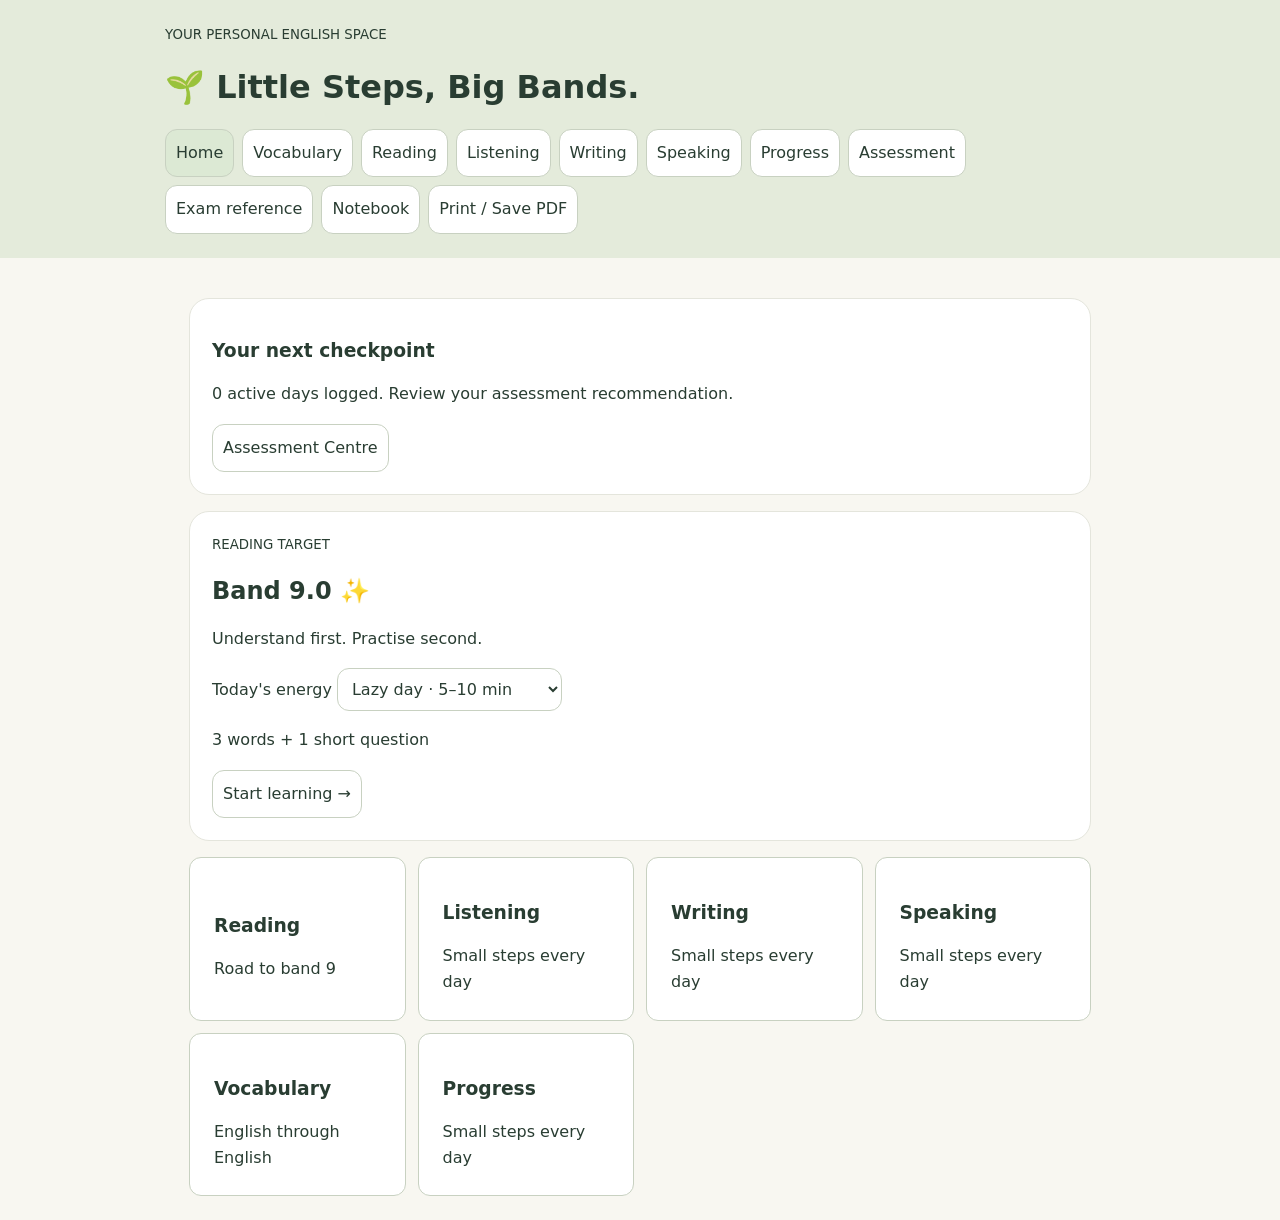
<file: index.html.html>
<!doctype html><html lang="en"><meta charset="utf-8"><meta name="viewport" content="width=device-width,initial-scale=1"><title>Little Steps, Big Bands</title><style>*{box-sizing:border-box}body{margin:0;background:#f8f7f1;color:#293d32;font:16px/1.65 system-ui}header{padding:24px;background:#e4ebdb}main,header>div{max-width:950px;margin:auto}main{padding:24px}h1,h2,h3{line-height:1.25}button,select,input,textarea{font:inherit;border:1px solid #c8d1c1;border-radius:12px;padding:10px;background:white;color:inherit}button{cursor:pointer}button:hover,button.active{background:#dce9d4}nav{display:flex;gap:8px;flex-wrap:wrap}section,.card{background:white;border:1px solid #e4e5dc;border-radius:20px;padding:22px;margin:16px 0}.grid{display:grid;grid-template-columns:repeat(auto-fit,minmax(210px,1fr));gap:12px}.grid button{text-align:left;padding:24px}textarea{width:100%;min-height:140px}label{display:block;margin:8px 0}.muted{color:#657469} .good{color:#23703d}.bad{color:#a34434}progress{width:100%;accent-color:#71916b}svg{width:100%;max-width:460px}small{display:block}button:disabled{opacity:.5;cursor:default}.lookup-word{cursor:pointer}.lookup-word:hover{background:#e4ebdb;text-decoration:underline}#dictionaryPanel{position:fixed;right:16px;bottom:16px;width:min(420px,calc(100% - 32px));max-height:75vh;overflow:auto;background:white;border:1px solid #b8c8b0;border-radius:20px;padding:20px;box-shadow:0 8px 35px #0002;z-index:20}</style><header><div><small>YOUR PERSONAL ENGLISH SPACE</small><h1>🌱 Little Steps, Big Bands.</h1><nav id="nav"></nav></div></header><main><div id="app"></div></main><aside id="dictionaryPanel" hidden></aside><script>
const $=id=>document.getElementById(id), levels=['A1','A2','B1','B2','C1','C2'];let state;try{state=JSON.parse(localStorage.getItem('littleBandsV1'))||{}}catch{state={}};state={done:0,errors:[],drafts:{},known:[],level:'B2',...state};let page='Home',idx=0,def=0,unlocked=false;const save=()=>localStorage.setItem('littleBandsV1',JSON.stringify(state));const esc=s=>String(s).replace(/[&<>"']/g,c=>({'&':'&amp;','<':'&lt;','>':'&gt;','"':'&quot;',"'":'&#39;'}[c]));const words=[['borrow','A2','verb','To take something and give it back later.','To use something that belongs to someone else temporarily.','To obtain something on the understanding that it will be returned.','Can I borrow your pen?','borrow money'],['reliable','B1','adjective','You can trust it to work well.','Able to be trusted to do what is expected.','Consistently dependable in performance or accuracy.','We need a reliable source of information.','reliable evidence'],['reluctant','B2','adjective','You do not really want to do something.','Not willing to do something because you are unsure.','Unwilling or hesitant to take a particular action.','She was reluctant to accept the offer.','reluctant to admit'],['mitigate','C1','verb','To make a bad thing less bad.','To reduce the harmful effects of something.','To lessen the severity or adverse impact of something.','Trees can mitigate urban heat.','mitigate risks'],['ubiquitous','C2','adjective','You can see it almost everywhere.','Present in almost every place.','Appearing or existing virtually everywhere.','Smartphones have become ubiquitous.','ubiquitous technology'],['quiet','A1','adjective','Not loud.','Making little or no noise.','Characterised by an absence of significant noise.','The room is quiet.','a quiet place']];
const reading=[['Mia has a small garden. She grows tomatoes. She waters them every morning.','What does Mia grow?',['Tomatoes','Apples','Rice'],0,'She grows tomatoes.'],['The library opens at nine on weekdays. On Saturday it opens at ten. It is closed on Sunday.','When does the library open on Saturday?',['Nine','Ten','Eleven'],1,'On Saturday it opens at ten.'],['Many people cycle to work because it saves money. However, some avoid cycling when the roads are busy.','Why do some people avoid cycling?',['It is expensive','The roads are busy','They dislike exercise'],1,'Some avoid cycling when the roads are busy.'],['Urban trees provide shade and can reduce local temperatures. However, researchers caution that the benefits vary depending on tree species and the layout of streets.','All tree species provide identical cooling benefits.',['True','False','Not Given'],1,'The benefits vary depending on tree species. Identical contradicts vary.'],['Although remote work may reduce commuting emissions, its overall environmental impact remains uncertain. Increased domestic energy consumption could offset some of the gains.','Remote work always reduces total emissions.',['True','False','Not Given'],2,'The overall impact remains uncertain; the passage does not establish whether total emissions always decrease or not.'],['The apparent consensus masks a methodological discrepancy: studies relying on self-reported outcomes tend to yield more favourable estimates than those using independently verified measures.','What is the main implication?',['All studies are fraudulent','Measurement methods may influence findings','Independent measures are always inaccurate'],1,'The contrast between self-reported and independently verified outcomes indicates a methodological influence.']];
const listen=[['Hi, I am Anna. My class starts at nine.','What time does the class start?','nine'],['The bus to the museum leaves at ten thirty from gate four.','Which gate?','four'],['Hello, I would like to book a room for Friday. My surname is Parker.','Surname:','Parker'],['Receptionist: The workshop was originally planned for Tuesday, but it has been moved to Thursday. The fee is fifteen pounds.','New workshop day:','Thursday'],['The initial survey suggested that cost was the main barrier. Subsequent interviews, however, revealed that a lack of reliable transport was more significant.','Main barrier identified in interviews:','transport'],['Although the intervention initially appeared effective, its benefits diminished substantially once the researchers controlled for seasonal variation.','The researchers controlled for seasonal _____.','variation']];
const writing=[['Some people believe university education should be free for everyone. To what extent do you agree or disagree?',0],['Some people prefer working from home, while others prefer working in an office. Discuss both views and give your own opinion.',1],['More people are shopping online. What are the advantages and disadvantages of this development?',2],['Traffic congestion is increasing in many cities. What are the causes, and what measures can be taken to solve this problem?',3],['Many young people move abroad. Why does this happen? Is it a positive or negative development?',4],['The chart shows the percentage of commuters using bicycles in three cities in 2010 and 2020. Summarise the information by selecting and reporting the main features, and make comparisons where relevant.',5]];const types=['Opinion','Discussion','Advantages & disadvantages','Causes & solutions','Two-part question','Bar chart (Task 1)'];
const speaking=[['Picture description','Describe the scene. Who is there? What are they doing?'],['Compare pictures','Compare studying alone and studying with a friend. Which is more effective?'],['Picture storytelling','Tell a story: a person misses a bus, asks for help, and finally arrives.'],['Role-play','You booked a hotel room but it is too noisy. Ask for a solution.'],['IELTS Part 1','Do you enjoy reading? What kinds of books do you read?'],['IELTS Part 2','Describe a person who inspires you. Say who they are, how you know them, and why they inspire you.'],['IELTS Part 3 / Debate','Should governments spend more on public libraries than digital resources? Explain both sides.']];
function go(p){page=p;idx=0;unlocked=false;render()}function level(v){state.level=v;save();render()}function complete(ok,detail){logStudy(page,ok,detail);state.done++;if(!ok)state.errors.push(detail);save()}function speak(t){if(!('speechSynthesis'in window)){alert('Speech playback is unavailable in this browser.');return}speechSynthesis.cancel();let u=new SpeechSynthesisUtterance(t);u.lang='en-GB';u.rate=Number($('speed')?.value||1);speechSynthesis.speak(u)}function next(){idx++;unlocked=false;render()}function render(){ $('nav').innerHTML=['Home','Vocabulary','Reading','Listening','Writing','Speaking','Progress','Assessment'].map(p=>`<button class="${page===p?'active':''}" onclick="go('${p}')">${p}</button>`).join('');let l=levels.indexOf(state.level), head=`<label>Practice level <select onchange="level(this.value)">${levels.map(x=>`<option ${x===state.level?'selected':''}>${x}</option>`).join('')}</select></label>`,h='';if(page==='Home'){h=`<section><small>READING TARGET</small><h2>Band 9.0 ✨</h2><p>Understand first. Practise second.</p><label>Today's energy <select id="energy" onchange="$('mission').textContent=['3 words + 1 short question','5 words + reading + listening','Reading + listening + writing + speaking'][this.selectedIndex]"><option>Lazy day · 5–10 min</option><option>Normal day · 30 min</option><option>Power day · 60–90 min</option></select></label><p id="mission">3 words + 1 short question</p><button onclick="go('Vocabulary')">Start learning →</button></section><div class="grid">${['Reading','Listening','Writing','Speaking','Vocabulary','Progress'].map(p=>`<button onclick="go('${p}')"><h3>${p}</h3>${p==='Reading'?'Road to band 9':p==='Vocabulary'?'English through English':'Small steps every day'}</button>`).join('')}</div>`}else if(page==='Vocabulary'){let w=words.filter(w=>w[1]===state.level)[0];if(idx)w=words[(words.indexOf(w)+idx)%words.length];h=head+`<section><small>${w[1]} · ${w[2]}</small><h2>${w[0]} <button onclick="speak('${w[0]}')">🔊</button></h2><label>Definition difficulty <select onchange="def=Number(this.value);render()">${['A1–A2','B1–B2','C1–C2'].map((x,i)=>`<option value="${i}" ${i===def?'selected':''}>${x}</option>`).join('')}</select></label><h3>${w[3+def]}</h3><p>${w[6]}</p><p>Collocation: ${w[7]}</p><button onclick="state.known.push('${w[0]}');complete(true,'');next()">I've got it</button> <button onclick="complete(false,'Vocabulary: ${w[0]}');next()">Review later</button></section>`}else if(page==='Reading'){let r=reading[l];h=head+`<section><h2>Reading · Road to band 9</h2><p class="muted">Read the question, locate evidence, then check meaning.</p><p class="lookup-text">${r[0]}</p><h3>${r[1]}</h3>${r[2].map((x,i)=>`<label><input type="radio" name="answer" value="${i}"> ${x}</label>`).join('')}<button onclick="checkReading()">Check answer</button><p id="feedback"></p></section>`}else if(page==='Listening'){let r=listen[l];h=head+`<section><h2>Active listening</h2><p>Predict the answer type before listening.</p><label>Speed <select id="speed"><option value="1">Normal</option><option value="0.75">Slow</option></select></label><button onclick="speak(listen[${l}][0])">▶ Play audio</button> <button onclick="speechSynthesis.cancel()">Stop</button><h3>${r[1]}</h3><input id="answer" placeholder="Your answer"><button onclick="checkListening()">Check</button><p id="feedback"></p><details><summary>Transcript & shadowing (after answering)</summary><p class="lookup-text">${r[0]}</p><button onclick="speak(listen[${l}][0])">Listen and repeat</button></details><p>Next: replay, write what you hear, compare with transcript, then shadow.</p></section>`}else if(page==='Writing'){let w=writing[idx%writing.length];h=`<section><h2>Writing Studio</h2><small>Question ${idx%writing.length+1} · IELTS Academic style</small><p class="lookup-text">${w[0]}</p>${w[1]===5?'<svg viewBox="0 0 300 150"><path d="M25 5V125H290" fill="none" stroke="#333"/><g fill="#77946a"><rect x="45" y="85" width="22" height="40"/><rect x="125" y="65" width="22" height="60"/><rect x="205" y="95" width="22" height="30"/></g><g fill="#d9a86d"><rect x="69" y="55" width="22" height="70"/><rect x="149" y="35" width="22" height="90"/><rect x="229" y="65" width="22" height="60"/></g><g font-size="10"><text x="45" y="140">City A</text><text x="125" y="140">City B</text><text x="205" y="140">City C</text><text x="30" y="12">% (1px = 0.5%)</text></g></svg><p>Green: 2010 · Gold: 2020</p>':''}<h3>1. Identify the task</h3>${types.map((x,i)=>`<label><input type="radio" name="type" value="${i}" ${unlocked&&i===w[1]?'checked':''}> ${x}</label>`).join('')}<button onclick="checkWriting()">Unlock writing</button><p id="feedback"></p>${unlocked?`<h3>2. Plan your response</h3><textarea id="plan" placeholder="Topic, position, key ideas..." oninput="draft('plan',this.value)">${esc(state.drafts['plan'+idx]||'')}</textarea><h3>3. Write</h3><textarea id="essay" oninput="draft('essay',this.value);count()" placeholder="Write here...">${esc(state.drafts['essay'+idx]||'')}</textarea><p id="count"></p><h3>4. Self-review</h3>${['I answered every part of the task.','My ideas are organised and supported.','I checked vocabulary and grammar.'].map(x=>`<label><input type="checkbox"> ${x}</label>`).join('')}<button onclick="complete(true,'');next()">Save & next prompt</button>`:'<p>🔒 Planning and writing are locked.</p>'}<button onclick="next()">Skip to another prompt</button></section>`}else if(page==='Speaking'){let s=speaking[idx%speaking.length];h=head+`<section><small>${s[0]}</small><h2 class="lookup-text">${s[1]}</h2>${idx%7<3?scene(idx%7):''}<p>${l<2?'Use short sentences: who, what, where.':l<4?'Give reasons and examples.':'Develop nuanced ideas, compare perspectives and justify your position.'}</p><button onclick="timer(60)">1 min preparation</button> <button onclick="timer(120)">2 min speaking</button><h3 id="clock">00:00</h3><button onclick="record()">Record voice</button> <button onclick="stopRecord()">Stop recording</button><p id="recstatus"></p><audio id="playback" controls></audio><textarea placeholder="Notes / useful expressions" oninput="draft('speaking',this.value)">${esc(state.drafts['speaking'+idx]||'')}</textarea><button onclick="complete(true,'');next()">Finish & next prompt</button></section>`}else{h=`<section><h2>My progress</h2><p>Completed attempts: ${state.done}</p><p>Words marked known: ${new Set(state.known).size}</p><h3>Mistake notebook</h3>${state.errors.map(x=>`<p>• ${esc(x)}</p>`).join('')||'No mistakes recorded yet.'}<button onclick="exportData()">Export backup</button><label>Restore backup <input type="file" accept=".json" onchange="restore(this.files[0])"></label></section>`} $('app').innerHTML=h;if($('count'))count();enhanceDictionary()}
function scene(i){return `<svg viewBox="0 0 320 170" role="img" aria-label="Illustrated speaking prompt"><rect width="320" height="170" rx="15" fill="#e7efdf"/><circle cx="270" cy="30" r="18" fill="#efce83"/><path d="M0 130Q80 90 160 130T320 130V170H0" fill="#a9c69b"/>${(i===1?[75,235]:[90,155,220]).map((x,j)=>`<circle cx="${x}" cy="65" r="13" fill="#c58f72"/><path d="M${x} 80v35m-18-20 18-10 18 10m-18 20-12 25m12-25 12 25" stroke="${['#647d9b','#b77b83','#7a956b'][j]}" stroke-width="8" stroke-linecap="round"/>`).join('')}<rect x="110" y="118" width="90" height="12" rx="3" fill="#c69e72"/><text x="12" y="20" font-size="11" fill="#405844">${['A day in the park','Study together or alone','A journey'][i]}</text></svg>`}function checkReading(){let a=document.querySelector('[name=answer]:checked');if(!a)return;let r=reading[levels.indexOf(state.level)],ok=+a.value===r[3];complete(ok,'Reading: '+r[1]);$('feedback').textContent=(ok?'Correct! ':'Review: ')+r[4]}function checkListening(){let r=listen[levels.indexOf(state.level)],ok=$('answer').value.trim().toLowerCase()===r[2].toLowerCase();complete(ok,'Listening: '+r[1]);$('feedback').textContent=(ok?'Correct! ':'Answer: '+r[2])}function checkWriting(){let a=document.querySelector('[name=type]:checked');if(!a)return;let ok=+a.value===writing[idx%writing.length][1];complete(ok,'Writing recognition: '+writing[idx%writing.length][0]);if(ok){unlocked=true;render();$('feedback').textContent='Correct! Planning unlocked.'}else $('feedback').textContent='Try again. Look at the final instruction.'}function draft(k,v){state.drafts[k+idx]=v;save()}function count(){$('count').textContent=($('essay').value.trim().match(/\S+/g)||[]).length+' words'}let tick;function timer(s){clearInterval(tick);const show=()=>{if(!$('clock')){clearInterval(tick);return}$('clock').textContent=Math.floor(s/60)+':'+String(s%60).padStart(2,'0');if(s--<=0)clearInterval(tick)};show();tick=setInterval(show,1000)}let recorder,stream;async function record(){try{stream=await navigator.mediaDevices.getUserMedia({audio:true});recorder=new MediaRecorder(stream);let chunks=[];recorder.ondataavailable=e=>chunks.push(e.data);recorder.onstop=()=>{if($('playback'))$('playback').src=URL.createObjectURL(new Blob(chunks,{type:recorder.mimeType}));stream.getTracks().forEach(t=>t.stop());if($('recstatus'))$('recstatus').textContent='Recording ready for playback (not saved).'};recorder.start();$('recstatus').textContent='Recording…'}catch(e){$('recstatus').textContent='Microphone unavailable. Check browser permissions.'}}function stopRecord(){if(recorder?.state==='recording')recorder.stop()}function exportData(){let a=document.createElement('a');a.href=URL.createObjectURL(new Blob([JSON.stringify(state)],{type:'application/json'}));a.download='ielts-backup.json';a.click()}async function restore(f){if(!f)return;try{let x=JSON.parse(await f.text());if(!Array.isArray(x.errors)||!Array.isArray(x.known)||typeof x.drafts!=='object'||!levels.includes(x.level))throw Error();state=x;save();render()}catch{alert('Invalid backup')}}
function bank(){return state.wordBank||(state.wordBank={})}
function enhanceDictionary(){document.querySelectorAll('.lookup-text').forEach(el=>{let t=el.textContent;el.innerHTML=esc(t).replace(/[A-Za-z]+(?:['’-][A-Za-z]+)*/g,w=>`<span class="lookup-word">${w}</span>`);el.title='Click a word to look it up, or select text to save it.';el.addEventListener('click',e=>{if(window.getSelection().toString().trim())return;if(e.target.classList.contains('lookup-word'))lookup(e.target.textContent,t,false)});el.addEventListener('mouseup',()=>{let sel=window.getSelection(),v=sel.toString().trim();if(v&&el.contains(sel.anchorNode)&&el.contains(sel.focusNode))lookup(v,t,true)})});if(page==='Vocabulary'){let el=document.createElement('section');el.innerHTML='<h2>My unknown words</h2><p>Words saved from your lessons. Select a word to review it.</p>'+Object.keys(bank()).map((w,i)=>`<p><button data-bank="${i}">${esc(w)}</button> <small>${esc(bank()[w].definition||'Definition pending')}</small></p>`).join('');$('app').append(el);el.querySelectorAll('[data-bank]').forEach(b=>b.onclick=()=>{let w=Object.keys(bank())[+b.dataset.bank];lookup(w,bank()[w].context,false)})}}
let lookupToken=0;async function lookup(raw,context,auto){let w=raw.trim().toLowerCase().replace(/^[^a-z]+|[^a-z]+$/g,'');if(!w||w.length>100)return;let token=++lookupToken;let entry=bank()[w]||{context,definition:''};if(auto){bank()[w]=entry;save()}let panel=$('dictionaryPanel');panel.hidden=false;panel.innerHTML=`<button id="dictClose" style="float:right">✕</button><small>ENGLISH–ENGLISH DICTIONARY</small><h2>${esc(w)}</h2><button id="dictSpeak">🔊 Listen</button> <button id="dictSave">${auto||bank()[w]?'✓ Saved':'Save unknown word'}</button><div id="dictResult">Looking up definition…</div><p><small>Original context</small>${esc(context)}</p><label>My simple English definition<textarea id="dictNote" style="min-height:65px">${esc(entry.simple||'')}</textarea></label><button id="dictNoteSave">Save definition & word</button>`;$('dictClose').onclick=()=>{panel.hidden=true;lookupToken++};$('dictSpeak').onclick=()=>speak(w);function store(){bank()[w]=entry;save();$('dictSave').textContent='✓ Saved'}$('dictSave').onclick=store;$('dictNoteSave').onclick=()=>{entry.simple=$('dictNote').value;store()};let local=words.find(x=>x[0]===w);if(local){entry.definition=local[4];entry.simple=entry.simple||local[3];entry.advanced=local[5];entry.pos=local[2]}else if(!entry.definition){try{let res=await fetch('https://api.dictionaryapi.dev/api/v2/entries/en/'+encodeURIComponent(w));if(!res.ok)throw Error();let data=await res.json(),d=data[0];entry.definition=d.meanings[0].definitions[0].definition;entry.pos=d.meanings[0].partOfSpeech;entry.ipa=d.phonetic||'';entry.extra=d.meanings.flatMap(m=>m.definitions.slice(0,2).map(x=>m.partOfSpeech+': '+x.definition)).slice(0,6)}catch{}}if(bank()[w]){bank()[w]=entry;save()}if(token!==lookupToken)return;$('dictNote').value=entry.simple||'';$('dictResult').innerHTML=entry.definition?`<p class="muted">${esc(entry.pos||'')} ${esc(entry.ipa||'')}</p>${entry.simple?'<h3>Easy definition</h3><p>'+esc(entry.simple)+'</p>':''}<h3>Dictionary definition</h3><p>${esc(entry.definition)}</p>${entry.advanced?'<p>'+esc(entry.advanced)+'</p>':''}${entry.extra?'<details><summary>Other meanings</summary>'+entry.extra.map(x=>'<p>'+esc(x)+'</p>').join('')+'</details>':''}`:'<p>No definition found. Internet may be unavailable, or this may be a phrase. You can save your own English definition below.</p>'}

const oldRender=render;
const topics=['library','community garden','museum','train station','sports centre','language school','market','science club','hotel','nature reserve'];
const days=['Monday','Tuesday','Wednesday','Thursday','Friday','Saturday','Sunday'];
const genres=['Descriptive','Narrative','Opinion','Argumentative','Cause & Effect','Problem & Solution','Compare & Contrast','Expository','Academic Report','Reflective'];
const lessons=[['Show, do not tell; use action verbs and sensory details.','She was nervous.','Her fingers trembled as she reached for the door.','Describe a busy market without using the word busy.'],['Set the scene, introduce a conflict, build to a climax and resolve it.','I lost my bag.','As the train pulled away, I realised my bag was still on the platform.','Tell a story about a surprising journey.'],['State your position; develop reasons with examples.','Technology is good.','Digital tools can widen access to education by making lessons available remotely.','Should schools limit phone use?'],['Make a claim, support it, acknowledge and rebut an opposing view.','Everyone should cycle.','Although cycling is impractical for some commuters, safe cycle lanes can reduce short car journeys.','Should cities restrict private cars?'],['Distinguish causes from effects; explain the mechanism.','Traffic causes problems.','Long commutes reduce the time workers can spend resting, which may increase fatigue.','Explain causes and effects of traffic congestion.'],['Identify a specific problem and propose feasible solutions.','Pollution is bad.','Cities could reduce roadside pollution by improving bus frequency.','How can cities reduce waste?'],['Use shared criteria and balanced comparisons.','Both are different.','Unlike online courses, classroom lessons offer immediate face-to-face interaction.','Compare online and classroom learning.'],['Define the topic, organise explanations, add examples.','Plants need things.','Plants use sunlight to convert water and carbon dioxide into sugars.','Explain how a community garden works.'],['Summarise major trends, compare figures, avoid personal opinions.','The number went up.','Attendance rose from 20 to 35, while the other group remained stable.','Describe attendance: A 20 to 35; B 30 to 30.'],['Describe an experience, analyse it, explain what you learned.','It was useful.','The experience revealed that I needed to plan more carefully before speaking.','Reflect on a difficult learning experience.']];
let mode='new', support='Guided', genre=0, current=null, mock=null, mt;
function history(){return state.history||(state.history=[])}
function logStudy(skill,ok,detail){history().push({date:new Date().toISOString().slice(0,10),skill,ok,detail});}
function keyFor(skill,n){return skill+'-'+state.level+'-'+n}
function attempts(){return state.attempts||(state.attempts={})}
function pick(skill,max){let ids=Array.from({length:max},(_,i)=>i),a=attempts();let pool=ids.filter(i=>mode==='new'?!a[keyFor(skill,i)]:mode==='review'?a[keyFor(skill,i)]:mode==='mistakes'?a[keyFor(skill,i)]?.ok===false:true);if(!pool.length)pool=ids;return pool[Math.floor(Math.random()*pool.length)]}
function controls(skill,max){return `<label>Level <select onchange="level(this.value)">${levels.map(x=>`<option ${x===state.level?'selected':''}>${x}</option>`).join('')}</select></label><label>Practice mode <select onchange="mode=this.value;current=null;render()">${['new','random','review','mistakes'].map(x=>`<option ${x===mode?'selected':''}>${x}</option>`).join('')}</select></label><button onclick="current=null;render()">Another practice</button> <small>${max} practice variants at this level · generated from built-in templates</small>`}
function listenItem(n,l){let place=topics[n%10],day=days[(n+l)%7],time=9+(n%4),fee=5+n+l,room=12+n;let base=`Welcome to the ${place}. Our next session is on ${day} at ${time} in the morning. The fee is ${fee} pounds. Please meet in room ${room}.`;if(l>=2)base+=` Although we originally planned an afternoon session, the morning is more convenient for most visitors.`;if(l>=4)base+=` Participants should register in advance, as capacity is limited and walk-in places cannot be guaranteed.`;let q=[['Which day is the session?',day],['What time does it start?',String(time)],['How much is the fee in pounds?',String(fee)],['Which room should visitors go to?',String(room)]];return {base,q}}
function finishL(){let item=listenItem(current,levels.indexOf(state.level)),score=0;item.q.forEach((q,i)=>{let ok=$('la'+i).value.trim().toLowerCase()===q[1].toLowerCase();score+=ok;logStudy('Listening',ok,q[0]);$('lf'+i).textContent=(ok?'Correct: ':'Answer: ')+q[1]});attempts()[keyFor('Listening',current)]={ok:score===4};state.done++;save();$('lt').hidden=false;$('ls').textContent=score+'/4';$('lc').disabled=true}
function speakingPrompt(n,l){let t=topics[n%10],kind=Math.floor(n/10);return [['Personal questions',`What do you like about a ${t}? How often do you visit one?`],['Picture description',`Describe the scene. Imagine it takes place near a ${t}.`],['Role-play',`You are visiting a ${t}. Ask a staff member for information and explain what you need.`],['Discussion',`Should local governments invest more in facilities such as a ${t}? Explain your view.`],['IELTS cue card',`Describe a memorable visit to a ${t}. Say when, where, who was with you and why it mattered.`]][kind]}
function finishS(){attempts()[keyFor('Speaking',current)]={ok:null};complete(true,'Speaking practice completed (not scored)');current=null;render()}
function supportBox(){let a=lessons[genre];return support==='Independent'?'':`<section><h3>${genres[genre]} toolkit</h3><p>${a[0]}</p>${support==='Guided'?`<p><b>Before:</b> ${a[1]}</p><p><b>Improved:</b> ${a[2]}</p><p>Notice the specific details and logical connections.</p>`:''}<label><input type="checkbox"> I applied the technique.</label><label><input type="checkbox"> I checked clarity and grammar.</label></section>`}
function academy(){return `<section><h2>Writing Academy</h2><label>Genre <select onchange="genre=+this.value;render()">${genres.map((x,i)=>`<option value="${i}" ${genre===i?'selected':''}>${x}</option>`).join('')}</select></label><label>Support <select onchange="support=this.value;render()">${['Guided','Supported','Independent'].map(x=>`<option ${x===support?'selected':''}>${x}</option>`).join('')}</select></label><p class="lookup-text">${lessons[genre][3]}</p>${supportBox()}<textarea placeholder="Practise here" oninput="state.drafts['academy'+genre]=this.value;save()">${esc(state.drafts['academy'+genre]||'')}</textarea><button onclick="complete(true,'Writing academy practice');alert('Saved')">Save practice</button></section>`}
function assessment(){let dates=new Set(history().map(x=>x.date)).size;return `<section><h2>Assessment Centre</h2><p>${dates} active learning days · ${history().length} logged activities</p><p>Recommended: ${dates>=30?'Extended diagnostic':dates>=14?'Four-skill progress check':dates>=7?'Weekly progress check':'Baseline check'}</p><button onclick="startMock(false)">Start short four-skill check</button> <button onclick="startMock(true)">Start extended four-skill simulation</button><p class="muted">Extended simulation uses 30/60/60/14 minute limits, but has fewer questions than official IELTS. Writing and Speaking require self-review.</p></section><section><h3>Assessment history</h3>${(state.tests||[]).map(t=>`<p>${esc(t.date)} · Listening ${t.l}/4 · Reading ${t.r}/6 · Writing/Speaking unscored</p>`).join('')||'No assessments yet.'}</section>`}
function startMock(full){mock={full,part:0,l:0,r:0,played:false,answers:{}};mockPart()}
function mockPart(){clearInterval(mt);let p=mock.part,mins=(mock.full?[30,60,60,14]:[5,10,15,5])[p];let h=`<section><small>ASSESSMENT · ${p+1}/4</small><h2>${['Listening','Reading','Writing','Speaking'][p]}</h2><h3 id="mclock"></h3>`;if(p===0){let a=listenItem(19,4);h+=`<button id="mplay" onclick="this.disabled=true;speak(listenItem(19,4).base)">Play once</button>`+a.q.map((q,i)=>`<label>${q[0]} <input id="ma${i}"></label>`).join('')}if(p===1)h+=reading.map((r,i)=>`<p>${esc(r[0])}</p><b>${esc(r[1])}</b>${r[2].map((x,j)=>`<label><input type="radio" name="mr${i}" value="${j}"> ${esc(x)}</label>`).join('')}`).join('');if(p===2)h+=`<p>Task 1: Attendance at a library rose from 200 to 350 between 2010 and 2020; museum attendance fell from 400 to 300. Summarise and compare.</p><textarea id="mw1"></textarea><p>Task 2: Some people believe public transport should be free. To what extent do you agree?</p><textarea id="mw2"></textarea>`;if(p===3)h+=`<p>Part 1: Tell me about your hometown and daily routine.</p><p>Part 2: Describe a useful skill you learned.</p><p>Part 3: How should education adapt to changes in technology?</p><button onclick="record()">Record</button> <button onclick="stopRecord()">Stop</button><p id="recstatus"></p><audio id="playback" controls></audio><textarea id="ms" placeholder="Self-review notes"></textarea>`; $('app').innerHTML=h+`<button onclick="submitMock()">Submit section</button></section>`;let end=Date.now()+mins*60000;let update=()=>{let t=Math.max(0,Math.ceil((end-Date.now())/1000));if(!$('mclock')){clearInterval(mt);return}$('mclock').textContent=Math.floor(t/60)+':'+String(t%60).padStart(2,'0');if(!t)submitMock()};update();mt=setInterval(update,1000)}
function submitMock(){clearInterval(mt);speechSynthesis.cancel();let p=mock.part;if(p===0)mock.l=listenItem(19,4).q.filter((q,i)=>$('ma'+i).value.trim().toLowerCase()===q[1].toLowerCase()).length;if(p===1)mock.r=reading.filter((r,i)=>Number(document.querySelector(`[name=mr${i}]:checked`)?.value)===r[3]).length;if(p===2)mock.w=[$('mw1').value,$('mw2').value];if(p===3){mock.s=$('ms').value;stopRecord();(state.tests||(state.tests=[])).push({...mock,date:new Date().toISOString().slice(0,10)});save();mock=null;render();return}mock.part++;mockPart()}
const oldGo=go;go=function(p){if(mock&&!confirm('Leave this assessment? Current test will be lost.'))return;mock=null;clearInterval(mt);current=null;oldGo(p)};const oldLevel=level;level=function(v){current=null;oldLevel(v)};
render=function(){oldRender();if(page==='Listening'){if(current===null)current=pick(page,30);let a=listenItem(current,levels.indexOf(state.level));$('app').innerHTML=controls(page,30)+`<section><h2>Listening practice ${current+1}</h2><p>Predict → listen → answer → check → shadow.</p><button onclick="speak(listenItem(current,levels.indexOf(state.level)).base)">Play audio</button>${a.q.map((q,i)=>`<label>${q[0]} <input id="la${i}"></label><p id="lf${i}"></p>`).join('')}<button id="lc" onclick="finishL()">Check answers</button><p id="ls"></p><div id="lt" hidden><p class="lookup-text">${a.base}</p><textarea placeholder="Dictation / shadowing notes"></textarea></div></section>`;enhanceDictionary()}if(page==='Speaking'){if(current===null)current=pick(page,50);let a=speakingPrompt(current,levels.indexOf(state.level));$('app').innerHTML=controls(page,50)+`<section><small>${a[0]}</small><h2 class="lookup-text">${a[1]}</h2>${a[0]==='Picture description'?scene(current%3):''}<p>${levels.indexOf(state.level)<2?'Use short sentences.':'Give reasons, examples and specific details.'}</p><button onclick="timer(60)">Prepare 1 min</button> <button onclick="timer(120)">Speak 2 min</button><h3 id="clock">00:00</h3><button onclick="record()">Record</button> <button onclick="stopRecord()">Stop</button><p id="recstatus"></p><audio id="playback" controls></audio><textarea placeholder="Notes" oninput="state.drafts[keyFor('Speaking',current)]=this.value;save()">${esc(state.drafts[keyFor('Speaking',current)]||'')}</textarea><button onclick="finishS()">Finish & next</button></section>`;enhanceDictionary()}if(page==='Writing'){let div=document.createElement('div');div.innerHTML=academy();$('app').prepend(div);div.querySelectorAll('.lookup-text').forEach(x=>x.classList.remove('lookup-text'))}if(page==='Assessment')$('app').innerHTML=assessment();if(page==='Home'){let d=document.createElement('section');d.innerHTML=`<h3>Your next checkpoint</h3><p>${new Set(history().map(x=>x.date)).size} active days logged. Review your assessment recommendation.</p><button onclick="go('Assessment')">Assessment Centre</button>`;$('app').prepend(d)}};


const v4render=render;
const official=[['IELTS Academic','https://ielts.org/take-a-test/test-types/ielts-academic-test'],['IELTS sample tests','https://ielts.org/take-a-test/preparation-resources/sample-test-questions/academic-test'],['Cambridge preparation','https://www.cambridgeenglish.org/learning-english/exam-preparation/'],['ETS TOEFL 2026','https://www.ets.org/toefl/test-takers/ibt/about/content.html?version=after-jan-2026'],['CEFR','https://www.coe.int/en/web/common-european-framework-reference-languages']];
const exams=['Pre-A1 Starters','A1 Movers','A2 Flyers','A2 Key','B1 Preliminary','B2 First','C1 Advanced','C2 Proficiency','IELTS Academic','TOEFL iBT 2026'];
const rtypes=['Multiple choice','True / False / Not Given','Yes / No / Not Given','Matching headings','Matching information','Matching features','Matching sentence endings','Sentence completion','Summary completion','Note completion','Table completion','Flow-chart completion','Diagram label completion','Short-answer questions'];
const passage='A. In 2022, a town converted an unused car park into a community garden. The council supplied tools, while volunteers planted vegetables. The project initially had 24 members.\n\nB. To reduce water consumption, the gardeners installed a rainwater tank. Water flows from the roof through a filter into the tank, then reaches the beds through a pipe. During the first summer, the garden used 30 percent less mains water than a comparable site.\n\nC. In my view, the greatest benefit is not the food produced but the social contact between neighbours. However, expansion should depend on local demand rather than a fixed national target.';
const rq=[['Who supplied tools?','The council','Volunteers','A university','A shop'],['The garden began with 24 members.','True','False','Not Given'],['The writer believes every town should have a fixed expansion target.','No','Yes','Not Given'],['Choose the best heading for B.','Saving water','Recruiting members','Selling vegetables'],['Which paragraph describes the initial membership?','A','B','C'],['Match the council to its contribution.','Tools','Vegetables','Roof'],['Water reaches the beds through …','a pipe','a roof','a volunteer'],['The project began with ___ members.','24'],['The tank helped reduce consumption of ___ water.','mains'],['Initial membership: ___ people.','24'],['Water saving compared with another site: ___ percent.','30'],['Roof → filter → ___ → pipe.','tank'],['Label the container between filter and pipe.','tank'],['What was the site previously used as?','car park']];
let rt=0, wt=0, lt=0; const wtypes=['Line graph','Bar chart','Pie chart','Table','Map','Process diagram','Mixed charts'];
function visual(n){let base='<svg viewBox="0 0 420 210" role="img" aria-label="Original practice diagram" xmlns="http://www.w3.org/2000/svg">';if(n===4)return base+`<g fill="#e5eddb" stroke="#526a58"><rect x="10" y="25" width="190" height="160"/><rect x="220" y="25" width="190" height="160"/></g><g font-size="12" fill="#263c32"><text x="65" y="17">2010</text><text x="280" y="17">2025</text><text x="25" y="60">Car park</text><text x="25" y="150">Library</text><text x="235" y="60">Garden</text><text x="235" y="150">Library</text><text x="320" y="100">Cafe</text></g><path d="M10 110H200 M220 110H410" stroke="#949b91" stroke-width="12"/></svg>`;if(n===5)return base+`<g fill="#e5eddb" stroke="#526a58"><rect x="10" y="70" width="85" height="55"/><rect x="115" y="70" width="85" height="55"/><rect x="220" y="70" width="85" height="55"/><rect x="325" y="70" width="85" height="55"/></g><g font-size="12"><text x="30" y="100">Roof</text><text x="135" y="100">Filter</text><text x="240" y="100">Tank</text><text x="345" y="100">Beds</text><text x="97" y="100">→</text><text x="202" y="100">→</text><text x="307" y="100">→</text></g></svg>`;if(n===3)return '<table><tr><th>Year</th><th>Bus</th><th>Rail</th></tr><tr><td>2010</td><td>20%</td><td>30%</td></tr><tr><td>2020</td><td>40%</td><td>50%</td></tr></table>';if(n===2)return base+'<circle cx="110" cy="100" r="75" fill="#84a786"/><path d="M110 100 L110 25 A75 75 0 0 1 110 175 Z" fill="#e6bb68"/><text x="220" y="80">Bus: 50%</text><text x="220" y="110">Rail: 50%</text></svg>';return base+`<path d="M45 15V170H400" fill="none" stroke="#53665b"/><g font-size="11"><text x="5" y="40">60%</text><text x="5" y="105">30%</text><text x="25" y="170">0</text><text x="90" y="193">2010</text><text x="300" y="193">2020</text></g>${n===0?'<path d="M110 120L320 70" stroke="#4c8965" stroke-width="4"/><path d="M110 95L320 45" stroke="#bc873b" stroke-width="4"/>':'<g fill="#4c8965"><rect x="90" y="120" width="32" height="50"/><rect x="290" y="70" width="32" height="100"/></g><g fill="#bc873b"><rect x="125" y="95" width="32" height="75"/><rect x="325" y="45" width="32" height="125"/></g>'}${n===6?'<path d="M110 95L320 45" stroke="#263c32" stroke-width="3" stroke-dasharray="5 4"/>':''}<text x="190" y="20" font-size="11">Bus (green) · Rail (gold)</text></svg>`}
function options(a,n){return a.map((x,i)=>`<option value="${i}" ${i===n?'selected':''}>${esc(x)}</option>`).join('')}
function reading4(){let q=rq[rt],choices=q.slice(1);return `<section><small>IELTS-STYLE MICRO PRACTICE · ORIGINAL · NOT A FULL TEST</small><h2>Reading question types</h2><select onchange="rt=+this.value;render()">${options(rtypes,rt)}</select><p class="tip">Read the instruction, predict the answer type, locate evidence, check meaning and spelling.</p><p class="lookup-text" style="white-space:pre-line">${passage}</p>${rt===12?visual(5).replace('>Tank<','> ? <'):rt===11?'<p>Roof → Filter → ____ → Pipe</p>':rt===10?'<table><tr><th>Measure</th><th>Result</th></tr><tr><td>Water saving (%)</td><td>____</td></tr></table>':''}<p>${esc(q[0])}</p>${choices.length>1?`<select id="r4a"><option value="">Choose</option>${[...choices].sort().map(x=>`<option>${esc(x)}</option>`).join('')}</select>`:'<p>Use no more than two words and/or a number.</p><input id="r4a">'} <button onclick="check4('Reading',rq[rt][1], 'r4a','r4f')">Check</button><div id="r4f"></div></section>`}
function check4(skill,answer,id,out){let v=$(id).value.trim(),ok=v.toLowerCase()===answer.toLowerCase();complete(ok,skill+': '+v+' → '+answer);$(out).innerHTML=`<p class="${ok?'good':'bad'}">${ok?'Correct':'Review this answer'} · ${esc(answer)}</p><p class="important">NOTE: Compare the wording with the source, not outside knowledge.</p>`;}
function writing4(){return `<section><small>IELTS ACADEMIC TASK 1 · ORIGINAL VISUAL DRILLS</small><h2>Visual writing academy</h2><select onchange="wt=+this.value;render()">${options(wtypes,wt)}</select>${visual(wt)}<p>Summarise the main features and make comparisons where relevant.</p><label>Identify the visual type first <select id="wguess"><option value="">Choose</option>${options(wtypes,-1)}</select></label><button onclick="if($('wguess').value==String(wt)){$('wbody').hidden=false;$('wg').textContent='Correct'}else $('wg').textContent='Try again'">Unlock writing</button><p id="wg"></p><div id="wbody" hidden><p class="tip">${wt===4?'Compare locations and changes; use accurate spatial language.':wt===5?'Identify the first and final stages; use sequence language.':'Identify the main patterns, then group and compare figures.'}</p><p class="important">NOTE: Do not invent reasons or data.</p><label>Overview and plan<textarea oninput="state.drafts['visualplan'+wt]=this.value;save()">${esc(state.drafts['visualplan'+wt]||'')}</textarea></label><label>Response (150+ words; target 20 min)<textarea oninput="state.drafts['visual'+wt]=this.value;save();$('wc4').textContent=this.value.trim().split(/\\s+/).filter(Boolean).length">${esc(state.drafts['visual'+wt]||'')}</textarea></label><p>Word count: <span id="wc4">—</span></p><button onclick="timer(1200)">20 min</button><span id="clock">00:00</span><p>Self-review: task achievement · coherence · vocabulary · grammatical accuracy.</p></div></section>`}
function listening4(){let transcript='Enter the park from the south. The cafe is to your left, and the information desk is immediately to your right. Continue north to reach the lake.';return `<section><small>IELTS LISTENING · MAP LABELLING · SYNTHETIC AUDIO</small><h2>Map practice</h2><svg viewBox="0 0 320 200"><rect x="15" y="15" width="290" height="170" fill="#e5eddb"/><path d="M160 185V50" stroke="#aaa" stroke-width="20"/><ellipse cx="160" cy="40" rx="45" ry="20" fill="#9ccad7"/><rect x="30" y="110" width="65" height="40" fill="white"/><rect x="225" y="110" width="65" height="40" fill="white"/><text x="55" y="135">A</text><text x="250" y="135">B</text><text x="145" y="45">Lake</text><text x="130" y="198">Entrance</text></svg><p>Predict the direction words, then listen.</p><button onclick="speak('${transcript}')">Play</button><label>Which location is the cafe? <input id="l4a"></label><button onclick="check4('Listening','A','l4a','l4f');$('l4t').hidden=false">Check</button><div id="l4f"></div><p id="l4t" hidden class="lookup-text">${transcript}</p></section>`}
function notes4(){let notes=state.notes4||[];return `<section><h2>My colour notebook</h2><select id="nc"><option value="#b52d32">Important / mistake · red</option><option value="#26703c">Correct · green</option><option value="#265ba4">Grammar · blue</option><option value="#8051a6">Vocabulary · purple</option><option value="#946214">Strategy · gold</option></select><textarea id="nt" placeholder="Your note"></textarea><button onclick="if($('nt').value.trim()){(state.notes4||(state.notes4=[])).push({text:$('nt').value,color:$('nc').value});save();render()}">Save note</button>${notes.map((n,i)=>`<p style="color:${/^#[0-9a-f]{6}$/i.test(n.color)?n.color:'#333'}">${esc(n.text)} <button onclick="state.notes4.splice(${i},1);save();render()">Delete</button></p>`).join('')}<h3>Recorded mistakes</h3>${state.errors.map(x=>`<p class="important">${esc(x)}</p>`).join('')}</section>`}
function standards4(){return `<section><h2>Exam reference centre</h2><p>Choose a target. This saves your preference; the legacy general exercises are not automatically calibrated to that exam.</p><select onchange="state.exam=exams[+this.value];save()">${options(exams,Math.max(0,exams.indexOf(state.exam||'IELTS Academic')))}</select><h3>IELTS Academic</h3><p>Reading: 40 questions, 60 min. Listening: 40 questions, about 30 min. Writing: two tasks, 60 min. Speaking: three parts, 11–14 min.</p><h3>TOEFL iBT 2026</h3><p>Reading: word completion and daily-life/academic texts. Listening: responses, conversations, announcements and talks. Writing: sentence building, email and academic discussion. Speaking: repetition and interview. Adaptive official-test simulation is not implemented.</p><h3>Official resources</h3>${official.map(x=>`<p><a href="${x[1]}" target="_blank" rel="noopener">${x[0]}</a></p>`).join('')}<p>Cambridge and CEFR links are reference resources, not a validated curriculum. All local tasks are original practice.</p></section>`}
render=function(){v4render();const n=$('nav');for(const x of ['Exam reference','Notebook']){let b=document.createElement('button');b.textContent=x;b.onclick=()=>go(x);n.append(b)}if(page==='Exam reference')$('app').innerHTML=standards4();if(page==='Notebook')$('app').innerHTML=notes4();if(page==='Reading')$('app').insertAdjacentHTML('afterbegin',reading4());if(page==='Listening')$('app').insertAdjacentHTML('afterbegin',listening4());if(page==='Writing')$('app').insertAdjacentHTML('afterbegin',writing4());if(page==='Speaking')$('app').insertAdjacentHTML('afterbegin',`<section><h2>Visual speaking extension</h2>${visual(4)}<p>Compare the two plans. Explain what changed and give directions from the library to the cafe.</p>${visual(0)}<p>Summarise the data orally. These are general speaking drills, not IELTS Speaking question types.</p></section>`);if(page==='Assessment')$('app').insertAdjacentHTML('afterbegin',`<section><p class="important">These are short diagnostic simulations, not full official mocks. Use the official sample tests in Exam reference for complete practice.</p></section>`);let b=document.createElement('button');b.textContent='Print / Save PDF';b.onclick=()=>window.print();n.append(b);enhanceDictionary()};
render();</script><style>.important{color:#b52d32;font-weight:650}.tip{color:#946214}table{border-collapse:collapse;width:100%}td,th{border:1px solid #aab7a5;padding:8px}section svg{display:block;margin:12px auto} @page{size:A4;margin:15mm}@media print{header,nav,button,#dictionaryPanel{display:none!important}body,main,section,.card{background:white!important;color:#111;box-shadow:none;margin:0;padding:0}section{border:0;margin-bottom:14pt}p,svg,table,label{break-inside:avoid}textarea{min-height:90px}a{color:#111}*{print-color-adjust:exact;-webkit-print-color-adjust:exact}}</style></html>
</file>
<file: style.css>
:root{color-scheme:light;--paper:#f9f8f2;--white:#fffefa;--ink:#243a2c;--muted:#536458;--green:#315541;--green-dark:#254533;--sage:#e6eddd;--yellow:#f6ebbe;--line:#dbe2d4;--soft:#f1f3ea;--bad:#8a4031;--radius:22px;--serif:Georgia,'Times New Roman',serif;--sans:system-ui,-apple-system,BlinkMacSystemFont,"Segoe UI",sans-serif}
*{box-sizing:border-box}
[hidden]{display:none!important}
body{margin:0;background:var(--paper);color:var(--ink);font:16px/1.55 var(--sans)}
a{color:inherit}
a,button,input,select,textarea{touch-action:manipulation}
button,input,select,textarea{font:inherit;color:inherit}
button{cursor:pointer}
button:disabled{cursor:not-allowed;opacity:.58}
:focus-visible{outline:3px solid #886113;outline-offset:3px}
.skip{position:fixed;left:14px;top:10px;z-index:8;transform:translateY(-180%);background:var(--white);padding:8px 14px;border-radius:8px}.skip:focus{transform:none}
.shell{width:min(1160px,calc(100% - 64px));margin-inline:auto}
.site-header{background:var(--paper);border-bottom:1px solid #e3e7dc}
.top{min-height:77px;display:flex;justify-content:space-between;align-items:center;gap:20px}
.brand{display:flex;gap:10px;align-items:center;font:700 1.16rem/.99 var(--serif);letter-spacing:-.035em;text-decoration:none;white-space:nowrap}
.brand-break{display:none}.brand-period{color:#71946a}.brand img{flex:none}
.nav{display:flex;gap:5px;align-items:center}.nav a{font-size:.9rem;font-weight:650;text-decoration:none;color:var(--muted);padding:8px 13px;border-radius:9px;white-space:nowrap}
.nav a:hover,.nav a[aria-current=page]{background:#e7edde;color:var(--green-dark)}
.profile{width:34px;height:34px;border:1px solid #d5dfcf;border-radius:50%;background:#edf1e6;display:grid;place-items:center;font:700 1rem var(--serif);flex:none}
.main{padding-block:34px 54px;min-height:70vh;outline:none}
.hero{min-height:346px;border-radius:29px;background:#e7eddc;position:relative;overflow:hidden;display:grid;grid-template-columns:1.16fr 1fr;align-items:center;border:1px solid #dce5d2}
.hero-inner{padding:38px 42px 42px;position:relative;z-index:1}
.hero-art{display:block;width:100%;height:100%;min-height:310px;position:relative;align-self:stretch;overflow:hidden;background:#e7eddc}
.hero-art img{width:100%;height:100%;object-fit:cover;position:absolute;mix-blend-mode:multiply;mask-image:linear-gradient(90deg,transparent,#000 13%,#000 97%)}
.eyebrow{font-size:.76rem;font-weight:750;letter-spacing:.1em;text-transform:uppercase;color:var(--green);margin:0 0 9px}
h1,h2,h3{font-family:var(--serif);font-weight:700;line-height:1.12;letter-spacing:-.035em;margin:0}
h1{font-size:clamp(2.65rem,5.6vw,4.8rem)}
.hero h1{font-size:clamp(3rem,5.5vw,4.55rem)}
.hero h1 em{font-weight:400;color:#456b4e}
h2{font-size:clamp(1.8rem,3vw,2.45rem)}
h3{font-size:1.43rem}
p{margin:0 0 14px}
.hero p:not(.eyebrow){max-width:37ch;color:#405746;margin:15px 0 23px}
.sub{color:var(--muted);max-width:70ch;margin-top:9px}
.page-head{margin-bottom:24px}
.page-head h1{font-size:clamp(2.4rem,5vw,3.75rem)}
.btn{border:1px solid transparent;border-radius:10px;min-height:43px;display:inline-flex;justify-content:center;align-items:center;gap:7px;padding:9px 15px;text-decoration:none;font-weight:650;font-size:.92rem;background:var(--green);color:white;line-height:1.3}
.btn:hover{background:var(--green-dark)}
.btn.secondary{background:var(--white);border-color:var(--line);color:var(--green-dark)}.btn.secondary:hover,.btn.secondary[aria-pressed=true]{background:var(--sage);border-color:#a5b79e}
.btn.flat{background:transparent;border-color:transparent;color:var(--green)}.btn.flat:hover{background:var(--sage)}
.btn.small{min-height:36px;padding:6px 10px;font-size:.85rem}
.btn.icon-only{padding:7px;min-width:44px}
.actions{display:flex;align-items:center;flex-wrap:wrap;gap:9px}
.section-head{display:flex;justify-content:space-between;align-items:end;gap:16px;margin:32px 0 15px}.section-head p{margin-bottom:0}
.grid{display:grid;gap:14px}.four{grid-template-columns:repeat(4,minmax(0,1fr))}.three{grid-template-columns:repeat(3,minmax(0,1fr))}.two{grid-template-columns:repeat(2,minmax(0,1fr))}
.card{padding:20px 22px;border:1px solid var(--line);border-radius:var(--radius);background:var(--white);min-width:0}
.card p:last-child{margin-bottom:0}.card h3{margin:10px 0 7px}.card h3:first-child{margin-top:0}
.skill-card{text-decoration:none;display:flex;flex-direction:column;align-items:flex-start;position:relative;min-height:160px;padding:17px 18px 16px}.skill-card:hover,.lesson-card:hover{border-color:#9caf95;background:#fff}
.skill-card p{font-size:.88rem;color:var(--muted);margin:0}.target{position:absolute;right:12px;top:15px}
.glyph{width:40px;height:40px;display:inline-grid;place-items:center;flex:none;background:var(--sage);border-radius:11px;color:var(--green)}
.glyph svg,.btn svg,.meta svg{width:19px;height:19px;flex:none}
.glyph.listening{background:#f6edca}.glyph.writing{background:#efe9dd}.glyph.speaking{background:#e7ecdf}.glyph.vocabulary{background:#f5edcc}
.tag{display:inline-flex;align-items:center;padding:3px 8px;border-radius:6px;background:var(--soft);color:var(--green);font-size:.75rem;font-weight:700;line-height:1.4}
.tag.gold{background:var(--yellow);color:#614e1f}
.focus{display:flex;gap:19px;align-items:center;justify-content:space-between;background:#f8f1d5;border-color:#ece1b8;margin-top:15px}.focus h3{margin:0 0 5px}.focus p{color:#58513b;font-size:.9rem}
.focus-main{display:flex;gap:14px;align-items:center}.focus .glyph{background:#f1e5b3}
.big-number{font:700 2.3rem var(--serif);margin:4px 0}
.muted{color:var(--muted)}.smalltext{font-size:.88rem}.fine{font-size:.79rem}
.filters{display:flex;gap:13px;flex-wrap:wrap;align-items:end;margin:0 0 19px;background:#f0f2e8}.filters .field{flex:1;min-width:130px}.field{display:grid;gap:6px;font-size:.89rem;font-weight:650}
select,input[type=search],input[type=text],textarea{width:100%;min-height:44px;background:#fffefa;border:1px solid #bac8b8;border-radius:9px;padding:9px 11px}
select{appearance:none;padding-right:33px;background-image:url("data:image/svg+xml,%3Csvg xmlns='http://www.w3.org/2000/svg' viewBox='0 0 16 16'%3E%3Cpath d='m4 6 4 4 4-4' fill='none' stroke='%23315541' stroke-width='1.6' stroke-linecap='round' stroke-linejoin='round'/%3E%3C/svg%3E");background-position:right 10px center;background-size:16px;background-repeat:no-repeat}
textarea{resize:vertical;min-height:215px;line-height:1.65}
.lesson-card{text-decoration:none;display:flex;flex-direction:column;padding:17px 18px;min-height:174px}
.lesson-card .meta{margin-top:auto;padding-top:9px}
.lesson-card h3{margin:7px 0}.lesson-card p{font-size:.9rem;color:var(--muted)}
.meta{display:flex;align-items:center;flex-wrap:wrap;gap:7px 13px;color:var(--muted);font-size:.85rem}
.meta span{display:inline-flex;gap:5px;align-items:center}.meta svg{width:15px;height:15px}
.lesson-head{padding-bottom:18px;display:flex;justify-content:space-between;align-items:end;gap:14px}.lesson-head .page-head{margin:7px 0 0}
.session-controls{display:flex;gap:10px;flex-wrap:wrap;align-items:center;justify-content:space-between;margin-bottom:14px}
.timer{font-variant-numeric:tabular-nums;min-width:7ch}.timer.over{color:var(--bad)}
.exercise-grid{display:grid;grid-template-columns:minmax(0,1.02fr) minmax(0,1fr);gap:17px;align-items:start}
.passage{position:sticky;top:14px;max-height:calc(100vh - 29px);overflow:auto}
.passage h2,.questions h2{font-size:1.63rem;margin-bottom:7px}
.passage p{line-height:1.75}.passage header{margin-bottom:14px}
.passage .figure-label{margin-right:6px;font-weight:750;color:var(--green)}
.lookup{display:inline;border:0;padding:0 1px;background:#eef1db;color:var(--green-dark);font:inherit;border-radius:3px;text-decoration:underline;text-decoration-style:dotted;text-underline-offset:3px}
.lookup:hover{background:#f1e5b3}
.questions fieldset{min-width:0;border:0;padding:0;margin:19px 0}
.question-set{padding-bottom:13px;border-bottom:1px solid var(--line)}.question-set:last-of-type{border-bottom:0}
legend{padding:0;font-weight:650;line-height:1.45;margin-bottom:8px}
.choice{display:flex;gap:9px;align-items:start;border:1px solid var(--line);border-radius:9px;padding:8px 10px;margin:6px 0;background:#fbfbf7;cursor:pointer}
.choice:has(input:checked){border-color:#809d78;background:#edf3e7}
.choice input{margin-top:.35em;accent-color:var(--green);flex:none}.choice:has(input:focus-visible){outline:3px solid #886113;outline-offset:2px}
.list{padding-left:21px}.list li{margin-bottom:6px}
.callout{background:#f1f4e9;border:1px solid #dbe4d3;border-radius:12px;padding:12px 14px;margin:11px 0}.callout p:last-child{margin:0}
.feedback{padding:9px 10px;border-radius:8px;margin-top:8px;font-size:.9rem}.correct{color:#275037;background:#e9f2e4}.incorrect{color:#763a2d;background:#faeee8}
.segment-tabs{display:flex;flex-wrap:wrap;gap:6px}
.stack>*+*{margin-top:13px}
details{padding:10px 11px;border:1px solid var(--line);border-radius:9px;margin-top:9px;background:#fffefa}summary{cursor:pointer;font-weight:650}details>*:last-child{margin-bottom:0}details p{margin-top:8px}
audio{width:100%;min-width:0;margin-top:5px}
table{width:100%;border-collapse:collapse;font-size:.91rem;margin:10px 0}caption{text-align:left;font-weight:650;margin-bottom:5px}th,td{border-bottom:1px solid var(--line);padding:7px 6px;text-align:left}thead{background:var(--soft)}
.scene{display:block;width:100%;max-height:275px;object-fit:cover;border-radius:12px;background:#e9efdc;margin:8px 0}
.word-entry h3{text-transform:none}.word-entry .meta{margin-bottom:11px}.word-entry .example{border-left:3px solid #dce6d1;padding-left:10px}
progress{width:100%;accent-color:var(--green);height:12px}
.history{list-style:none;padding:0;margin:0}.history li{display:flex;justify-content:space-between;gap:12px;align-items:start;border-bottom:1px solid var(--line);padding:10px 0}.history li:last-child{border:0}.history a{font-weight:650}
.footer{font-size:.83rem;color:var(--muted);padding-block:18px 25px;border-top:1px solid var(--line);display:flex;justify-content:space-between;gap:12px}
dialog{color:var(--ink);background:var(--white);border:1px solid #b5c7b2;border-radius:18px;padding:19px;width:min(530px,calc(100% - 25px));max-height:85vh;overflow:auto}dialog::backdrop{background:#1c34276b}.dialog-top{display:flex;justify-content:space-between;align-items:start;gap:12px;margin-bottom:11px}.dialog-top h2{font-size:1.75rem}
#toast{position:fixed;bottom:12px;left:50%;transform:translateX(-50%);max-width:calc(100% - 34px);width:max-content;z-index:7;background:var(--green-dark);color:white;padding:8px 13px;border-radius:8px;box-shadow:0 3px 15px #0002}#toast:empty{display:none}
@media(max-width:900px){.shell{width:calc(100% - 42px)}.hero-inner{padding:31px}.four,.three{grid-template-columns:repeat(2,minmax(0,1fr))}}
@media(max-width:650px){.shell{width:calc(100% - 28px)}.top{min-height:0;display:grid;grid-template-columns:1fr auto;gap:10px;padding-block:11px 7px}.brand{font-size:1.2rem}.brand br{display:none}.brand-break{display:inline}.nav{grid-row:2;grid-column:1/-1;justify-content:space-between;gap:0;overflow-x:auto}.nav a{font-size:.83rem;padding:7px 7px}.profile{grid-column:2;grid-row:1}.main{padding-block:20px 37px}.hero{grid-template-columns:1fr;min-height:0}.hero-inner{padding:23px 19px 7px}.hero h1{font-size:clamp(2.65rem,11.5vw,3.25rem)}.hero p:not(.eyebrow){margin:10px 0 15px}.hero-art{min-height:0;height:138px}.hero-art img{object-position:50% 54%;mask-image:linear-gradient(180deg,transparent,#000 18%)}.section-head{align-items:start;margin-top:23px}.card{padding:14px;border-radius:15px}.skill-card{min-height:143px}.skill-card p{font-size:.83rem}.target{right:7px;top:10px}.glyph{width:35px;height:35px}.focus{align-items:flex-start;flex-direction:column;gap:8px}.focus-main{gap:10px}.exercise-grid,.two{grid-template-columns:1fr}.passage{position:static;max-height:none}.lesson-head{align-items:start;flex-direction:column}.filters{gap:9px}.filters .field{min-width:122px}.footer{flex-direction:column;gap:3px}.history li{flex-wrap:wrap}}
@media(max-width:360px){.tag.target{position:static;margin-top:6px}.nav a{padding-inline:5px}.three{grid-template-columns:1fr}}
@media(prefers-reduced-motion:no-preference){.btn,.skill-card,.lesson-card{transition:background-color .15s,border-color .15s}}
.hero-plan{padding:20px 25px 20px 5px}
.hero-plan .card{background:#f8faf1;border-color:#d2ddc8}
.hero-plan h2{font-size:1.66rem}
.hero-plan .field{margin:10px 0}
.hero-plan .eyebrow{margin-bottom:5px}
.hero-plan ul{margin:8px 0 0;padding:0;list-style:none}
.hero-plan li{border-top:1px solid var(--line);padding:6px 0}
.hero-plan li a{font-weight:650;text-underline-offset:3px}
.library-actions{margin-bottom:12px}
.lesson-hint{margin-bottom:13px}
.exercise-photo{margin:9px 0 14px}
.exercise-photo img{max-height:400px;object-fit:contain;background:#f1f1eb}
.note{border-left:4px solid #566a5d;padding-left:11px;margin:10px 0;overflow-wrap:anywhere}
.note.mistake{border-color:#a74939}.note.mistake h3{color:#8a4031}
.note.grammar{border-color:#61528c}.note.grammar h3{color:#53416e}
.note.vocabulary{border-color:#708955}.note.vocabulary h3{color:#435c32}
.note.strategy{border-color:#986a25}.note.strategy h3{color:#78501c}
.rubric{margin-top:11px}.rubric label{font-size:.86rem}
#print-layout{display:none}
@media(max-width:650px){.hero-plan{padding:9px 14px 15px}.hero-inner{padding-bottom:13px}}
@media print{
 body{background:white;color:#111;font:12pt/1.45 Georgia,serif}
 body:has(#print-layout)>*:not(#print-layout){display:none!important}
 #print-layout{display:block;margin:0}
 #print-layout h1{font-size:26pt}#print-layout h2{font-size:20pt;margin:15pt 0 8pt}
 #print-layout li{margin:9pt 0;break-inside:avoid}
 #print-layout ol{padding-left:22pt}
 #print-layout audio,#print-layout .print-hide{display:none}
 #print-layout textarea{border:1px solid #333}
 .print-task{break-before:page}.print-task:first-of-type{break-before:auto}
}
.prewrap{white-space:pre-wrap}
.break-anywhere{overflow-wrap:anywhere}
.data-chart{padding:11px;border:1px solid var(--line);border-radius:12px;margin:12px 0}
.chart-axis{margin:0 36px 0 36px;display:flex;justify-content:space-between;font-size:.68rem;color:var(--muted);border-bottom:1px solid var(--line)}
.chart-group{margin:8px 0;font-size:.79rem}
.chart-row{display:grid;grid-template-columns:29px minmax(0,1fr) 32px;align-items:center;gap:7px;font-size:.75rem}
.chart-track{background:repeating-linear-gradient(90deg,#e4e7db 0 1px,transparent 1px 25%)}
.bar{display:block;min-height:9px;border-radius:0 3px 3px 0;background:#677f71}
.bar-1{background:#a68245}.bar-2{background:#345541}
@media print{.data-chart{break-inside:avoid}.data-chart details>summary{display:none}}
.journey-banner{display:grid;grid-template-columns:minmax(0,1fr) minmax(225px,.38fr);gap:24px;align-items:center;border:1px solid #d9e3d1;background:var(--sage);border-radius:25px;padding:33px;margin-bottom:16px}
.journey-banner h1{font-size:clamp(2.2rem,5.6vw,4.1rem);margin-bottom:12px}
.journey-banner p{max-width:58ch}
.journey-metrics{background:#f7f9f1;border:1px solid #d1ddc8;border-radius:16px;padding:16px 18px}
.journey-metrics p{margin:4px 0}.journey-metrics strong{font-family:var(--serif);font-size:1.65rem}
.journey-filters .field{min-width:145px}
.journey-days{margin-top:9px}
.journey-card{display:flex;flex-direction:column;gap:7px;align-items:flex-start;text-decoration:none}
.journey-card:hover{border-color:#819979;background:#fff}
.journey-card h3,.journey-card p{margin:0}
.journey-activity{min-height:156px}
.journey-day-head{display:flex;align-items:start;justify-content:space-between;gap:17px;margin:12px 0 4px}
.journey-day-head .field{min-width:185px;padding-top:10px}
.journey-day-links,.journey-review{margin-top:15px}
.short-notes{min-height:84px}
.journey-vocabulary{list-style:none;padding:0;margin:8px 0}
.journey-vocabulary li{border-bottom:1px solid var(--line);padding:9px 0}
.journey-vocabulary li:last-child{border:0}
.journey-vocabulary p{margin:2px 0}
@media(max-width:650px){
 .journey-banner{grid-template-columns:minmax(0,1fr);padding:19px;gap:15px}
 .journey-day-head{display:block}
 .journey-day-head .page-head{margin-bottom:5px}
 .journey-day-head .field{max-width:270px;margin-bottom:13px}
}
.task-table-scroll{overflow-x:auto}
.journey-diagram,.journey-chart{margin:12px 0 14px}
.journey-diagram{border:1px solid var(--line);border-radius:12px;padding:13px}
.journey-flows{display:grid;grid-template-columns:repeat(3,minmax(0,1fr));gap:8px;margin:12px 0}
.journey-flows section{background:var(--soft);border-radius:8px;padding:8px;min-width:0}
.journey-flows h3{font:700 .81rem var(--sans);letter-spacing:0}
.journey-flows ol{padding-left:18px;margin:7px 0 0;line-height:1.35}
.journey-flows li{font-size:.78rem;padding-bottom:8px}
.journey-chart .chart-row{grid-template-columns:36px minmax(0,1fr) 32px}
@media(max-width:420px){.journey-flows{grid-template-columns:1fr}}
@media print{.journey-diagram,.journey-chart,.task-table-scroll{break-inside:avoid}}
.site-header{position:sticky;top:0;z-index:3}
.top{gap:14px}
.search-toggle{flex:none;gap:7px;white-space:nowrap}
.search-toggle kbd{background:var(--soft);padding:1px 5px;border-radius:4px;font-size:.7rem;color:var(--muted)}
#global-search{width:min(780px,calc(100% - 28px));max-height:min(90vh,880px);margin:auto;overscroll-behavior:contain}
#global-search h2{margin:0}
#global-search h3{font-size:1.2rem}
.search-row-head{display:flex;align-items:center;justify-content:space-between;gap:9px;flex-wrap:wrap;margin-bottom:8px}
.search-row-head p{margin:0}
.global-search-form{display:grid;grid-template-columns:minmax(0,1fr) auto;align-items:end;gap:8px}
#search-facets{display:grid;grid-template-columns:repeat(3,minmax(0,1fr));gap:8px;margin-top:9px}
.search-filter-panel{margin-bottom:13px}
.search-group{margin:13px 0}
.search-group ul{list-style:none;padding:0;margin:4px 0}
.search-group li+li{border-top:1px solid var(--line)}
.search-hit{display:grid;text-align:left;width:100%;border:0;background:transparent;border-radius:8px;padding:8px;color:var(--ink);gap:2px;overflow-wrap:anywhere}
.search-hit:hover,.search-hit:focus-visible{background:var(--soft)}
.search-hit span,.search-hit small{color:var(--muted)}
.search-hit span{font-size:.88rem}
.search-hit mark{background:#f6e3a4;color:#262b20;border-radius:2px}
.dictionary-entry dl{display:grid;grid-template-columns:max-content 1fr;gap:7px 12px;margin-bottom:3px}
.dictionary-entry dt{font-weight:700}
.dictionary-entry dd{margin:0}
.dictionary-entry details{margin-bottom:10px}
.dictionary-entry li{margin:8px 0}
#selection-lookup{position:fixed;z-index:5;right:15px;bottom:20px}
@media(max-width:940px){.search-toggle kbd{display:none}.nav a{padding-inline:8px}}
@media(max-width:730px){
 .top{display:grid;grid-template-columns:minmax(0,1fr) auto auto;gap:7px 9px;padding-block:8px}
 .brand br{display:none}.brand-break{display:inline}
 .nav{grid-row:2;grid-column:1/-1;justify-content:space-between;gap:0;overflow-x:auto}
 .nav a{font-size:.83rem;padding:6px 7px}
 .search-toggle{grid-row:1;grid-column:2;min-height:39px;padding-inline:9px}
 .profile{grid-row:1;grid-column:3}
 #global-search{max-height:90dvh;padding:12px}
 #search-facets{grid-template-columns:repeat(2,minmax(0,1fr))}
}
@media(max-width:380px){.brand{font-size:1rem}.brand img{width:31px;height:31px}.nav a{padding-inline:4px}}
@media print{#global-search,#selection-lookup,.site-header{display:none!important}}
</file>
